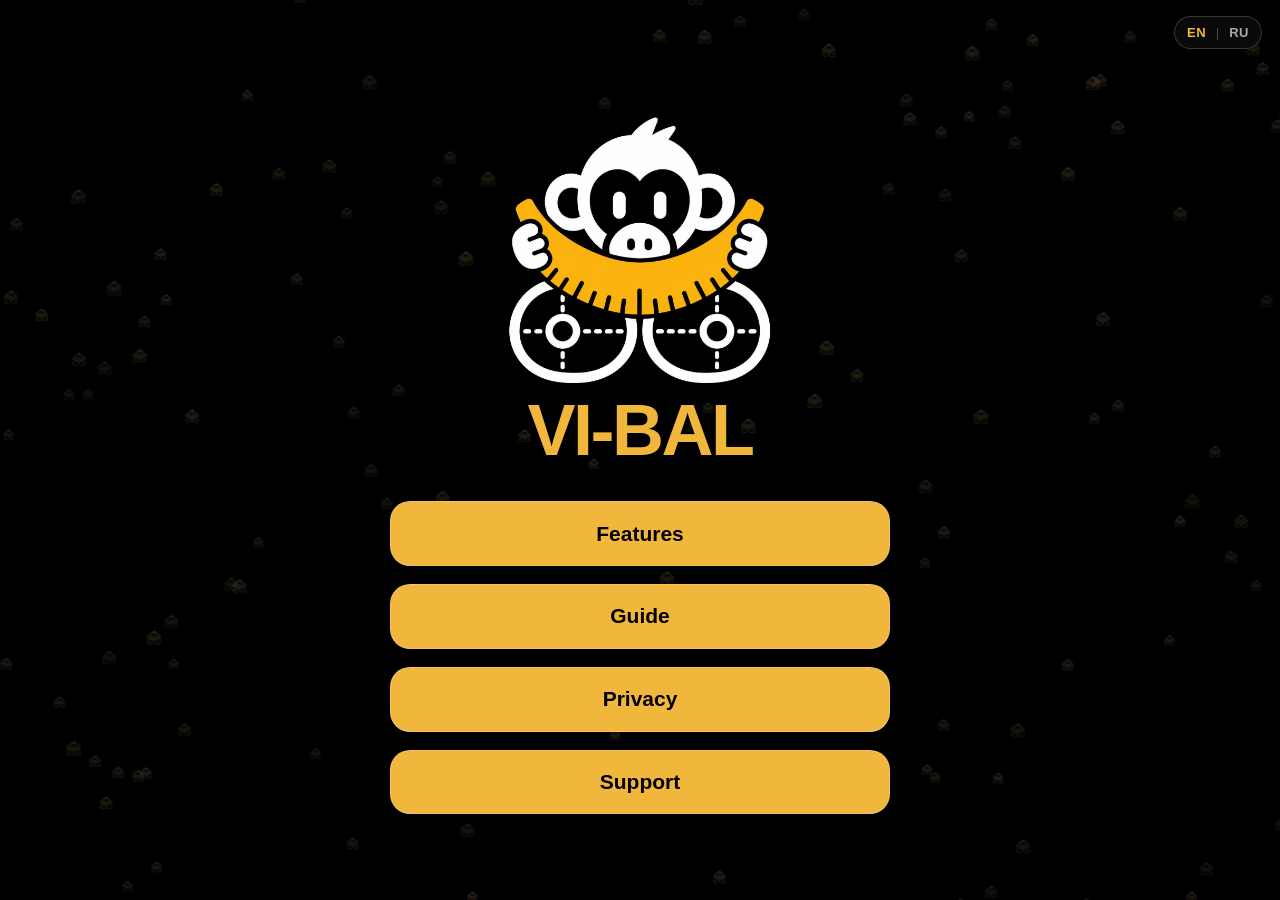
<file: index.html>
<!doctype html>
<html lang="en" data-current-lang="en">
<head>
  <meta charset="utf-8">
  <meta name="viewport" content="width=device-width, initial-scale=1, viewport-fit=cover">
  <meta name="theme-color" content="#000000">
  <meta name="description" content="VI-BAL">
  <title>VI-BAL</title>
  <link rel="icon" type="image/png" href="assets/favicon.png">
  <link rel="stylesheet" href="assets/style.css">
  <script src="assets/site.js" defer></script>
</head>
<body data-title-en="VI-BAL" data-title-ru="VI-BAL">
  <nav class="lang-switch" aria-label="Language">
    <button type="button" data-lang-button="en" aria-pressed="true">EN</button>
    <span class="divider" aria-hidden="true">|</span>
    <button type="button" data-lang-button="ru" aria-pressed="false">RU</button>
  </nav>

  <main class="home-page">
    <div class="home-stack">
      <div class="hero-brand">
        <img class="hero-logo" src="assets/MonkeyLogo.jpg" alt="VI-BAL logo">
        <h1 class="hero-title">VI-BAL</h1>
      </div>

      <a class="menu-button" data-route data-file-href="features/index.html" data-web-href="features/" href="features/index.html?lang=en">
        <span data-lang="en">Features</span><span data-lang="ru">Возможности</span>
      </a>
      <a class="menu-button" data-route data-file-href="guide/index.html" data-web-href="guide/" href="guide/index.html?lang=en">
        <span data-lang="en">Guide</span><span data-lang="ru">Инструкция</span>
      </a>
      <a class="menu-button" data-route data-file-href="privacy/index.html" data-web-href="privacy/" href="privacy/index.html?lang=en">
        <span data-lang="en">Privacy</span><span data-lang="ru">Конфиденциальность</span>
      </a>
      <a class="menu-button" data-route data-file-href="support/index.html" data-web-href="support/" href="support/index.html?lang=en">
        <span data-lang="en">Support</span><span data-lang="ru">Поддержка</span>
      </a>
    </div>
  </main>
</body>
</html>
</file>
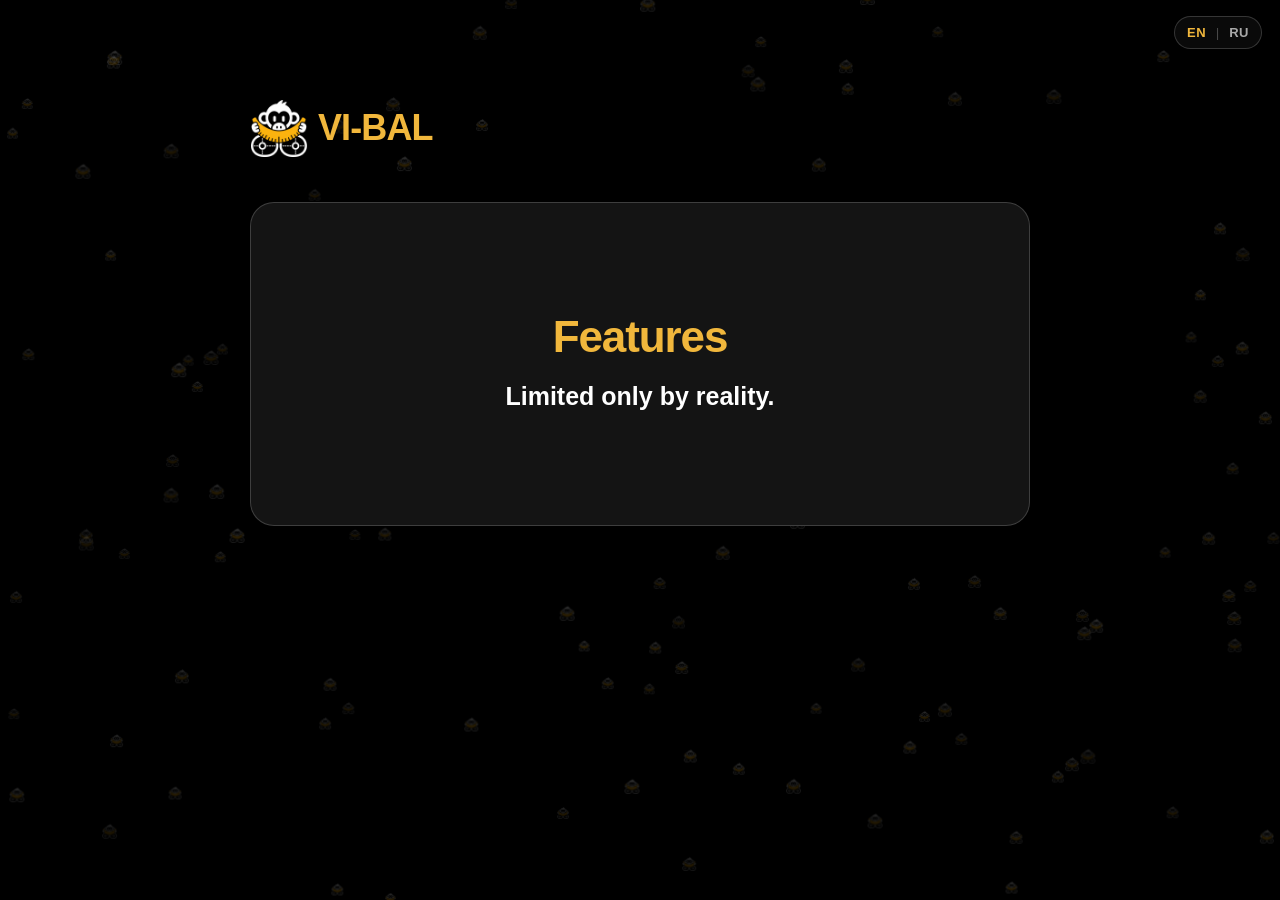
<file: features/index.html>
<!doctype html>
<html lang="en" data-current-lang="en">
<head>
  <meta charset="utf-8">
  <meta name="viewport" content="width=device-width, initial-scale=1, viewport-fit=cover">
  <meta name="theme-color" content="#000000">
  <title>Features — VI-BAL</title>
  <link rel="icon" type="image/png" href="../assets/favicon.png">
  <link rel="stylesheet" href="../assets/style.css">
  <script src="../assets/site.js" defer></script>
</head>
<body data-title-en="Features — VI-BAL" data-title-ru="Возможности — VI-BAL">
  <nav class="lang-switch" aria-label="Language">
    <button type="button" data-lang-button="en">EN</button><span class="divider">|</span><button type="button" data-lang-button="ru">RU</button>
  </nav>
  <main class="inner-page">
    <div class="inner-wrap">
      <a class="brand-home" data-route data-file-href="../index.html" data-web-href="../" href="../index.html?lang=en"><img src="../assets/MonkeyLogo.jpg" alt=""><span>VI-BAL</span></a>
      <section class="content-card centered">
        <div>
          <div data-lang="en"><h1 class="page-title">Features</h1><p class="page-lead">Limited only by reality.</p></div>
          <div data-lang="ru"><h1 class="page-title">Возможности</h1><p class="page-lead">Возможности ограничены реальностью.</p></div>
        </div>
      </section>
    </div>
  </main>
</body>
</html>
</file>
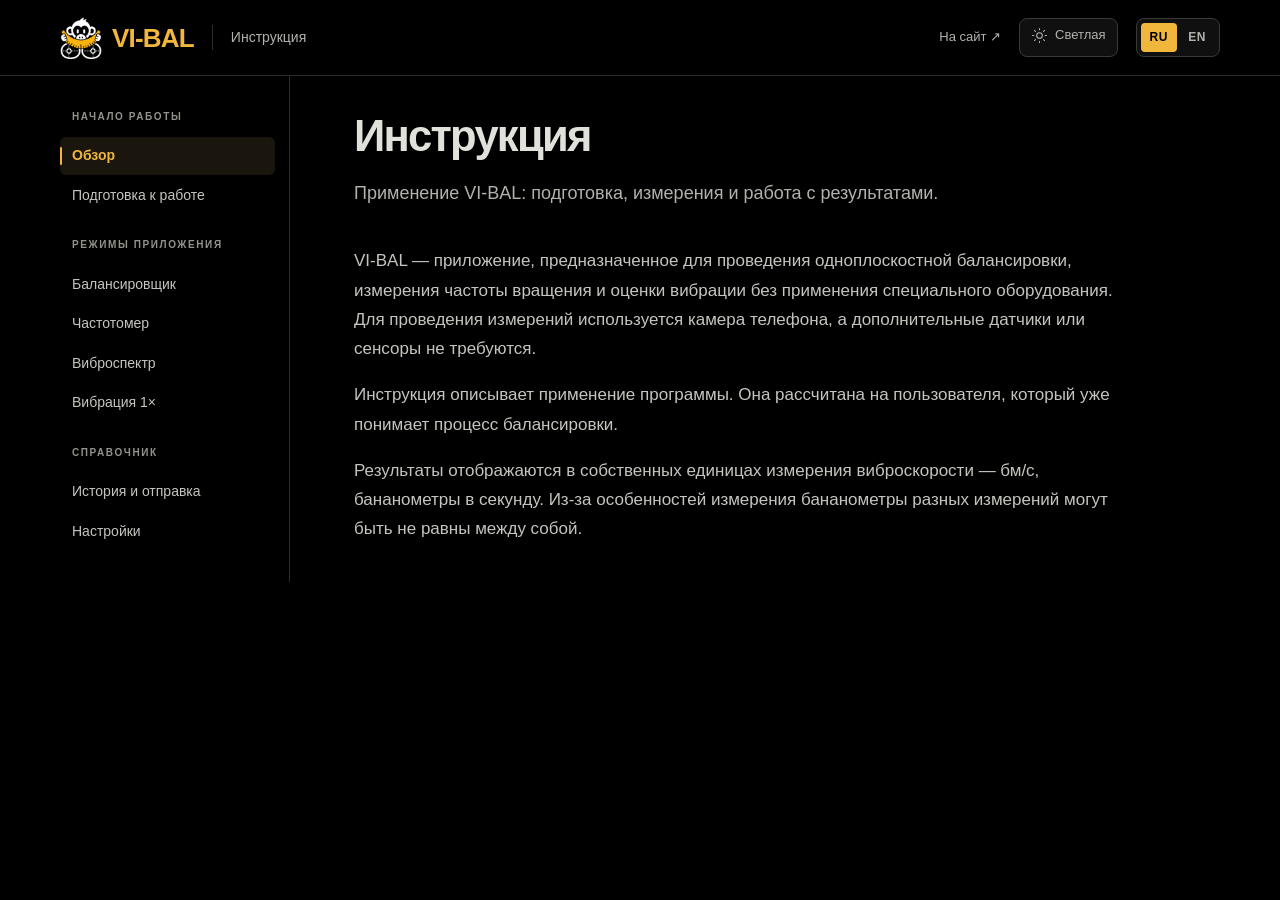
<file: guide/index.html>
<!doctype html>
<html lang="ru" data-language="ru" data-theme="dark">
<head>
<meta charset="utf-8"><meta name="viewport" content="width=device-width,initial-scale=1,viewport-fit=cover">
<meta name="theme-color" content="#000000">
<meta name="description" content="Применение VI-BAL: подготовка, измерения и работа с результатами.">
<title>Инструкция — VI-BAL</title>
<script>window.VIBAL_GUIDE = {languages: ["ru", "en"], defaultLanguage: "ru", themes: ["dark", "light"], defaultTheme: "dark"};
(function(){var c=window.VIBAL_GUIDE,p=new URLSearchParams(location.search),s=null,t=null;
try{s=localStorage.getItem("vibal-guide-language");t=localStorage.getItem("vibal-guide-theme");}catch(e){}
var l=c.languages.indexOf(p.get("lang"))>=0?p.get("lang"):(c.languages.indexOf(s)>=0?s:c.defaultLanguage);
var h=c.themes.indexOf(p.get("theme"))>=0?p.get("theme"):(c.themes.indexOf(t)>=0?t:c.defaultTheme);
var r=document.documentElement;r.setAttribute("lang",l);r.setAttribute("data-language",l);r.setAttribute("data-theme",h);})();</script>
<link rel="icon" type="image/png" href="assets/favicon.png">
<link rel="stylesheet" href="assets/guide.css">
<script src="assets/guide.js" defer></script>
</head>
<body data-page="index" data-title-ru="Инструкция — VI-BAL" data-title-en="User guide — VI-BAL">
<a class="skip-link" href="#main"><span data-lang="ru" lang="ru">К тексту инструкции</span><span data-lang="en" lang="en">Skip to guide text</span></a>
<noscript><p class="noscript">Для переключения языка, темы и мобильного меню нужен JavaScript. Русский текст доступен ниже.</p></noscript>
<header class="site-header"><div class="header-inner">
<a class="brand" href="index.html" aria-label="VI-BAL: инструкция" data-label-ru="VI-BAL: инструкция" data-label-en="VI-BAL: user guide"><img src="assets/MonkeyLogo.jpg" alt="" width="42" height="42"><span class="brand-word">VI-BAL</span><span class="header-name"><span data-lang="ru" lang="ru">Инструкция</span><span data-lang="en" lang="en">User guide</span></span></a>
<div class="header-actions">
<a href="https://vi-bal.com/" data-website target="_blank" rel="noopener noreferrer" class="site-link"><span data-lang="ru" lang="ru">На сайт ↗</span><span data-lang="en" lang="en">Website ↗</span></a>
<button type="button" id="theme-toggle" class="theme-toggle" aria-label="Включить светлую тему" title="Включить светлую тему"><span class="theme-action-light"><svg viewBox="0 0 24 24" width="17" height="17" fill="none" stroke="currentColor" stroke-width="1.5" stroke-linecap="round" aria-hidden="true"><circle cx="12" cy="12" r="4"/><path d="M12 2v2m0 16v2M2 12h2m16 0h2M4.9 4.9l1.4 1.4m11.4 11.4 1.4 1.4M4.9 19.1l1.4-1.4M17.7 6.3l1.4-1.4"/></svg><span data-lang="ru" lang="ru">Светлая</span><span data-lang="en" lang="en">Light</span></span><span class="theme-action-dark"><svg viewBox="0 0 24 24" width="17" height="17" fill="none" stroke="currentColor" stroke-width="1.5" stroke-linecap="round" stroke-linejoin="round" aria-hidden="true"><path d="M20 14.1A8.3 8.3 0 0 1 9.9 4 8.3 8.3 0 1 0 20 14.1Z"/></svg><span data-lang="ru" lang="ru">Тёмная</span><span data-lang="en" lang="en">Dark</span></span></button>
<div class="lang-switch" role="group" aria-label="Язык инструкции" data-label-ru="Язык инструкции" data-label-en="Guide language"><button type="button" data-language-button="ru" aria-pressed="true" lang="ru">RU</button><button type="button" data-language-button="en" aria-pressed="false" lang="en">EN</button></div>
</div></div></header>
<button type="button" id="menu-toggle" class="mobile-nav-toggle" aria-controls="contents" aria-expanded="false"><span data-lang="ru" lang="ru">Содержание инструкции</span><span data-lang="en" lang="en">Guide contents</span><span class="menu-indicator" aria-hidden="true">⌄</span></button>
<div class="layout"><nav id="contents" class="sidebar" aria-label="Содержание" data-label-ru="Содержание" data-label-en="Contents"><div class="nav-group"><p class="sidebar-title"><span data-lang="ru" lang="ru">Начало работы</span><span data-lang="en" lang="en">Getting started</span></p><a class="chapter-link" href="index.html" aria-current="page"><span data-lang="ru" lang="ru">Обзор</span><span data-lang="en" lang="en">Overview</span></a><a class="chapter-link" href="preparation.html"><span data-lang="ru" lang="ru">Подготовка к работе</span><span data-lang="en" lang="en">Getting started</span></a></div><div class="nav-group"><p class="sidebar-title"><span data-lang="ru" lang="ru">Режимы приложения</span><span data-lang="en" lang="en">App modes</span></p><a class="chapter-link" href="balancer.html"><span data-lang="ru" lang="ru">Балансировщик</span><span data-lang="en" lang="en">Balancer</span></a><a class="chapter-link" href="frequency-meter.html"><span data-lang="ru" lang="ru">Частотомер</span><span data-lang="en" lang="en">Frequency Meter</span></a><a class="chapter-link" href="vibration-spectrum.html"><span data-lang="ru" lang="ru">Виброспектр</span><span data-lang="en" lang="en">Vibration Spectrum</span></a><a class="chapter-link" href="vibration-1x.html"><span data-lang="ru" lang="ru">Вибрация 1×</span><span data-lang="en" lang="en">1× Vibration</span></a></div><div class="nav-group"><p class="sidebar-title"><span data-lang="ru" lang="ru">Справочник</span><span data-lang="en" lang="en">Reference</span></p><a class="chapter-link" href="history.html"><span data-lang="ru" lang="ru">История и отправка</span><span data-lang="en" lang="en">History and sharing</span></a><a class="chapter-link" href="settings.html"><span data-lang="ru" lang="ru">Настройки</span><span data-lang="en" lang="en">Settings</span></a></div></nav>
<main id="main" class="main"><header class="page-header"><h1><span data-lang="ru" lang="ru">Инструкция</span><span data-lang="en" lang="en">User guide</span></h1><p class="page-description"><span data-lang="ru" lang="ru">Применение VI-BAL: подготовка, измерения и работа с результатами.</span><span data-lang="en" lang="en">Using VI-BAL: preparation, measurements and results.</span></p></header>
<div class="home-intro"><p><span data-lang="ru" lang="ru">VI-BAL — приложение, предназначенное для проведения одноплоскостной балансировки, измерения частоты вращения и оценки вибрации без применения специального оборудования. Для проведения измерений используется камера телефона, а дополнительные датчики или сенсоры не требуются.</span><span data-lang="en" lang="en">VI-BAL is an app for performing single-plane balancing, measuring rotational frequency and assessing vibration without specialist equipment. Measurements use the phone’s camera; no additional sensors are required.</span></p><p><span data-lang="ru" lang="ru">Инструкция описывает применение программы. Она рассчитана на пользователя, который уже понимает процесс балансировки.</span><span data-lang="en" lang="en">This guide explains how to use the app. It assumes that the user already understands the balancing process.</span></p><p><span data-lang="ru" lang="ru">Результаты отображаются в собственных единицах измерения виброскорости — бм/с, бананометры в секунду. Из-за особенностей измерения бананометры разных измерений могут быть не равны между собой.</span><span data-lang="en" lang="en">Results are displayed in the app’s own units of vibration velocity — bm/s, bananometers per second. Because of the way measurements are made, a bananometer in one measurement may not represent the same value as in another.</span></p></div>

</main></div>
</body></html>
</file>
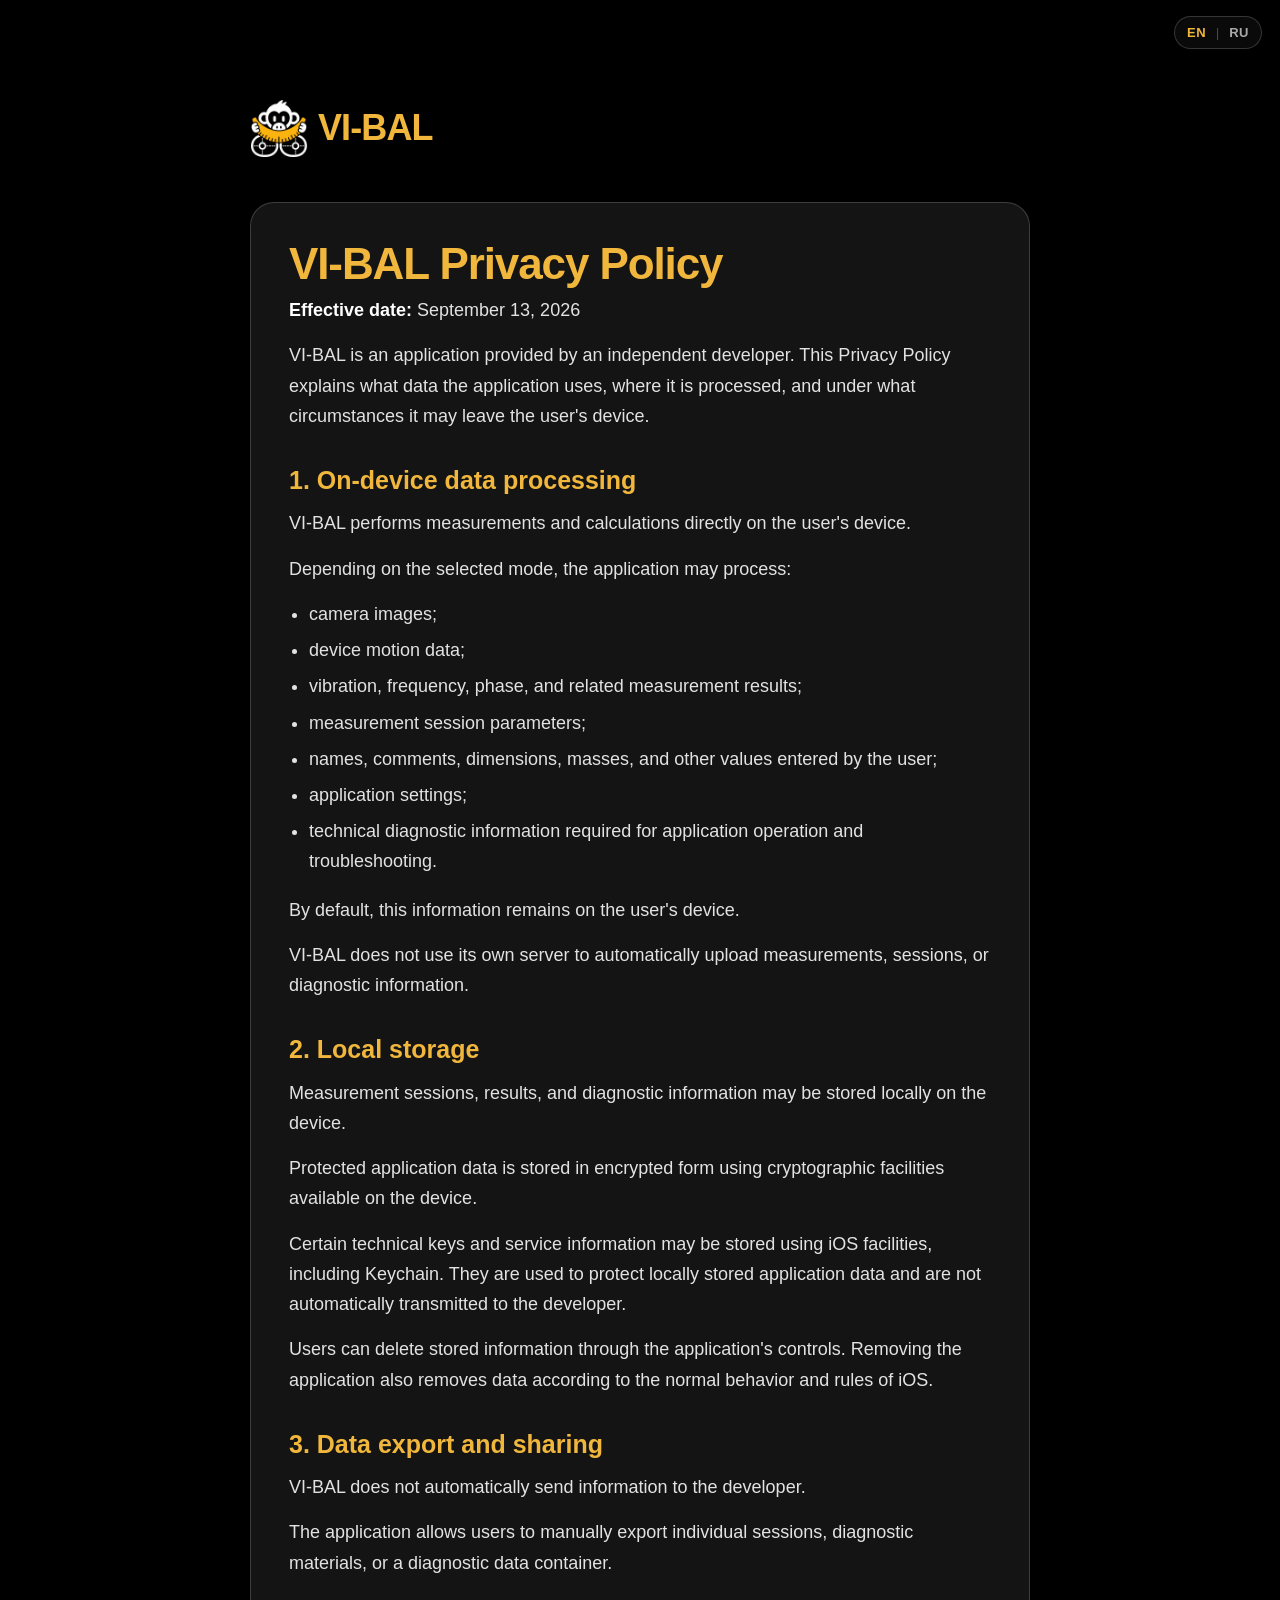
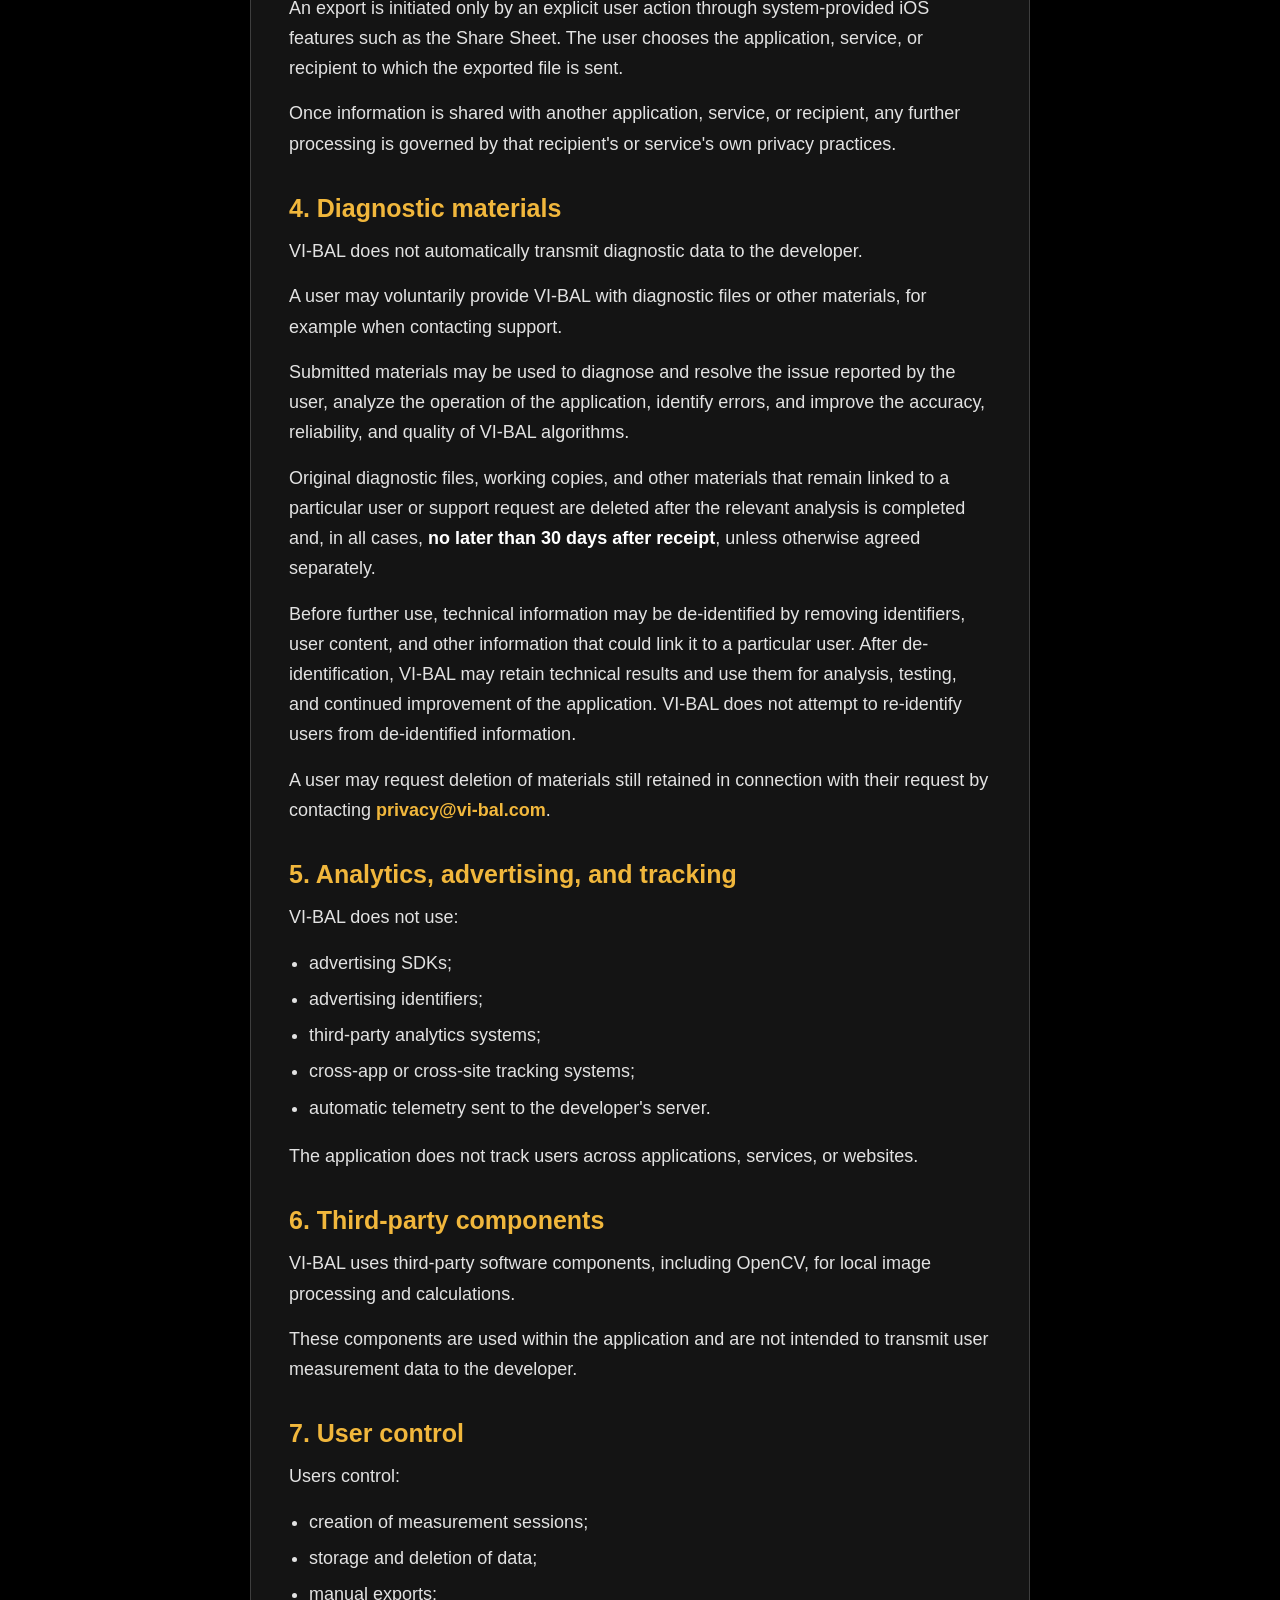
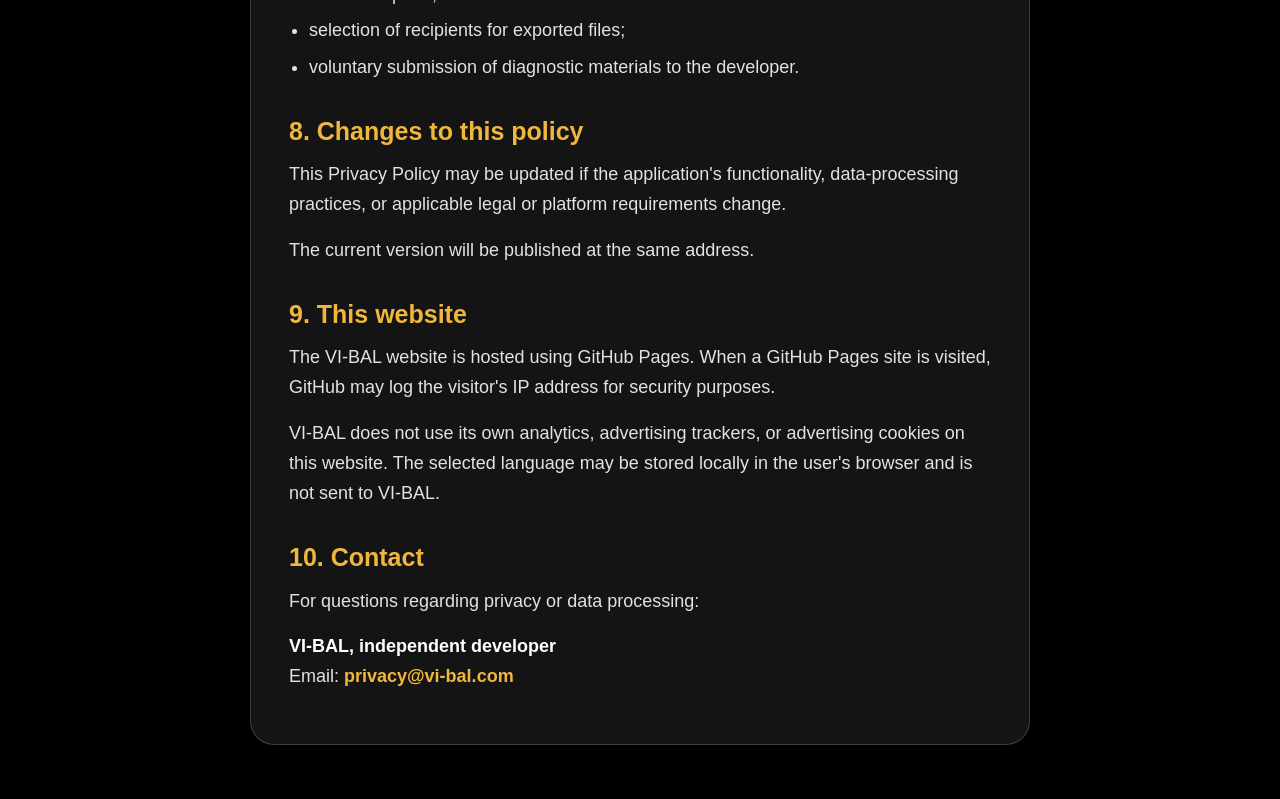
<file: privacy/index.html>
<!doctype html>
<html lang="en" data-current-lang="en">
<head>
  <meta charset="utf-8">
  <meta name="viewport" content="width=device-width, initial-scale=1, viewport-fit=cover">
  <meta name="theme-color" content="#000000">
  <meta name="description" content="VI-BAL Privacy Policy">
  <title>Privacy Policy — VI-BAL</title>
  <link rel="icon" type="image/png" href="../assets/favicon.png">
  <link rel="stylesheet" href="../assets/style.css">
  <script src="../assets/site.js" defer></script>
</head>
<body data-title-en="Privacy Policy — VI-BAL" data-title-ru="Политика конфиденциальности — VI-BAL">
  <nav class="lang-switch" aria-label="Language">
    <button type="button" data-lang-button="en">EN</button><span class="divider">|</span><button type="button" data-lang-button="ru">RU</button>
  </nav>
  <main class="inner-page">
    <div class="inner-wrap">
      <a class="brand-home" data-route data-file-href="../index.html" data-web-href="../" href="../index.html?lang=en"><img src="../assets/MonkeyLogo.jpg" alt=""><span>VI-BAL</span></a>

      <article class="content-card policy-card" data-lang="en">
        <h1 class="page-title">VI-BAL Privacy Policy</h1>
        <p class="policy-meta"><strong>Effective date:</strong> September 13, 2026</p>
        <p>VI-BAL is an application provided by an independent developer. This Privacy Policy explains what data the application uses, where it is processed, and under what circumstances it may leave the user's device.</p>

        <h2>1. On-device data processing</h2>
        <p>VI-BAL performs measurements and calculations directly on the user's device.</p>
        <p>Depending on the selected mode, the application may process:</p>
        <ul>
          <li>camera images;</li><li>device motion data;</li><li>vibration, frequency, phase, and related measurement results;</li><li>measurement session parameters;</li><li>names, comments, dimensions, masses, and other values entered by the user;</li><li>application settings;</li><li>technical diagnostic information required for application operation and troubleshooting.</li>
        </ul>
        <p>By default, this information remains on the user's device.</p>
        <p>VI-BAL does not use its own server to automatically upload measurements, sessions, or diagnostic information.</p>

        <h2>2. Local storage</h2>
        <p>Measurement sessions, results, and diagnostic information may be stored locally on the device.</p>
        <p>Protected application data is stored in encrypted form using cryptographic facilities available on the device.</p>
        <p>Certain technical keys and service information may be stored using iOS facilities, including Keychain. They are used to protect locally stored application data and are not automatically transmitted to the developer.</p>
        <p>Users can delete stored information through the application's controls. Removing the application also removes data according to the normal behavior and rules of iOS.</p>

        <h2>3. Data export and sharing</h2>
        <p>VI-BAL does not automatically send information to the developer.</p>
        <p>The application allows users to manually export individual sessions, diagnostic materials, or a diagnostic data container.</p>
        <p>An export is initiated only by an explicit user action through system-provided iOS features such as the Share Sheet. The user chooses the application, service, or recipient to which the exported file is sent.</p>
        <p>Once information is shared with another application, service, or recipient, any further processing is governed by that recipient's or service's own privacy practices.</p>

        <h2>4. Diagnostic materials</h2>
        <p>VI-BAL does not automatically transmit diagnostic data to the developer.</p>
        <p>A user may voluntarily provide VI-BAL with diagnostic files or other materials, for example when contacting support.</p>
        <p>Submitted materials may be used to diagnose and resolve the issue reported by the user, analyze the operation of the application, identify errors, and improve the accuracy, reliability, and quality of VI-BAL algorithms.</p>
        <p>Original diagnostic files, working copies, and other materials that remain linked to a particular user or support request are deleted after the relevant analysis is completed and, in all cases, <strong>no later than 30 days after receipt</strong>, unless otherwise agreed separately.</p>
        <p>Before further use, technical information may be de-identified by removing identifiers, user content, and other information that could link it to a particular user. After de-identification, VI-BAL may retain technical results and use them for analysis, testing, and continued improvement of the application. VI-BAL does not attempt to re-identify users from de-identified information.</p>
        <p>A user may request deletion of materials still retained in connection with their request by contacting <a class="policy-email" href="mailto:privacy@vi-bal.com">privacy@vi-bal.com</a>.</p>

        <h2>5. Analytics, advertising, and tracking</h2>
        <p>VI-BAL does not use:</p>
        <ul>
          <li>advertising SDKs;</li><li>advertising identifiers;</li><li>third-party analytics systems;</li><li>cross-app or cross-site tracking systems;</li><li>automatic telemetry sent to the developer's server.</li>
        </ul>
        <p>The application does not track users across applications, services, or websites.</p>

        <h2>6. Third-party components</h2>
        <p>VI-BAL uses third-party software components, including OpenCV, for local image processing and calculations.</p>
        <p>These components are used within the application and are not intended to transmit user measurement data to the developer.</p>

        <h2>7. User control</h2>
        <p>Users control:</p>
        <ul>
          <li>creation of measurement sessions;</li><li>storage and deletion of data;</li><li>manual exports;</li><li>selection of recipients for exported files;</li><li>voluntary submission of diagnostic materials to the developer.</li>
        </ul>

        <h2>8. Changes to this policy</h2>
        <p>This Privacy Policy may be updated if the application's functionality, data-processing practices, or applicable legal or platform requirements change.</p>
        <p>The current version will be published at the same address.</p>

        <h2>9. This website</h2>
        <p>The VI-BAL website is hosted using GitHub Pages. When a GitHub Pages site is visited, GitHub may log the visitor's IP address for security purposes.</p>
        <p>VI-BAL does not use its own analytics, advertising trackers, or advertising cookies on this website. The selected language may be stored locally in the user's browser and is not sent to VI-BAL.</p>

        <h2>10. Contact</h2>
        <p>For questions regarding privacy or data processing:</p>
        <p><strong>VI-BAL, independent developer</strong><br>Email: <a class="policy-email" href="mailto:privacy@vi-bal.com">privacy@vi-bal.com</a></p>
      </article>

      <article class="content-card policy-card" data-lang="ru">
        <h1 class="page-title">Политика конфиденциальности VI-BAL</h1>
        <p class="policy-meta"><strong>Дата вступления в силу:</strong> 13 сентября 2026 г.</p>
        <p>VI-BAL — приложение независимого разработчика. Настоящая Политика конфиденциальности описывает, какие данные приложение использует, где они обрабатываются и в каких случаях они могут быть переданы за пределы устройства пользователя.</p>

        <h2>1. Обработка данных на устройстве</h2>
        <p>VI-BAL выполняет измерения и расчёты непосредственно на устройстве пользователя.</p>
        <p>В зависимости от используемого режима приложение может обрабатывать:</p>
        <ul>
          <li>изображения с камеры;</li><li>данные движения устройства;</li><li>результаты измерений вибрации, частоты, фазы и других связанных величин;</li><li>параметры измерительных сессий;</li><li>введённые пользователем названия, комментарии, размеры, массы и другие параметры;</li><li>настройки приложения;</li><li>техническую диагностическую информацию, необходимую для работы приложения и поиска неисправностей.</li>
        </ul>
        <p>Эти данные по умолчанию остаются на устройстве пользователя.</p>
        <p>VI-BAL не использует собственный сервер для автоматической загрузки измерений, сессий или диагностических данных.</p>

        <h2>2. Хранение данных</h2>
        <p>Измерительные сессии, результаты и диагностические данные могут сохраняться локально на устройстве.</p>
        <p>Защищённые данные приложения хранятся в зашифрованном виде с использованием средств шифрования, доступных на устройстве.</p>
        <p>Некоторые технические ключи и служебные данные могут храниться средствами iOS, включая Keychain. Они используются для защиты локальных данных приложения и автоматически разработчику не передаются.</p>
        <p>Пользователь может удалить сохранённые данные средствами приложения. Удаление самого приложения также удаляет данные в соответствии с правилами и поведением iOS.</p>

        <h2>3. Передача и экспорт данных</h2>
        <p>VI-BAL не отправляет данные разработчику автоматически.</p>
        <p>Приложение позволяет пользователю вручную экспортировать отдельные сессии, диагностические материалы или контейнер данных.</p>
        <p>Экспорт выполняется только после явного действия пользователя через системные средства iOS, например Share Sheet. Пользователь самостоятельно выбирает приложение, сервис или получателя, которому передаются данные.</p>
        <p>После передачи файла стороннему приложению или сервису дальнейшая обработка данных регулируется политикой конфиденциальности соответствующего получателя или сервиса.</p>

        <h2>4. Диагностические материалы</h2>
        <p>VI-BAL не передаёт диагностические данные разработчику автоматически.</p>
        <p>Пользователь может по собственной инициативе предоставить VI-BAL диагностические файлы или другие материалы, например при обращении в поддержку.</p>
        <p>Предоставленные материалы могут использоваться для диагностики и решения указанной пользователем проблемы, анализа работы приложения, выявления ошибок, а также для повышения точности, надёжности и качества алгоритмов VI-BAL.</p>
        <p>Исходные диагностические файлы, их рабочие копии и другие материалы, сохраняющие связь с конкретным пользователем или его обращением, удаляются после завершения соответствующего анализа, но <strong>не позднее 30 дней с момента получения</strong>, если отдельно не согласовано иное.</p>
        <p>До дальнейшего использования техническая информация может быть обезличена путём удаления идентификаторов, пользовательского содержимого и других данных, позволяющих связать её с конкретным пользователем. После обезличивания VI-BAL может сохранять технические результаты и использовать их для анализа, тестирования и дальнейшего улучшения приложения. VI-BAL не предпринимает попыток восстановить личность пользователя по обезличенным данным.</p>
        <p>Пользователь может запросить удаление ещё сохраняющихся материалов, связанных с его обращением, по адресу <a class="policy-email" href="mailto:privacy@vi-bal.com">privacy@vi-bal.com</a>.</p>

        <h2>5. Аналитика, реклама и отслеживание</h2>
        <p>VI-BAL не использует:</p>
        <ul>
          <li>рекламные SDK;</li><li>рекламные идентификаторы;</li><li>сторонние аналитические системы;</li><li>системы пользовательского отслеживания;</li><li>автоматическую телеметрию на сервер разработчика.</li>
        </ul>
        <p>Приложение не используется для отслеживания пользователя между приложениями, сервисами или сайтами.</p>

        <h2>6. Сторонние компоненты</h2>
        <p>VI-BAL использует сторонние программные компоненты, включая OpenCV, для локальной обработки изображений и расчётов.</p>
        <p>Эти компоненты используются внутри приложения и сами по себе не предназначены для отправки пользовательских измерительных данных разработчику.</p>

        <h2>7. Контроль пользователя над данными</h2>
        <p>Пользователь контролирует:</p>
        <ul>
          <li>создание измерительных сессий;</li><li>сохранение и удаление данных;</li><li>ручной экспорт;</li><li>выбор получателя экспортируемых файлов;</li><li>добровольную отправку диагностических материалов разработчику.</li>
        </ul>

        <h2>8. Изменения политики</h2>
        <p>Эта Политика конфиденциальности может обновляться при изменении функциональности приложения, способов обработки данных или требований законодательства и платформы.</p>
        <p>Актуальная версия будет опубликована по тому же адресу.</p>

        <h2>9. Этот сайт</h2>
        <p>Сайт VI-BAL размещается с использованием GitHub Pages. При посещении сайта GitHub может регистрировать IP-адрес посетителя в целях безопасности.</p>
        <p>VI-BAL не использует на сайте собственную аналитику, рекламные трекеры или рекламные cookie. Выбранный язык может сохраняться локально в браузере пользователя и не отправляется VI-BAL.</p>

        <h2>10. Контакты</h2>
        <p>По вопросам конфиденциальности и обработки данных:</p>
        <p><strong>VI-BAL, независимый разработчик</strong><br>Email: <a class="policy-email" href="mailto:privacy@vi-bal.com">privacy@vi-bal.com</a></p>
      </article>
    </div>
  </main>
</body>
</html>
</file>
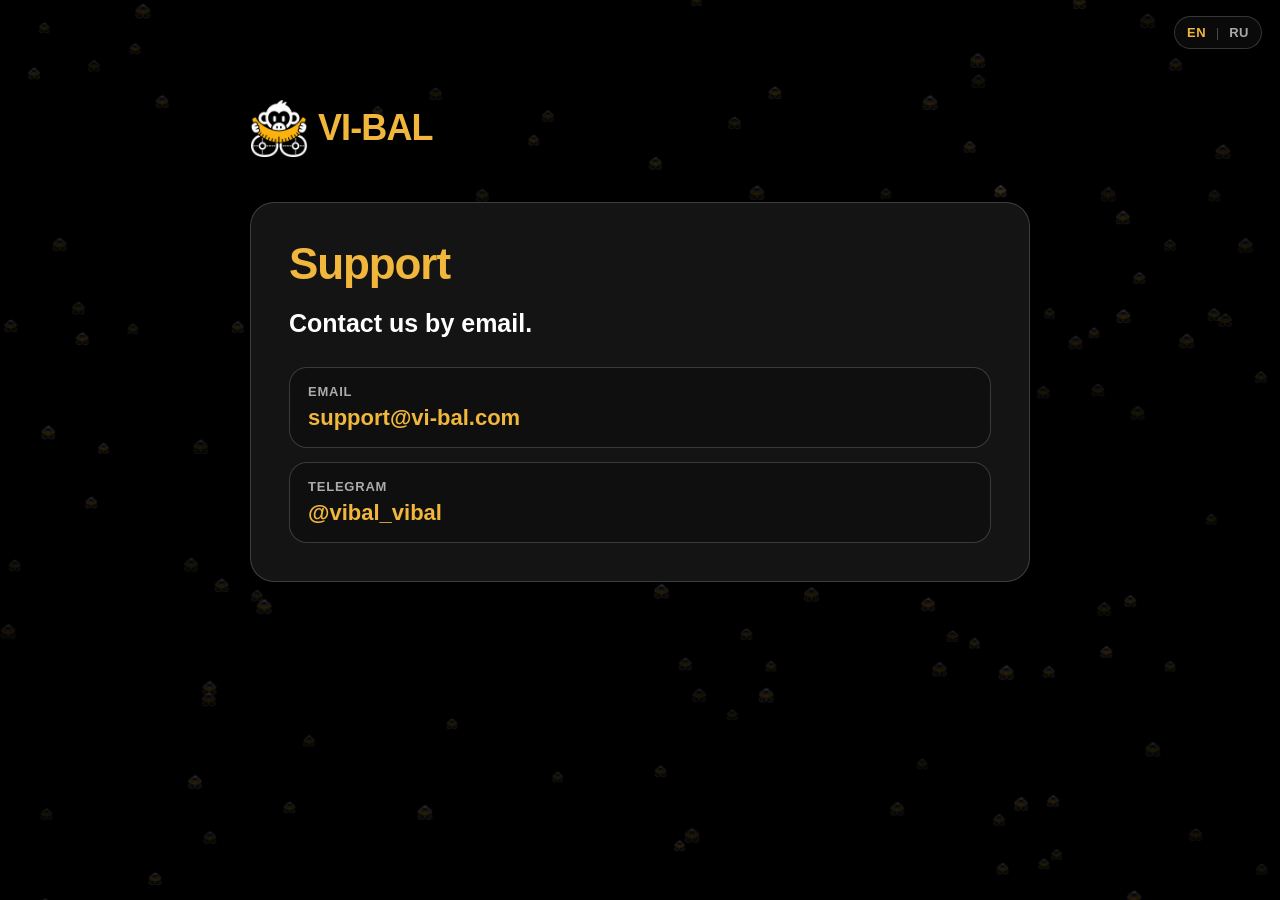
<file: support/index.html>
<!doctype html>
<html lang="en" data-current-lang="en">
<head>
  <meta charset="utf-8">
  <meta name="viewport" content="width=device-width, initial-scale=1, viewport-fit=cover">
  <meta name="theme-color" content="#000000">
  <title>Support — VI-BAL</title>
  <link rel="icon" type="image/png" href="../assets/favicon.png">
  <link rel="stylesheet" href="../assets/style.css">
  <script src="../assets/site.js" defer></script>
</head>
<body data-title-en="Support — VI-BAL" data-title-ru="Поддержка — VI-BAL">
  <nav class="lang-switch" aria-label="Language">
    <button type="button" data-lang-button="en">EN</button><span class="divider">|</span><button type="button" data-lang-button="ru">RU</button>
  </nav>
  <main class="inner-page">
    <div class="inner-wrap">
      <a class="brand-home" data-route data-file-href="../index.html" data-web-href="../" href="../index.html?lang=en"><img src="../assets/MonkeyLogo.jpg" alt=""><span>VI-BAL</span></a>
      <section class="content-card support-card">
        <div data-lang="en">
          <h1 class="page-title">Support</h1>
          <p class="page-lead">Contact us by email.</p>
        </div>
        <div data-lang="ru">
          <h1 class="page-title">Поддержка</h1>
          <p class="page-lead">Свяжитесь с нами по электронной почте.</p>
        </div>
        <div class="contact-block">
          <div class="contact-item">
            <span class="contact-label">Email</span>
            <a class="contact-value" href="mailto:support@vi-bal.com">support@vi-bal.com</a>
          </div>
          <div class="contact-item">
            <span class="contact-label">Telegram</span>
            <a class="contact-value" href="https://t.me/vibal_vibal" target="_blank" rel="noopener noreferrer">@vibal_vibal</a>
          </div>
        </div>
      </section>
    </div>
  </main>
</body>
</html>
</file>
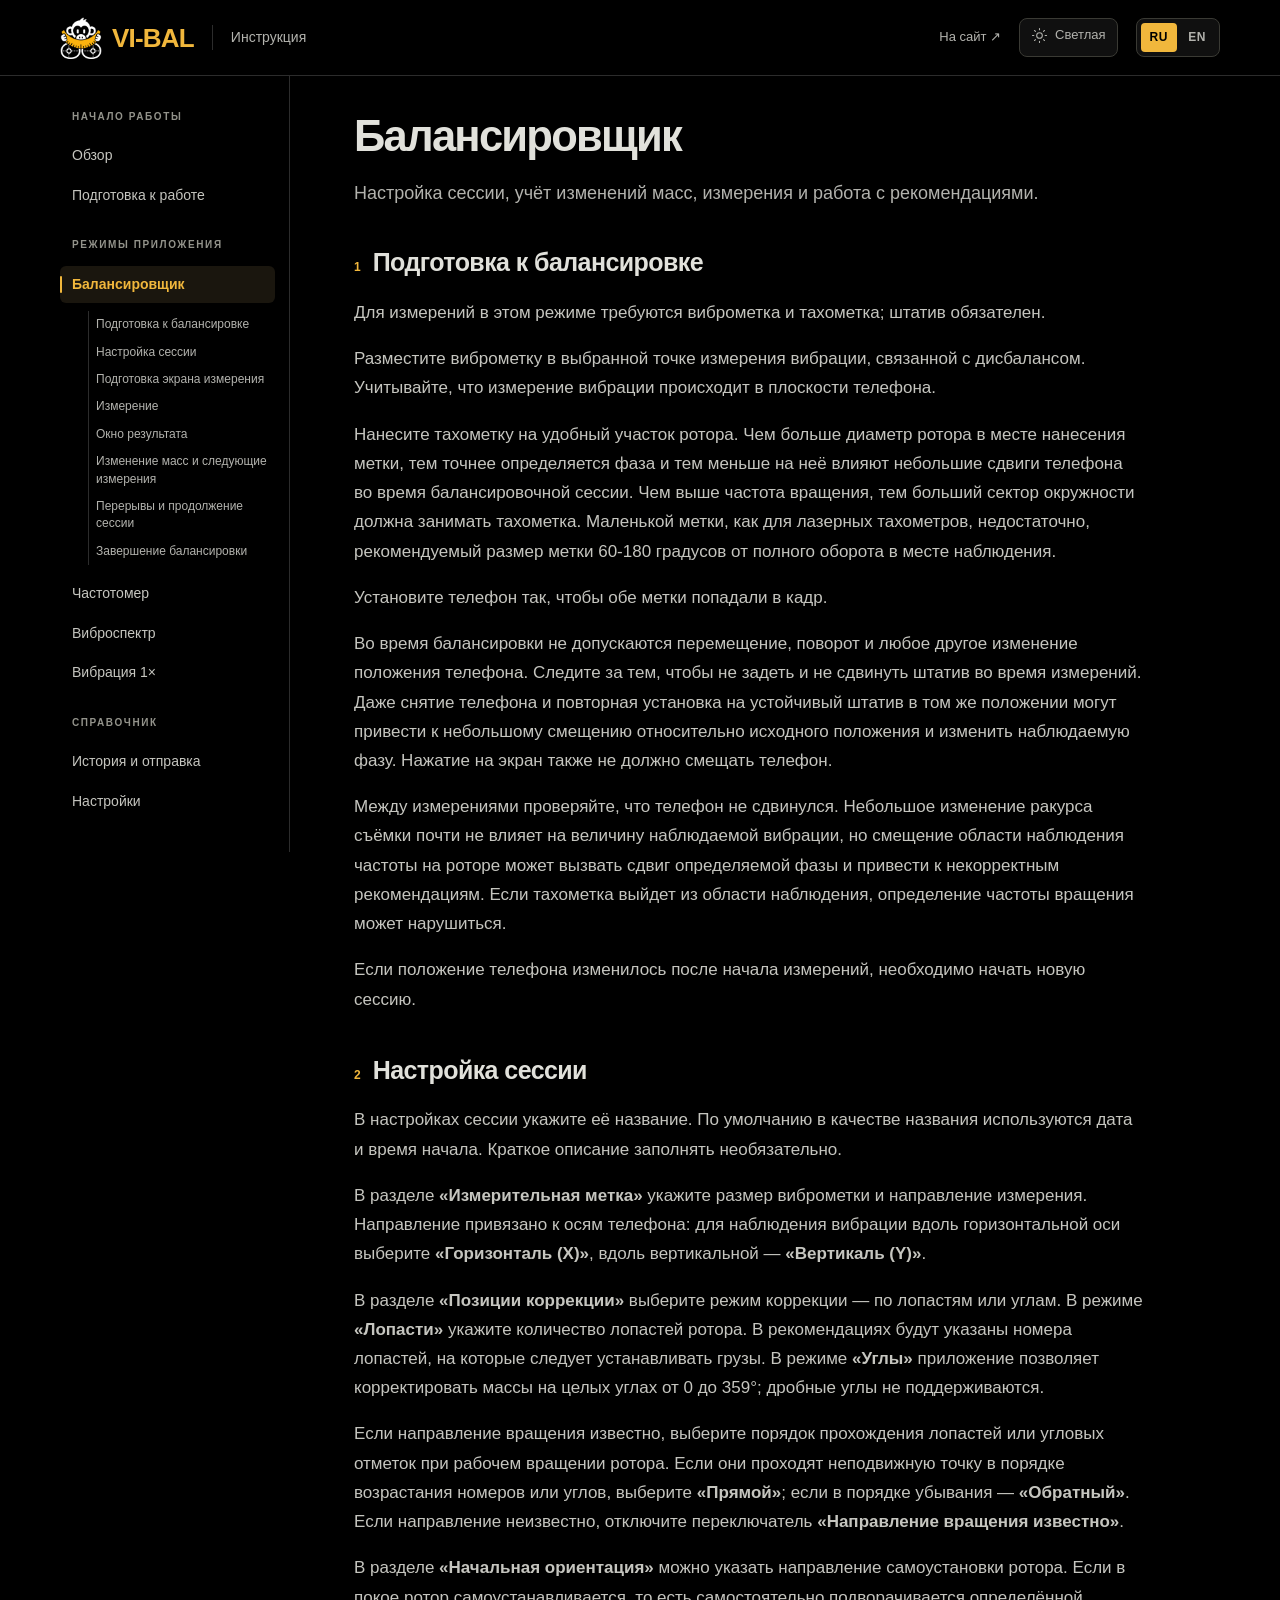
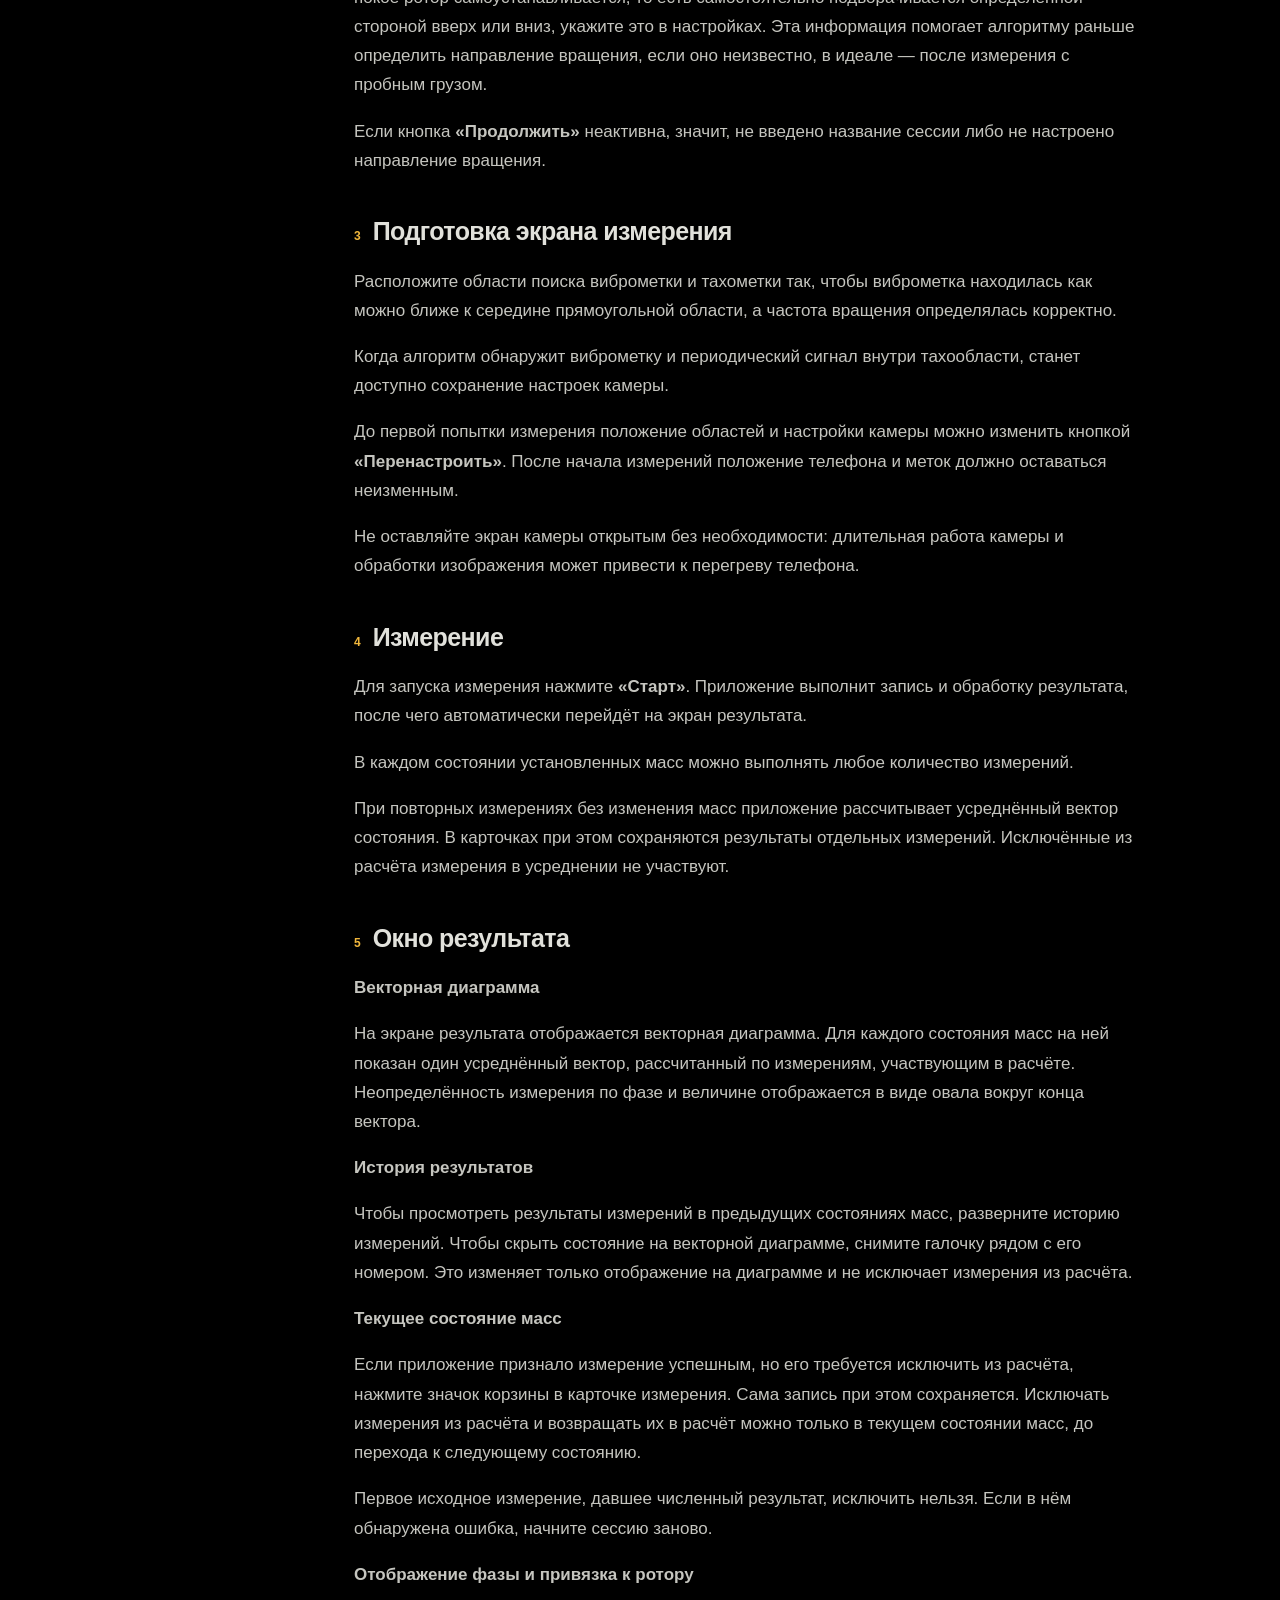
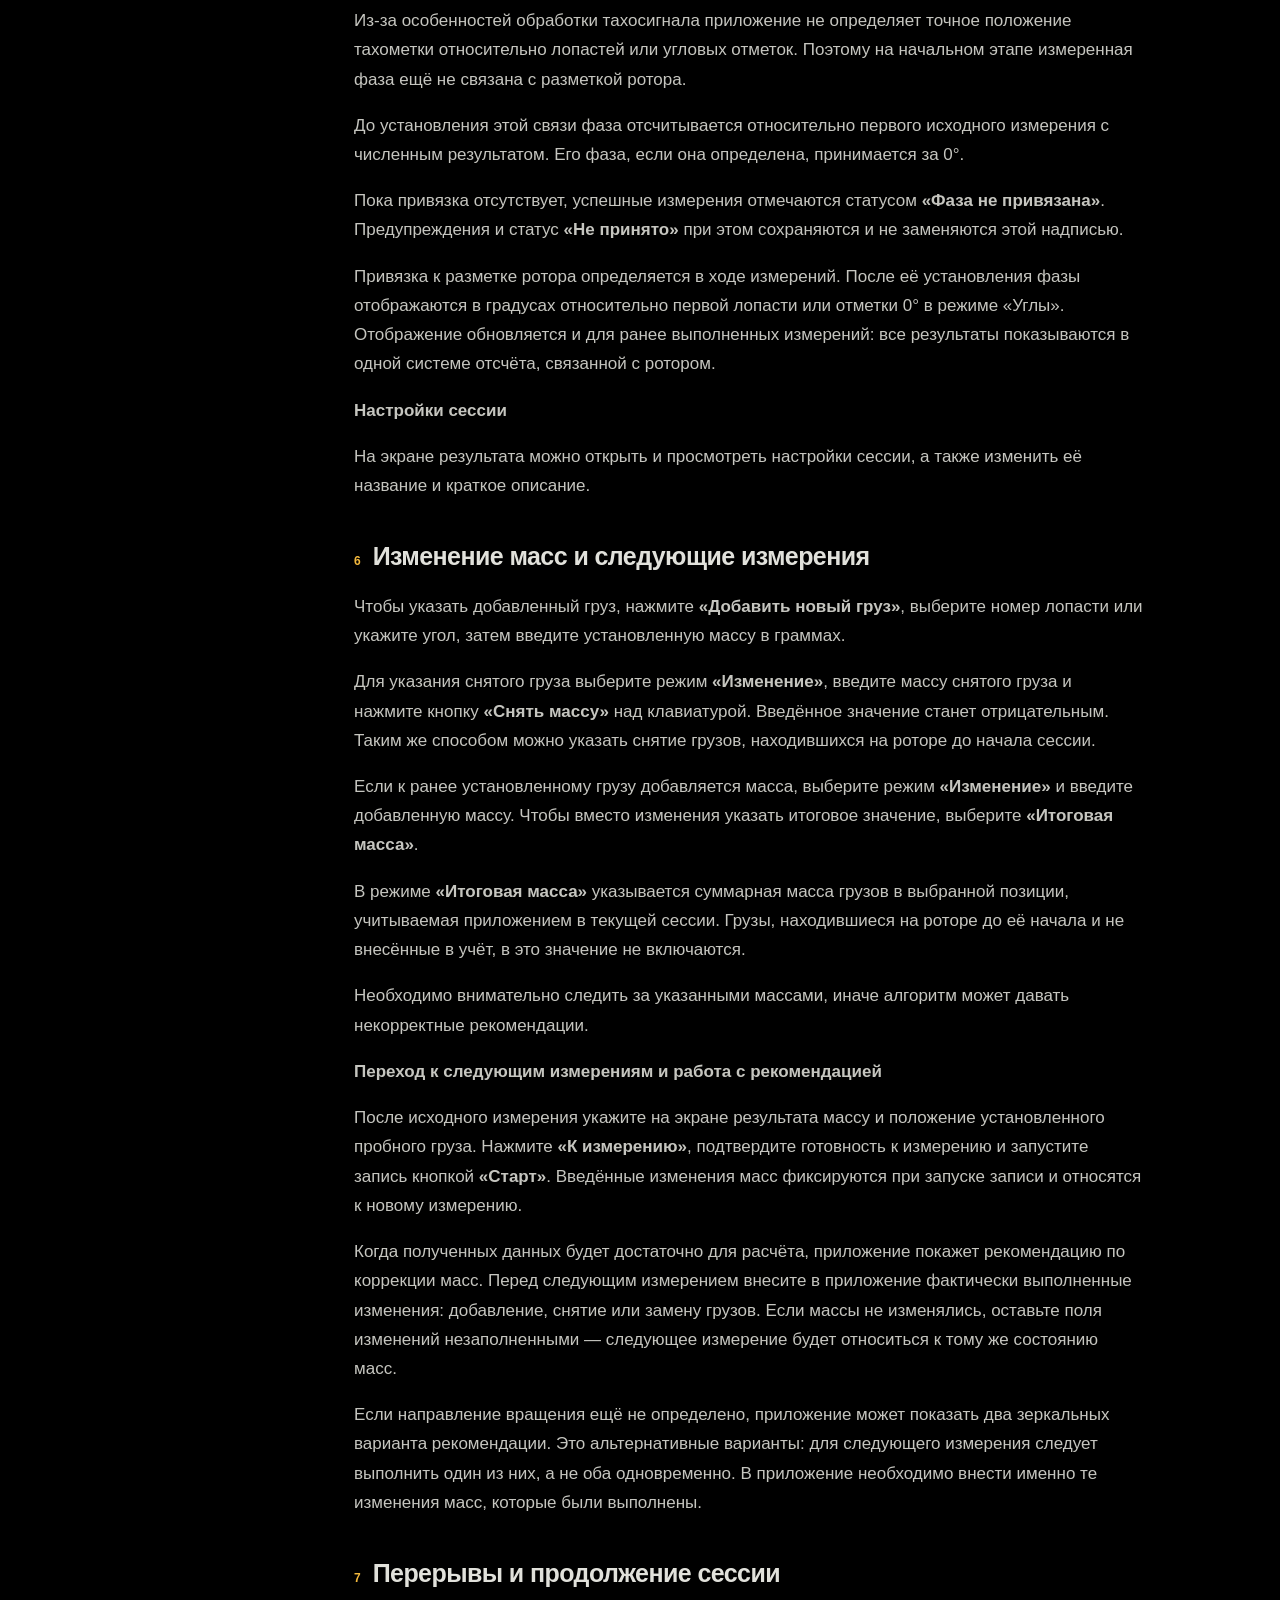
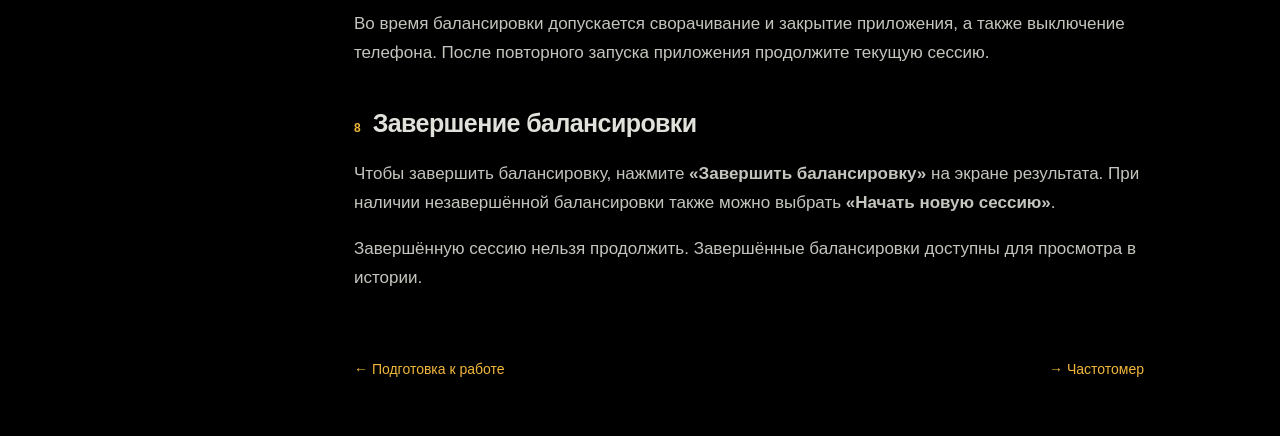
<file: guide/balancer.html>
<!doctype html>
<html lang="ru" data-language="ru" data-theme="dark">
<head>
<meta charset="utf-8"><meta name="viewport" content="width=device-width,initial-scale=1,viewport-fit=cover">
<meta name="theme-color" content="#000000">
<meta name="description" content="Настройка сессии, учёт изменений масс, измерения и работа с рекомендациями.">
<title>Балансировщик — VI-BAL</title>
<script>window.VIBAL_GUIDE = {languages: ["ru", "en"], defaultLanguage: "ru", themes: ["dark", "light"], defaultTheme: "dark"};
(function(){var c=window.VIBAL_GUIDE,p=new URLSearchParams(location.search),s=null,t=null;
try{s=localStorage.getItem("vibal-guide-language");t=localStorage.getItem("vibal-guide-theme");}catch(e){}
var l=c.languages.indexOf(p.get("lang"))>=0?p.get("lang"):(c.languages.indexOf(s)>=0?s:c.defaultLanguage);
var h=c.themes.indexOf(p.get("theme"))>=0?p.get("theme"):(c.themes.indexOf(t)>=0?t:c.defaultTheme);
var r=document.documentElement;r.setAttribute("lang",l);r.setAttribute("data-language",l);r.setAttribute("data-theme",h);})();</script>
<link rel="icon" type="image/png" href="assets/favicon.png">
<link rel="stylesheet" href="assets/guide.css">
<script src="assets/guide.js" defer></script>
</head>
<body data-page="balancer" data-title-ru="Балансировщик — VI-BAL" data-title-en="Balancer — VI-BAL">
<a class="skip-link" href="#main"><span data-lang="ru" lang="ru">К тексту инструкции</span><span data-lang="en" lang="en">Skip to guide text</span></a>
<noscript><p class="noscript">Для переключения языка, темы и мобильного меню нужен JavaScript. Русский текст доступен ниже.</p></noscript>
<header class="site-header"><div class="header-inner">
<a class="brand" href="index.html" aria-label="VI-BAL: инструкция" data-label-ru="VI-BAL: инструкция" data-label-en="VI-BAL: user guide"><img src="assets/MonkeyLogo.jpg" alt="" width="42" height="42"><span class="brand-word">VI-BAL</span><span class="header-name"><span data-lang="ru" lang="ru">Инструкция</span><span data-lang="en" lang="en">User guide</span></span></a>
<div class="header-actions">
<a href="https://vi-bal.com/" data-website target="_blank" rel="noopener noreferrer" class="site-link"><span data-lang="ru" lang="ru">На сайт ↗</span><span data-lang="en" lang="en">Website ↗</span></a>
<button type="button" id="theme-toggle" class="theme-toggle" aria-label="Включить светлую тему" title="Включить светлую тему"><span class="theme-action-light"><svg viewBox="0 0 24 24" width="17" height="17" fill="none" stroke="currentColor" stroke-width="1.5" stroke-linecap="round" aria-hidden="true"><circle cx="12" cy="12" r="4"/><path d="M12 2v2m0 16v2M2 12h2m16 0h2M4.9 4.9l1.4 1.4m11.4 11.4 1.4 1.4M4.9 19.1l1.4-1.4M17.7 6.3l1.4-1.4"/></svg><span data-lang="ru" lang="ru">Светлая</span><span data-lang="en" lang="en">Light</span></span><span class="theme-action-dark"><svg viewBox="0 0 24 24" width="17" height="17" fill="none" stroke="currentColor" stroke-width="1.5" stroke-linecap="round" stroke-linejoin="round" aria-hidden="true"><path d="M20 14.1A8.3 8.3 0 0 1 9.9 4 8.3 8.3 0 1 0 20 14.1Z"/></svg><span data-lang="ru" lang="ru">Тёмная</span><span data-lang="en" lang="en">Dark</span></span></button>
<div class="lang-switch" role="group" aria-label="Язык инструкции" data-label-ru="Язык инструкции" data-label-en="Guide language"><button type="button" data-language-button="ru" aria-pressed="true" lang="ru">RU</button><button type="button" data-language-button="en" aria-pressed="false" lang="en">EN</button></div>
</div></div></header>
<button type="button" id="menu-toggle" class="mobile-nav-toggle" aria-controls="contents" aria-expanded="false"><span data-lang="ru" lang="ru">Содержание инструкции</span><span data-lang="en" lang="en">Guide contents</span><span class="menu-indicator" aria-hidden="true">⌄</span></button>
<div class="layout"><nav id="contents" class="sidebar" aria-label="Содержание" data-label-ru="Содержание" data-label-en="Contents"><div class="nav-group"><p class="sidebar-title"><span data-lang="ru" lang="ru">Начало работы</span><span data-lang="en" lang="en">Getting started</span></p><a class="chapter-link" href="index.html"><span data-lang="ru" lang="ru">Обзор</span><span data-lang="en" lang="en">Overview</span></a><a class="chapter-link" href="preparation.html"><span data-lang="ru" lang="ru">Подготовка к работе</span><span data-lang="en" lang="en">Getting started</span></a></div><div class="nav-group"><p class="sidebar-title"><span data-lang="ru" lang="ru">Режимы приложения</span><span data-lang="en" lang="en">App modes</span></p><a class="chapter-link" href="balancer.html" aria-current="page"><span data-lang="ru" lang="ru">Балансировщик</span><span data-lang="en" lang="en">Balancer</span></a><ul class="section-links"><li><a href="#preparation"><span data-lang="ru" lang="ru">Подготовка к балансировке</span><span data-lang="en" lang="en">Preparing for balancing</span></a></li><li><a href="#setup"><span data-lang="ru" lang="ru">Настройка сессии</span><span data-lang="en" lang="en">Session setup</span></a></li><li><a href="#camera"><span data-lang="ru" lang="ru">Подготовка экрана измерения</span><span data-lang="en" lang="en">Preparing the measurement screen</span></a></li><li><a href="#baseline"><span data-lang="ru" lang="ru">Измерение</span><span data-lang="en" lang="en">Measurement</span></a></li><li><a href="#results"><span data-lang="ru" lang="ru">Окно результата</span><span data-lang="en" lang="en">Result screen</span></a></li><li><a href="#weights"><span data-lang="ru" lang="ru">Изменение масс и следующие измерения</span><span data-lang="en" lang="en">Weight changes and subsequent measurements</span></a></li><li><a href="#breaks"><span data-lang="ru" lang="ru">Перерывы и продолжение сессии</span><span data-lang="en" lang="en">Pausing and resuming a session</span></a></li><li><a href="#finish"><span data-lang="ru" lang="ru">Завершение балансировки</span><span data-lang="en" lang="en">Finishing balancing</span></a></li></ul><a class="chapter-link" href="frequency-meter.html"><span data-lang="ru" lang="ru">Частотомер</span><span data-lang="en" lang="en">Frequency Meter</span></a><a class="chapter-link" href="vibration-spectrum.html"><span data-lang="ru" lang="ru">Виброспектр</span><span data-lang="en" lang="en">Vibration Spectrum</span></a><a class="chapter-link" href="vibration-1x.html"><span data-lang="ru" lang="ru">Вибрация 1×</span><span data-lang="en" lang="en">1× Vibration</span></a></div><div class="nav-group"><p class="sidebar-title"><span data-lang="ru" lang="ru">Справочник</span><span data-lang="en" lang="en">Reference</span></p><a class="chapter-link" href="history.html"><span data-lang="ru" lang="ru">История и отправка</span><span data-lang="en" lang="en">History and sharing</span></a><a class="chapter-link" href="settings.html"><span data-lang="ru" lang="ru">Настройки</span><span data-lang="en" lang="en">Settings</span></a></div></nav>
<main id="main" class="main"><header class="page-header"><h1><span data-lang="ru" lang="ru">Балансировщик</span><span data-lang="en" lang="en">Balancer</span></h1><p class="page-description"><span data-lang="ru" lang="ru">Настройка сессии, учёт изменений масс, измерения и работа с рекомендациями.</span><span data-lang="en" lang="en">Session setup, recording weight changes, measurements and recommendations.</span></p></header>
<section class="guide-section" id="preparation" aria-labelledby="heading-preparation"><h2 class="section-heading" id="heading-preparation"><span class="section-index">1</span> <span data-lang="ru" lang="ru">Подготовка к балансировке</span><span data-lang="en" lang="en">Preparing for balancing</span></h2><p data-content-kind="p"><span data-lang="ru" lang="ru">Для измерений в этом режиме требуются виброметка и тахометка; штатив обязателен.</span><span data-lang="en" lang="en">Measurements in this mode require a vibration marker and a tach mark; a tripod is mandatory.</span></p><p data-content-kind="p"><span data-lang="ru" lang="ru">Разместите виброметку в выбранной точке измерения вибрации, связанной с дисбалансом. Учитывайте, что измерение вибрации происходит в плоскости телефона.</span><span data-lang="en" lang="en">Place the vibration marker at the selected point for measuring vibration caused by unbalance. Keep in mind that vibration is measured in the plane of the phone.</span></p><p data-content-kind="p"><span data-lang="ru" lang="ru">Нанесите тахометку на удобный участок ротора. Чем больше диаметр ротора в месте нанесения метки, тем точнее определяется фаза и тем меньше на неё влияют небольшие сдвиги телефона во время балансировочной сессии. Чем выше частота вращения, тем больший сектор окружности должна занимать тахометка. Маленькой метки, как для лазерных тахометров, недостаточно, рекомендуемый размер метки 60-180 градусов от полного оборота в месте наблюдения.</span><span data-lang="en" lang="en">Apply the tach mark to a convenient part of the rotor. The larger the rotor diameter at the mark location, the more accurately the phase is determined and the less it is affected by small shifts of the phone during a balancing session. The higher the rotational frequency, the larger the sector of the circumference the tach mark must cover. A small mark of the kind used for laser tachometers is not sufficient; the recommended mark size is 60–180 degrees of a full turn at the observation point.</span></p><p data-content-kind="p"><span data-lang="ru" lang="ru">Установите телефон так, чтобы обе метки попадали в кадр.</span><span data-lang="en" lang="en">Position the phone so that both marks are in view.</span></p><p data-content-kind="p"><span data-lang="ru" lang="ru">Во время балансировки не допускаются перемещение, поворот и любое другое изменение положения телефона. Следите за тем, чтобы не задеть и не сдвинуть штатив во время измерений. Даже снятие телефона и повторная установка на устойчивый штатив в том же положении могут привести к небольшому смещению относительно исходного положения и изменить наблюдаемую фазу. Нажатие на экран также не должно смещать телефон.</span><span data-lang="en" lang="en">The phone must not be moved, rotated or repositioned in any way during balancing. Take care not to touch or shift the tripod during measurements. Even removing the phone and placing it back on a stable tripod in the same position can cause a small shift relative to its original position and change the observed phase. Tapping the screen must not move the phone either.</span></p><p data-content-kind="p"><span data-lang="ru" lang="ru">Между измерениями проверяйте, что телефон не сдвинулся. Небольшое изменение ракурса съёмки почти не влияет на величину наблюдаемой вибрации, но смещение области наблюдения частоты на роторе может вызвать сдвиг определяемой фазы и привести к некорректным рекомендациям. Если тахометка выйдет из области наблюдения, определение частоты вращения может нарушиться.</span><span data-lang="en" lang="en">Between measurements, check that the phone has not moved. A small change in viewing angle has almost no effect on the observed vibration magnitude, but shifting the frequency observation region on the rotor can shift the detected phase and lead to incorrect recommendations. If the tach mark leaves the observation region, rotational frequency detection may be disrupted.</span></p><p data-content-kind="p"><span data-lang="ru" lang="ru">Если положение телефона изменилось после начала измерений, необходимо начать новую сессию.</span><span data-lang="en" lang="en">If the phone position changes after measurements have started, you must start a new session.</span></p></section>
<section class="guide-section" id="setup" aria-labelledby="heading-setup"><h2 class="section-heading" id="heading-setup"><span class="section-index">2</span> <span data-lang="ru" lang="ru">Настройка сессии</span><span data-lang="en" lang="en">Session setup</span></h2><p data-content-kind="p"><span data-lang="ru" lang="ru">В настройках сессии укажите её название. По умолчанию в качестве названия используются дата и время начала. Краткое описание заполнять необязательно.</span><span data-lang="en" lang="en">Enter a session title in the session settings. By default, the start date and time are used as the title. The short description is optional.</span></p><p data-content-kind="p"><span data-lang="ru" lang="ru">В разделе <strong>«Измерительная метка»</strong> укажите размер виброметки и направление измерения. Направление привязано к осям телефона: для наблюдения вибрации вдоль горизонтальной оси выберите <strong>«Горизонталь (X)»</strong>, вдоль вертикальной — <strong>«Вертикаль (Y)»</strong>.</span><span data-lang="en" lang="en">Under <strong>Measurement marker</strong>, specify the vibration marker size and measurement direction. The direction is tied to the phone’s axes: select <strong>Horizontal (X)</strong> to observe vibration along the horizontal axis, or <strong>Vertical (Y)</strong> for the vertical axis.</span></p><p data-content-kind="p"><span data-lang="ru" lang="ru">В разделе <strong>«Позиции коррекции»</strong> выберите режим коррекции — по лопастям или углам. В режиме <strong>«Лопасти»</strong> укажите количество лопастей ротора. В рекомендациях будут указаны номера лопастей, на которые следует устанавливать грузы. В режиме <strong>«Углы»</strong> приложение позволяет корректировать массы на целых углах от 0 до 359°; дробные углы не поддерживаются.</span><span data-lang="en" lang="en">Under <strong>Correction positions</strong>, select blade-based or angle-based correction. In <strong>Blades</strong> mode, specify the number of rotor blades. Recommendations will identify the blades on which weights should be installed. In <strong>Angles</strong> mode, the app allows weight corrections at integer angles from 0 to 359°; fractional angles are not supported.</span></p><p data-content-kind="p"><span data-lang="ru" lang="ru">Если направление вращения известно, выберите порядок прохождения лопастей или угловых отметок при рабочем вращении ротора. Если они проходят неподвижную точку в порядке возрастания номеров или углов, выберите <strong>«Прямой»</strong>; если в порядке убывания — <strong>«Обратный»</strong>. Если направление неизвестно, отключите переключатель <strong>«Направление вращения известно»</strong>.</span><span data-lang="en" lang="en">If the rotation direction is known, select the order in which blade numbers or angle markings pass a fixed point during normal rotor operation. Select <strong>Increasing</strong> if they pass in increasing numerical or angular order, or <strong>Decreasing</strong> if they pass in decreasing order. If the direction is unknown, turn off <strong>Rotation direction is known</strong>.</span></p><p data-content-kind="p"><span data-lang="ru" lang="ru">В разделе <strong>«Начальная ориентация»</strong> можно указать направление самоустановки ротора. Если в покое ротор самоустанавливается, то есть самостоятельно подворачивается определённой стороной вверх или вниз, укажите это в настройках. Эта информация помогает алгоритму раньше определить направление вращения, если оно неизвестно, в идеале — после измерения с пробным грузом.</span><span data-lang="en" lang="en">Under <strong>Initial orientation</strong>, you can specify the rotor’s self-settling orientation. If the rotor settles at rest, turning a particular side upwards or downwards on its own, indicate this in the settings. This information helps the algorithm determine an unknown rotation direction sooner, ideally after the trial-weight measurement.</span></p><p data-content-kind="p"><span data-lang="ru" lang="ru">Если кнопка <strong>«Продолжить»</strong> неактивна, значит, не введено название сессии либо не настроено направление вращения.</span><span data-lang="en" lang="en">If <strong>Continue</strong> is inactive, the session title has not been entered or the rotation direction has not been configured.</span></p></section>
<section class="guide-section" id="camera" aria-labelledby="heading-camera"><h2 class="section-heading" id="heading-camera"><span class="section-index">3</span> <span data-lang="ru" lang="ru">Подготовка экрана измерения</span><span data-lang="en" lang="en">Preparing the measurement screen</span></h2><p data-content-kind="p"><span data-lang="ru" lang="ru">Расположите области поиска виброметки и тахометки так, чтобы виброметка находилась как можно ближе к середине прямоугольной области, а частота вращения определялась корректно.</span><span data-lang="en" lang="en">Position the vibration marker and tach mark search regions so that the vibration marker is as close as possible to the centre of its rectangular region and the rotational frequency is detected correctly.</span></p><p data-content-kind="p"><span data-lang="ru" lang="ru">Когда алгоритм обнаружит виброметку и периодический сигнал внутри тахообласти, станет доступно сохранение настроек камеры.</span><span data-lang="en" lang="en">Once the algorithm detects the vibration marker and a periodic signal within the tach region, the camera settings can be saved.</span></p><p data-content-kind="p"><span data-lang="ru" lang="ru">До первой попытки измерения положение областей и настройки камеры можно изменить кнопкой <strong>«Перенастроить»</strong>. После начала измерений положение телефона и меток должно оставаться неизменным.</span><span data-lang="en" lang="en">Before the first measurement attempt, you can change the region positions and camera settings using <strong>Reconfigure</strong>. Once measurements have started, the phone and marks must remain in the same positions.</span></p><p data-content-kind="p"><span data-lang="ru" lang="ru">Не оставляйте экран камеры открытым без необходимости: длительная работа камеры и обработки изображения может привести к перегреву телефона.</span><span data-lang="en" lang="en">Do not leave the camera screen open unnecessarily: prolonged camera operation and image processing can cause the phone to overheat.</span></p></section>
<section class="guide-section" id="baseline" aria-labelledby="heading-baseline"><h2 class="section-heading" id="heading-baseline"><span class="section-index">4</span> <span data-lang="ru" lang="ru">Измерение</span><span data-lang="en" lang="en">Measurement</span></h2><p data-content-kind="p"><span data-lang="ru" lang="ru">Для запуска измерения нажмите <strong>«Старт»</strong>. Приложение выполнит запись и обработку результата, после чего автоматически перейдёт на экран результата.</span><span data-lang="en" lang="en">Tap <strong>Start</strong> to begin a measurement. The app will record and process the measurement, then automatically open the result screen.</span></p><p data-content-kind="p"><span data-lang="ru" lang="ru">В каждом состоянии установленных масс можно выполнять любое количество измерений.</span><span data-lang="en" lang="en">You can take any number of measurements in each weight state.</span></p><p data-content-kind="p"><span data-lang="ru" lang="ru">При повторных измерениях без изменения масс приложение рассчитывает усреднённый вектор состояния. В карточках при этом сохраняются результаты отдельных измерений. Исключённые из расчёта измерения в усреднении не участвуют.</span><span data-lang="en" lang="en">When measurements are repeated without changing weights, the app calculates an averaged vector for the state. The cards retain the individual measurement results. Measurements excluded from the calculation are not included in the average.</span></p></section>
<section class="guide-section" id="results" aria-labelledby="heading-results"><h2 class="section-heading" id="heading-results"><span class="section-index">5</span> <span data-lang="ru" lang="ru">Окно результата</span><span data-lang="en" lang="en">Result screen</span></h2><p data-content-kind="p"><span data-lang="ru" lang="ru"><strong>Векторная диаграмма</strong></span><span data-lang="en" lang="en"><strong>Vector diagram</strong></span></p><p data-content-kind="p"><span data-lang="ru" lang="ru">На экране результата отображается векторная диаграмма. Для каждого состояния масс на ней показан один усреднённый вектор, рассчитанный по измерениям, участвующим в расчёте. Неопределённость измерения по фазе и величине отображается в виде овала вокруг конца вектора.</span><span data-lang="en" lang="en">The result screen displays a vector diagram. Each weight state is represented by one averaged vector calculated from the measurements included in the calculation. Measurement uncertainty in phase and magnitude is shown as an oval around the tip of the vector.</span></p><p data-content-kind="p"><span data-lang="ru" lang="ru"><strong>История результатов</strong></span><span data-lang="en" lang="en"><strong>Result history</strong></span></p><p data-content-kind="p"><span data-lang="ru" lang="ru">Чтобы просмотреть результаты измерений в предыдущих состояниях масс, разверните историю измерений. Чтобы скрыть состояние на векторной диаграмме, снимите галочку рядом с его номером. Это изменяет только отображение на диаграмме и не исключает измерения из расчёта.</span><span data-lang="en" lang="en">Expand the measurement history to view results from previous weight states. Clear the checkbox next to a state’s number to hide it on the vector diagram. This changes only its visibility on the diagram; it does not exclude measurements from the calculation.</span></p><p id="states" style="scroll-margin-top: calc(var(--header) + 68px)" data-content-kind="p"><span data-lang="ru" lang="ru"><strong>Текущее состояние масс</strong></span><span data-lang="en" lang="en"><strong>Current weight state</strong></span></p><p data-content-kind="p"><span data-lang="ru" lang="ru">Если приложение признало измерение успешным, но его требуется исключить из расчёта, нажмите значок корзины в карточке измерения. Сама запись при этом сохраняется. Исключать измерения из расчёта и возвращать их в расчёт можно только в текущем состоянии масс, до перехода к следующему состоянию.</span><span data-lang="en" lang="en">If the app has accepted a measurement but you need to exclude it from the calculation, tap the trash icon on its card. The record itself is retained. Measurements can be excluded from and returned to the calculation only within the current weight state, before moving to the next state.</span></p><p data-content-kind="p"><span data-lang="ru" lang="ru">Первое исходное измерение, давшее численный результат, исключить нельзя. Если в нём обнаружена ошибка, начните сессию заново.</span><span data-lang="en" lang="en">The first initial measurement that produced a numerical result cannot be excluded. If you find an error in it, start the session again.</span></p><p data-content-kind="p"><span data-lang="ru" lang="ru"><strong>Отображение фазы и привязка к ротору</strong></span><span data-lang="en" lang="en"><strong>Phase display and rotor reference</strong></span></p><p data-content-kind="p"><span data-lang="ru" lang="ru">Из-за особенностей обработки тахосигнала приложение не определяет точное положение тахометки относительно лопастей или угловых отметок. Поэтому на начальном этапе измеренная фаза ещё не связана с разметкой ротора.</span><span data-lang="en" lang="en">Because of how the tach signal is processed, the app does not determine the exact position of the tach mark relative to the blades or angle markings. At the initial stage, the measured phase is therefore not yet referenced to the rotor markings.</span></p><p data-content-kind="p"><span data-lang="ru" lang="ru">До установления этой связи фаза отсчитывается относительно первого исходного измерения с численным результатом. Его фаза, если она определена, принимается за 0°.</span><span data-lang="en" lang="en">Until this reference is established, phase is measured relative to the first initial measurement with a numerical result. Its phase, if determined, is taken as 0°.</span></p><p data-content-kind="p"><span data-lang="ru" lang="ru">Пока привязка отсутствует, успешные измерения отмечаются статусом <strong>«Фаза не привязана»</strong>. Предупреждения и статус <strong>«Не принято»</strong> при этом сохраняются и не заменяются этой надписью.</span><span data-lang="en" lang="en">Until the reference is established, successful measurements are labelled <strong>Phase not referenced</strong>. Warnings and the <strong>Not accepted</strong> status remain unchanged and are not replaced by this label.</span></p><p data-content-kind="p"><span data-lang="ru" lang="ru">Привязка к разметке ротора определяется в ходе измерений. После её установления фазы отображаются в градусах относительно первой лопасти или отметки 0° в режиме «Углы». Отображение обновляется и для ранее выполненных измерений: все результаты показываются в одной системе отсчёта, связанной с ротором.</span><span data-lang="en" lang="en">The reference to the rotor markings is established during measurements. Once it is established, phases are displayed in degrees relative to the first blade, or to the 0° mark in Angles mode. Previously completed measurements are also updated: all results are displayed in a single reference frame tied to the rotor.</span></p><p data-content-kind="p"><span data-lang="ru" lang="ru"><strong>Настройки сессии</strong></span><span data-lang="en" lang="en"><strong>Session settings</strong></span></p><p data-content-kind="p"><span data-lang="ru" lang="ru">На экране результата можно открыть и просмотреть настройки сессии, а также изменить её название и краткое описание.</span><span data-lang="en" lang="en">On the result screen, you can open and review the session settings and edit the session title and short description.</span></p></section>
<section class="guide-section" id="weights" aria-labelledby="heading-weights"><h2 class="section-heading" id="heading-weights"><span class="section-index">6</span> <span data-lang="ru" lang="ru">Изменение масс и следующие измерения</span><span data-lang="en" lang="en">Weight changes and subsequent measurements</span></h2><p data-content-kind="p"><span data-lang="ru" lang="ru">Чтобы указать добавленный груз, нажмите <strong>«Добавить новый груз»</strong>, выберите номер лопасти или укажите угол, затем введите установленную массу в граммах.</span><span data-lang="en" lang="en">To enter a weight that has been added, tap <strong>Add new weight</strong>, select a blade number or enter an angle, then enter the installed mass in grams.</span></p><p data-content-kind="p"><span data-lang="ru" lang="ru">Для указания снятого груза выберите режим <strong>«Изменение»</strong>, введите массу снятого груза и нажмите кнопку <strong>«Снять массу»</strong> над клавиатурой. Введённое значение станет отрицательным. Таким же способом можно указать снятие грузов, находившихся на роторе до начала сессии.</span><span data-lang="en" lang="en">To record a removed weight, select <strong>Change</strong>, enter the mass of the removed weight and tap <strong>Remove weight</strong> above the keyboard. The entered value will become negative. The same method can be used to record the removal of weights that were on the rotor before the session began.</span></p><p data-content-kind="p"><span data-lang="ru" lang="ru">Если к ранее установленному грузу добавляется масса, выберите режим <strong>«Изменение»</strong> и введите добавленную массу. Чтобы вместо изменения указать итоговое значение, выберите <strong>«Итоговая масса»</strong>.</span><span data-lang="en" lang="en">If you add mass to a previously installed weight, select <strong>Change</strong> and enter the added mass. To enter the resulting total instead of a change, select <strong>Total mass</strong>.</span></p><p data-content-kind="p"><span data-lang="ru" lang="ru">В режиме <strong>«Итоговая масса»</strong> указывается суммарная масса грузов в выбранной позиции, учитываемая приложением в текущей сессии. Грузы, находившиеся на роторе до её начала и не внесённые в учёт, в это значение не включаются.</span><span data-lang="en" lang="en"><strong>Total mass</strong> specifies the total mass of the weights at the selected position that the app is tracking in the current session. Weights that were already on the rotor before the session began and were not entered in the app are not included in this value.</span></p><p data-content-kind="p"><span data-lang="ru" lang="ru">Необходимо внимательно следить за указанными массами, иначе алгоритм может давать некорректные рекомендации.</span><span data-lang="en" lang="en">Check the entered masses carefully; incorrect values can lead to incorrect recommendations.</span></p><p id="recommendation" style="scroll-margin-top: calc(var(--header) + 68px)" data-content-kind="p"><span data-lang="ru" lang="ru"><strong>Переход к следующим измерениям и работа с рекомендацией</strong></span><span data-lang="en" lang="en"><strong>Proceeding to the next measurement and using recommendations</strong></span></p><p data-content-kind="p"><span data-lang="ru" lang="ru">После исходного измерения укажите на экране результата массу и положение установленного пробного груза. Нажмите <strong>«К измерению»</strong>, подтвердите готовность к измерению и запустите запись кнопкой <strong>«Старт»</strong>. Введённые изменения масс фиксируются при запуске записи и относятся к новому измерению.</span><span data-lang="en" lang="en">After the initial measurement, enter the mass and position of the installed trial weight on the result screen. Tap <strong>Back to Measurement</strong>, confirm that you are ready to measure, and start recording with <strong>Start</strong>. The entered weight changes are committed when recording starts and apply to the new measurement.</span></p><p data-content-kind="p"><span data-lang="ru" lang="ru">Когда полученных данных будет достаточно для расчёта, приложение покажет рекомендацию по коррекции масс. Перед следующим измерением внесите в приложение фактически выполненные изменения: добавление, снятие или замену грузов. Если массы не изменялись, оставьте поля изменений незаполненными — следующее измерение будет относиться к тому же состоянию масс.</span><span data-lang="en" lang="en">Once enough data has been collected for the calculation, the app will show a weight correction recommendation. Before the next measurement, record the changes actually made: adding, removing or replacing weights. If the weights have not changed, leave the change fields empty; the next measurement will belong to the same weight state.</span></p><p data-content-kind="p"><span data-lang="ru" lang="ru">Если направление вращения ещё не определено, приложение может показать два зеркальных варианта рекомендации. Это альтернативные варианты: для следующего измерения следует выполнить один из них, а не оба одновременно. В приложение необходимо внести именно те изменения масс, которые были выполнены.</span><span data-lang="en" lang="en">If the rotation direction has not yet been determined, the app may show two mirrored recommendations. These are alternatives: implement one of them for the next measurement, not both at once. Enter only the weight changes that were actually made.</span></p></section>
<section class="guide-section" id="breaks" aria-labelledby="heading-breaks"><h2 class="section-heading" id="heading-breaks"><span class="section-index">7</span> <span data-lang="ru" lang="ru">Перерывы и продолжение сессии</span><span data-lang="en" lang="en">Pausing and resuming a session</span></h2><p data-content-kind="p"><span data-lang="ru" lang="ru">Во время балансировки допускается сворачивание и закрытие приложения, а также выключение телефона. После повторного запуска приложения продолжите текущую сессию.</span><span data-lang="en" lang="en">During balancing, you may minimise or close the app, or switch off the phone. When you relaunch the app, continue the current session.</span></p></section>
<section class="guide-section" id="finish" aria-labelledby="heading-finish"><h2 class="section-heading" id="heading-finish"><span class="section-index">8</span> <span data-lang="ru" lang="ru">Завершение балансировки</span><span data-lang="en" lang="en">Finishing balancing</span></h2><p data-content-kind="p"><span data-lang="ru" lang="ru">Чтобы завершить балансировку, нажмите <strong>«Завершить балансировку»</strong> на экране результата. При наличии незавершённой балансировки также можно выбрать <strong>«Начать новую сессию»</strong>.</span><span data-lang="en" lang="en">To finish balancing, tap <strong>Finish balancing</strong> on the result screen. If there is an unfinished balancing session, you can also select <strong>Start new session</strong>.</span></p><p data-content-kind="p"><span data-lang="ru" lang="ru">Завершённую сессию нельзя продолжить. Завершённые балансировки доступны для просмотра в истории.</span><span data-lang="en" lang="en">A completed session cannot be resumed. Completed balancing sessions can be viewed in History.</span></p></section>
<nav class="chapter-pager" aria-label="Другие главы" data-label-ru="Другие главы" data-label-en="Other chapters"><a href="preparation.html" class="pager-link pager-prev" rel="prev"><span data-lang="ru" lang="ru">← Подготовка к работе</span><span data-lang="en" lang="en">← Getting started</span></a><a href="frequency-meter.html" class="pager-link pager-next" rel="next"><span data-lang="ru" lang="ru">→ Частотомер</span><span data-lang="en" lang="en">→ Frequency Meter</span></a></nav>
</main></div>
</body></html>
</file>
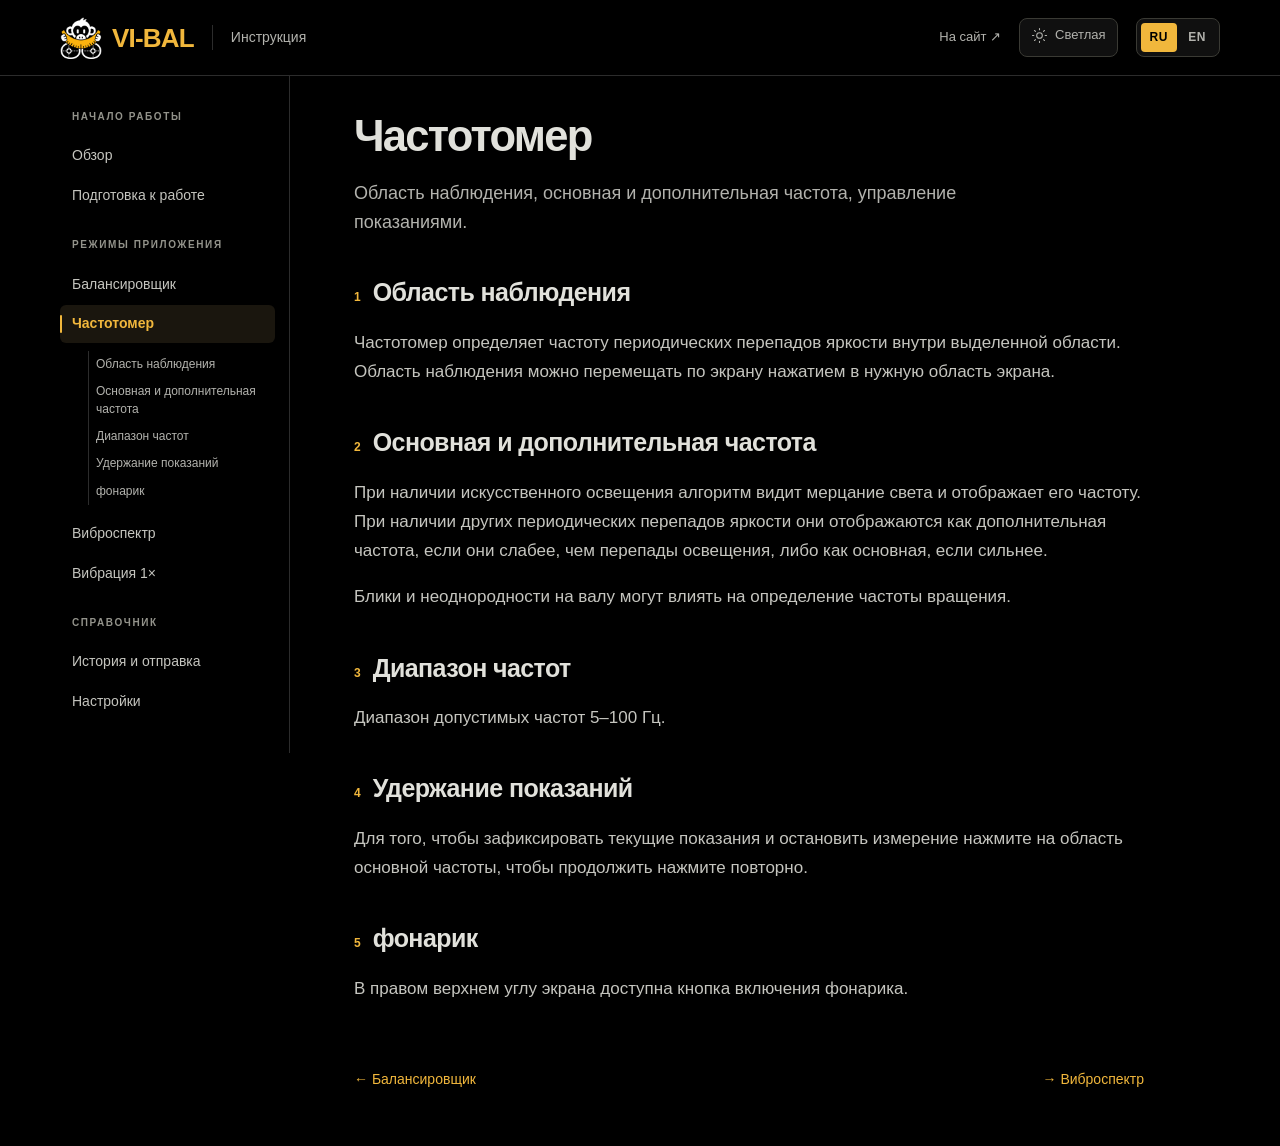
<file: guide/frequency-meter.html>
<!doctype html>
<html lang="ru" data-language="ru" data-theme="dark">
<head>
<meta charset="utf-8"><meta name="viewport" content="width=device-width,initial-scale=1,viewport-fit=cover">
<meta name="theme-color" content="#000000">
<meta name="description" content="Область наблюдения, основная и дополнительная частота, управление показаниями.">
<title>Частотомер — VI-BAL</title>
<script>window.VIBAL_GUIDE = {languages: ["ru", "en"], defaultLanguage: "ru", themes: ["dark", "light"], defaultTheme: "dark"};
(function(){var c=window.VIBAL_GUIDE,p=new URLSearchParams(location.search),s=null,t=null;
try{s=localStorage.getItem("vibal-guide-language");t=localStorage.getItem("vibal-guide-theme");}catch(e){}
var l=c.languages.indexOf(p.get("lang"))>=0?p.get("lang"):(c.languages.indexOf(s)>=0?s:c.defaultLanguage);
var h=c.themes.indexOf(p.get("theme"))>=0?p.get("theme"):(c.themes.indexOf(t)>=0?t:c.defaultTheme);
var r=document.documentElement;r.setAttribute("lang",l);r.setAttribute("data-language",l);r.setAttribute("data-theme",h);})();</script>
<link rel="icon" type="image/png" href="assets/favicon.png">
<link rel="stylesheet" href="assets/guide.css">
<script src="assets/guide.js" defer></script>
</head>
<body data-page="frequency-meter" data-title-ru="Частотомер — VI-BAL" data-title-en="Frequency Meter — VI-BAL">
<a class="skip-link" href="#main"><span data-lang="ru" lang="ru">К тексту инструкции</span><span data-lang="en" lang="en">Skip to guide text</span></a>
<noscript><p class="noscript">Для переключения языка, темы и мобильного меню нужен JavaScript. Русский текст доступен ниже.</p></noscript>
<header class="site-header"><div class="header-inner">
<a class="brand" href="index.html" aria-label="VI-BAL: инструкция" data-label-ru="VI-BAL: инструкция" data-label-en="VI-BAL: user guide"><img src="assets/MonkeyLogo.jpg" alt="" width="42" height="42"><span class="brand-word">VI-BAL</span><span class="header-name"><span data-lang="ru" lang="ru">Инструкция</span><span data-lang="en" lang="en">User guide</span></span></a>
<div class="header-actions">
<a href="https://vi-bal.com/" data-website target="_blank" rel="noopener noreferrer" class="site-link"><span data-lang="ru" lang="ru">На сайт ↗</span><span data-lang="en" lang="en">Website ↗</span></a>
<button type="button" id="theme-toggle" class="theme-toggle" aria-label="Включить светлую тему" title="Включить светлую тему"><span class="theme-action-light"><svg viewBox="0 0 24 24" width="17" height="17" fill="none" stroke="currentColor" stroke-width="1.5" stroke-linecap="round" aria-hidden="true"><circle cx="12" cy="12" r="4"/><path d="M12 2v2m0 16v2M2 12h2m16 0h2M4.9 4.9l1.4 1.4m11.4 11.4 1.4 1.4M4.9 19.1l1.4-1.4M17.7 6.3l1.4-1.4"/></svg><span data-lang="ru" lang="ru">Светлая</span><span data-lang="en" lang="en">Light</span></span><span class="theme-action-dark"><svg viewBox="0 0 24 24" width="17" height="17" fill="none" stroke="currentColor" stroke-width="1.5" stroke-linecap="round" stroke-linejoin="round" aria-hidden="true"><path d="M20 14.1A8.3 8.3 0 0 1 9.9 4 8.3 8.3 0 1 0 20 14.1Z"/></svg><span data-lang="ru" lang="ru">Тёмная</span><span data-lang="en" lang="en">Dark</span></span></button>
<div class="lang-switch" role="group" aria-label="Язык инструкции" data-label-ru="Язык инструкции" data-label-en="Guide language"><button type="button" data-language-button="ru" aria-pressed="true" lang="ru">RU</button><button type="button" data-language-button="en" aria-pressed="false" lang="en">EN</button></div>
</div></div></header>
<button type="button" id="menu-toggle" class="mobile-nav-toggle" aria-controls="contents" aria-expanded="false"><span data-lang="ru" lang="ru">Содержание инструкции</span><span data-lang="en" lang="en">Guide contents</span><span class="menu-indicator" aria-hidden="true">⌄</span></button>
<div class="layout"><nav id="contents" class="sidebar" aria-label="Содержание" data-label-ru="Содержание" data-label-en="Contents"><div class="nav-group"><p class="sidebar-title"><span data-lang="ru" lang="ru">Начало работы</span><span data-lang="en" lang="en">Getting started</span></p><a class="chapter-link" href="index.html"><span data-lang="ru" lang="ru">Обзор</span><span data-lang="en" lang="en">Overview</span></a><a class="chapter-link" href="preparation.html"><span data-lang="ru" lang="ru">Подготовка к работе</span><span data-lang="en" lang="en">Getting started</span></a></div><div class="nav-group"><p class="sidebar-title"><span data-lang="ru" lang="ru">Режимы приложения</span><span data-lang="en" lang="en">App modes</span></p><a class="chapter-link" href="balancer.html"><span data-lang="ru" lang="ru">Балансировщик</span><span data-lang="en" lang="en">Balancer</span></a><a class="chapter-link" href="frequency-meter.html" aria-current="page"><span data-lang="ru" lang="ru">Частотомер</span><span data-lang="en" lang="en">Frequency Meter</span></a><ul class="section-links"><li><a href="#observation"><span data-lang="ru" lang="ru">Область наблюдения</span><span data-lang="en" lang="en">Observation region</span></a></li><li><a href="#readings"><span data-lang="ru" lang="ru">Основная и дополнительная частота</span><span data-lang="en" lang="en">Primary and additional frequencies</span></a></li><li><a href="#range"><span data-lang="ru" lang="ru">Диапазон частот</span><span data-lang="en" lang="en">Frequency range</span></a></li><li><a href="#controls"><span data-lang="ru" lang="ru">Удержание показаний</span><span data-lang="en" lang="en">Holding readings</span></a></li><li><a href="#flashlight"><span data-lang="ru" lang="ru">фонарик</span><span data-lang="en" lang="en">Flashlight</span></a></li></ul><a class="chapter-link" href="vibration-spectrum.html"><span data-lang="ru" lang="ru">Виброспектр</span><span data-lang="en" lang="en">Vibration Spectrum</span></a><a class="chapter-link" href="vibration-1x.html"><span data-lang="ru" lang="ru">Вибрация 1×</span><span data-lang="en" lang="en">1× Vibration</span></a></div><div class="nav-group"><p class="sidebar-title"><span data-lang="ru" lang="ru">Справочник</span><span data-lang="en" lang="en">Reference</span></p><a class="chapter-link" href="history.html"><span data-lang="ru" lang="ru">История и отправка</span><span data-lang="en" lang="en">History and sharing</span></a><a class="chapter-link" href="settings.html"><span data-lang="ru" lang="ru">Настройки</span><span data-lang="en" lang="en">Settings</span></a></div></nav>
<main id="main" class="main"><header class="page-header"><h1><span data-lang="ru" lang="ru">Частотомер</span><span data-lang="en" lang="en">Frequency Meter</span></h1><p class="page-description"><span data-lang="ru" lang="ru">Область наблюдения, основная и дополнительная частота, управление показаниями.</span><span data-lang="en" lang="en">The observation region, primary and additional frequencies, and display controls.</span></p></header>
<section class="guide-section" id="observation" aria-labelledby="heading-observation"><h2 class="section-heading" id="heading-observation"><span class="section-index">1</span> <span data-lang="ru" lang="ru">Область наблюдения</span><span data-lang="en" lang="en">Observation region</span></h2><p data-content-kind="p"><span data-lang="ru" lang="ru">Частотомер определяет частоту периодических перепадов яркости внутри выделенной области. Область наблюдения можно перемещать по экрану нажатием в нужную область экрана.</span><span data-lang="en" lang="en">Frequency Meter detects the frequency of periodic brightness changes within the selected region. Move the observation region by tapping the desired area of the screen.</span></p></section>
<section class="guide-section" id="readings" aria-labelledby="heading-readings"><h2 class="section-heading" id="heading-readings"><span class="section-index">2</span> <span data-lang="ru" lang="ru">Основная и дополнительная частота</span><span data-lang="en" lang="en">Primary and additional frequencies</span></h2><p data-content-kind="p"><span data-lang="ru" lang="ru">При наличии искусственного освещения алгоритм видит мерцание света и отображает его частоту. При наличии других периодических перепадов яркости они отображаются как дополнительная частота, если они слабее, чем перепады освещения, либо как основная, если сильнее.</span><span data-lang="en" lang="en">Under artificial lighting, the algorithm detects light flicker and displays its frequency. Other periodic brightness changes appear as an additional frequency when they are weaker than the lighting changes, or as the primary frequency when they are stronger.</span></p><p data-content-kind="p"><span data-lang="ru" lang="ru">Блики и неоднородности на валу могут влиять на определение частоты вращения.</span><span data-lang="en" lang="en">Glare and non-uniform features on the shaft may affect rotational frequency detection.</span></p></section>
<section class="guide-section" id="range" aria-labelledby="heading-range"><h2 class="section-heading" id="heading-range"><span class="section-index">3</span> <span data-lang="ru" lang="ru">Диапазон частот</span><span data-lang="en" lang="en">Frequency range</span></h2><p data-content-kind="p"><span data-lang="ru" lang="ru">Диапазон допустимых частот 5–100 Гц.</span><span data-lang="en" lang="en">The allowed frequency range is 5–100 Hz.</span></p></section>
<section class="guide-section" id="controls" aria-labelledby="heading-controls"><h2 class="section-heading" id="heading-controls"><span class="section-index">4</span> <span data-lang="ru" lang="ru">Удержание показаний</span><span data-lang="en" lang="en">Holding readings</span></h2><p data-content-kind="p"><span data-lang="ru" lang="ru">Для того, чтобы зафиксировать текущие показания и остановить измерение нажмите на область основной частоты, чтобы продолжить нажмите повторно.</span><span data-lang="en" lang="en">To hold the current readings and stop measurement, tap the primary frequency area. Tap it again to resume measurement.</span></p></section>
<section class="guide-section" id="flashlight" aria-labelledby="heading-flashlight"><h2 class="section-heading" id="heading-flashlight"><span class="section-index">5</span> <span data-lang="ru" lang="ru">фонарик</span><span data-lang="en" lang="en">Flashlight</span></h2><p data-content-kind="p"><span data-lang="ru" lang="ru">В правом верхнем углу экрана доступна кнопка включения фонарика.</span><span data-lang="en" lang="en">A flashlight button is available in the upper-right corner of the screen.</span></p></section>
<nav class="chapter-pager" aria-label="Другие главы" data-label-ru="Другие главы" data-label-en="Other chapters"><a href="balancer.html" class="pager-link pager-prev" rel="prev"><span data-lang="ru" lang="ru">← Балансировщик</span><span data-lang="en" lang="en">← Balancer</span></a><a href="vibration-spectrum.html" class="pager-link pager-next" rel="next"><span data-lang="ru" lang="ru">→ Виброспектр</span><span data-lang="en" lang="en">→ Vibration Spectrum</span></a></nav>
</main></div>
</body></html>
</file>
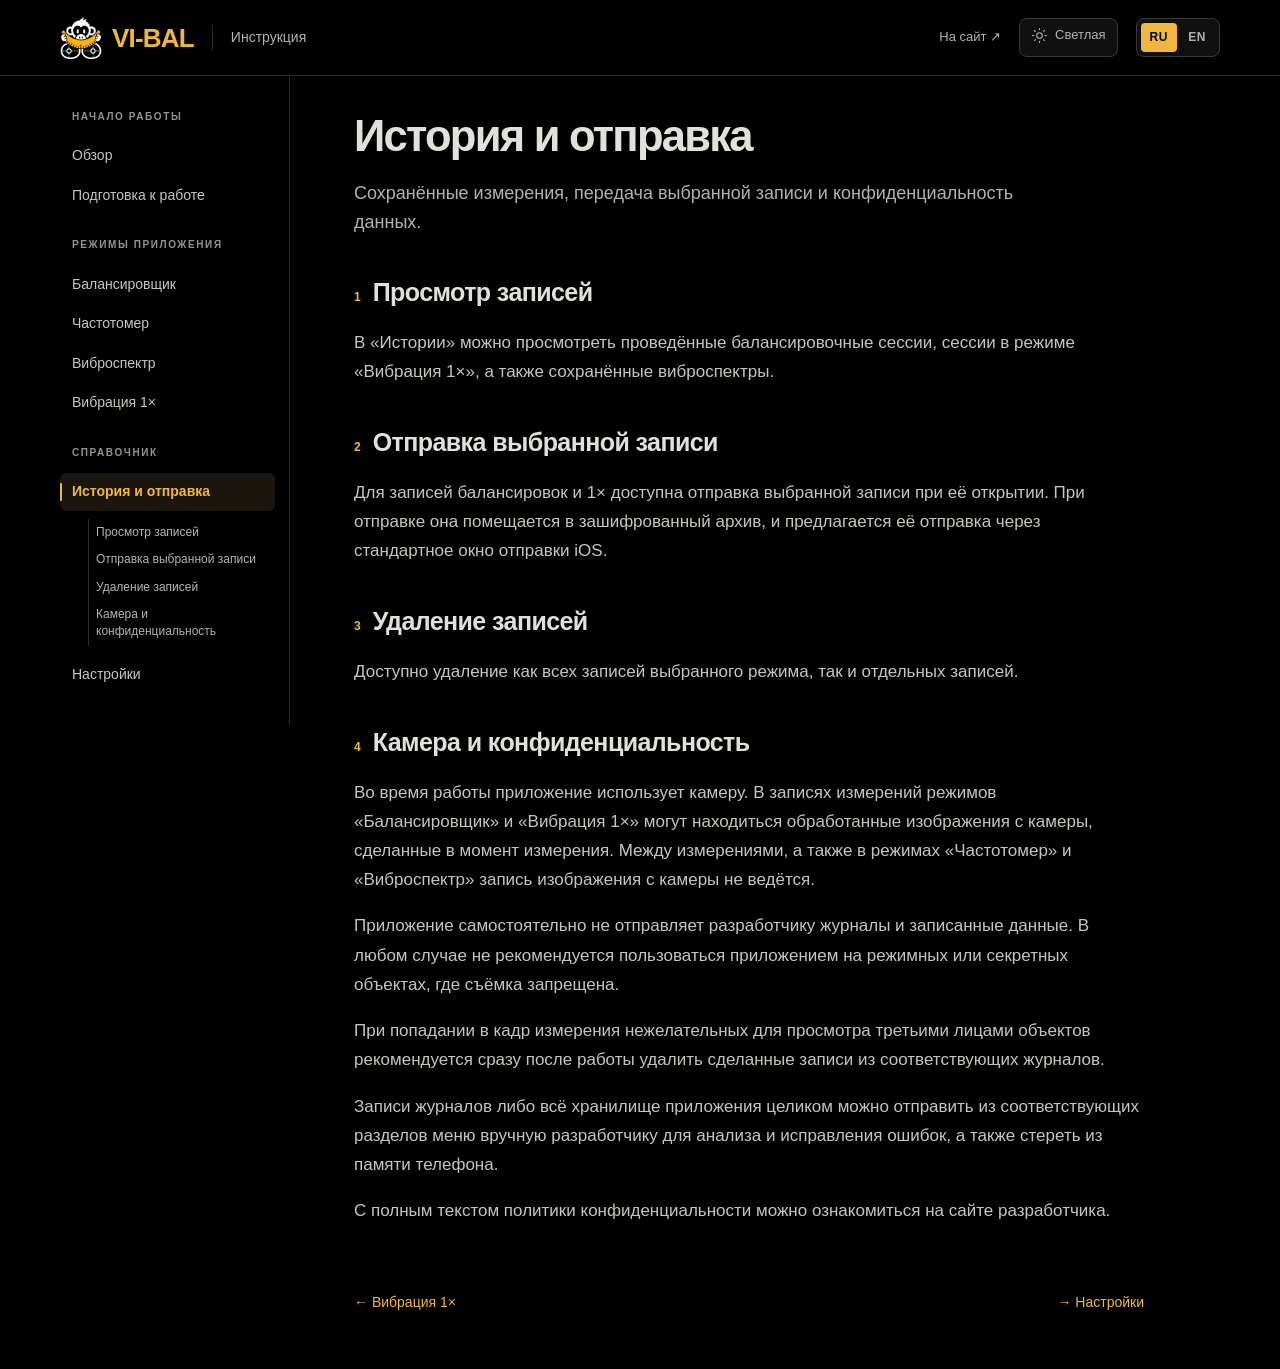
<file: guide/history.html>
<!doctype html>
<html lang="ru" data-language="ru" data-theme="dark">
<head>
<meta charset="utf-8"><meta name="viewport" content="width=device-width,initial-scale=1,viewport-fit=cover">
<meta name="theme-color" content="#000000">
<meta name="description" content="Сохранённые измерения, передача выбранной записи и конфиденциальность данных.">
<title>История и отправка — VI-BAL</title>
<script>window.VIBAL_GUIDE = {languages: ["ru", "en"], defaultLanguage: "ru", themes: ["dark", "light"], defaultTheme: "dark"};
(function(){var c=window.VIBAL_GUIDE,p=new URLSearchParams(location.search),s=null,t=null;
try{s=localStorage.getItem("vibal-guide-language");t=localStorage.getItem("vibal-guide-theme");}catch(e){}
var l=c.languages.indexOf(p.get("lang"))>=0?p.get("lang"):(c.languages.indexOf(s)>=0?s:c.defaultLanguage);
var h=c.themes.indexOf(p.get("theme"))>=0?p.get("theme"):(c.themes.indexOf(t)>=0?t:c.defaultTheme);
var r=document.documentElement;r.setAttribute("lang",l);r.setAttribute("data-language",l);r.setAttribute("data-theme",h);})();</script>
<link rel="icon" type="image/png" href="assets/favicon.png">
<link rel="stylesheet" href="assets/guide.css">
<script src="assets/guide.js" defer></script>
</head>
<body data-page="history" data-title-ru="История и отправка — VI-BAL" data-title-en="History and sharing — VI-BAL">
<a class="skip-link" href="#main"><span data-lang="ru" lang="ru">К тексту инструкции</span><span data-lang="en" lang="en">Skip to guide text</span></a>
<noscript><p class="noscript">Для переключения языка, темы и мобильного меню нужен JavaScript. Русский текст доступен ниже.</p></noscript>
<header class="site-header"><div class="header-inner">
<a class="brand" href="index.html" aria-label="VI-BAL: инструкция" data-label-ru="VI-BAL: инструкция" data-label-en="VI-BAL: user guide"><img src="assets/MonkeyLogo.jpg" alt="" width="42" height="42"><span class="brand-word">VI-BAL</span><span class="header-name"><span data-lang="ru" lang="ru">Инструкция</span><span data-lang="en" lang="en">User guide</span></span></a>
<div class="header-actions">
<a href="https://vi-bal.com/" data-website target="_blank" rel="noopener noreferrer" class="site-link"><span data-lang="ru" lang="ru">На сайт ↗</span><span data-lang="en" lang="en">Website ↗</span></a>
<button type="button" id="theme-toggle" class="theme-toggle" aria-label="Включить светлую тему" title="Включить светлую тему"><span class="theme-action-light"><svg viewBox="0 0 24 24" width="17" height="17" fill="none" stroke="currentColor" stroke-width="1.5" stroke-linecap="round" aria-hidden="true"><circle cx="12" cy="12" r="4"/><path d="M12 2v2m0 16v2M2 12h2m16 0h2M4.9 4.9l1.4 1.4m11.4 11.4 1.4 1.4M4.9 19.1l1.4-1.4M17.7 6.3l1.4-1.4"/></svg><span data-lang="ru" lang="ru">Светлая</span><span data-lang="en" lang="en">Light</span></span><span class="theme-action-dark"><svg viewBox="0 0 24 24" width="17" height="17" fill="none" stroke="currentColor" stroke-width="1.5" stroke-linecap="round" stroke-linejoin="round" aria-hidden="true"><path d="M20 14.1A8.3 8.3 0 0 1 9.9 4 8.3 8.3 0 1 0 20 14.1Z"/></svg><span data-lang="ru" lang="ru">Тёмная</span><span data-lang="en" lang="en">Dark</span></span></button>
<div class="lang-switch" role="group" aria-label="Язык инструкции" data-label-ru="Язык инструкции" data-label-en="Guide language"><button type="button" data-language-button="ru" aria-pressed="true" lang="ru">RU</button><button type="button" data-language-button="en" aria-pressed="false" lang="en">EN</button></div>
</div></div></header>
<button type="button" id="menu-toggle" class="mobile-nav-toggle" aria-controls="contents" aria-expanded="false"><span data-lang="ru" lang="ru">Содержание инструкции</span><span data-lang="en" lang="en">Guide contents</span><span class="menu-indicator" aria-hidden="true">⌄</span></button>
<div class="layout"><nav id="contents" class="sidebar" aria-label="Содержание" data-label-ru="Содержание" data-label-en="Contents"><div class="nav-group"><p class="sidebar-title"><span data-lang="ru" lang="ru">Начало работы</span><span data-lang="en" lang="en">Getting started</span></p><a class="chapter-link" href="index.html"><span data-lang="ru" lang="ru">Обзор</span><span data-lang="en" lang="en">Overview</span></a><a class="chapter-link" href="preparation.html"><span data-lang="ru" lang="ru">Подготовка к работе</span><span data-lang="en" lang="en">Getting started</span></a></div><div class="nav-group"><p class="sidebar-title"><span data-lang="ru" lang="ru">Режимы приложения</span><span data-lang="en" lang="en">App modes</span></p><a class="chapter-link" href="balancer.html"><span data-lang="ru" lang="ru">Балансировщик</span><span data-lang="en" lang="en">Balancer</span></a><a class="chapter-link" href="frequency-meter.html"><span data-lang="ru" lang="ru">Частотомер</span><span data-lang="en" lang="en">Frequency Meter</span></a><a class="chapter-link" href="vibration-spectrum.html"><span data-lang="ru" lang="ru">Виброспектр</span><span data-lang="en" lang="en">Vibration Spectrum</span></a><a class="chapter-link" href="vibration-1x.html"><span data-lang="ru" lang="ru">Вибрация 1×</span><span data-lang="en" lang="en">1× Vibration</span></a></div><div class="nav-group"><p class="sidebar-title"><span data-lang="ru" lang="ru">Справочник</span><span data-lang="en" lang="en">Reference</span></p><a class="chapter-link" href="history.html" aria-current="page"><span data-lang="ru" lang="ru">История и отправка</span><span data-lang="en" lang="en">History and sharing</span></a><ul class="section-links"><li><a href="#records"><span data-lang="ru" lang="ru">Просмотр записей</span><span data-lang="en" lang="en">Viewing records</span></a></li><li><a href="#sharing"><span data-lang="ru" lang="ru">Отправка выбранной записи</span><span data-lang="en" lang="en">Sharing a selected record</span></a></li><li><a href="#deleting"><span data-lang="ru" lang="ru">Удаление записей</span><span data-lang="en" lang="en">Deleting records</span></a></li><li><a href="#privacy"><span data-lang="ru" lang="ru">Камера и конфиденциальность</span><span data-lang="en" lang="en">Camera use and privacy</span></a></li></ul><a class="chapter-link" href="settings.html"><span data-lang="ru" lang="ru">Настройки</span><span data-lang="en" lang="en">Settings</span></a></div></nav>
<main id="main" class="main"><header class="page-header"><h1><span data-lang="ru" lang="ru">История и отправка</span><span data-lang="en" lang="en">History and sharing</span></h1><p class="page-description"><span data-lang="ru" lang="ru">Сохранённые измерения, передача выбранной записи и конфиденциальность данных.</span><span data-lang="en" lang="en">Saved measurements, sharing a selected record and data privacy.</span></p></header>
<section class="guide-section" id="records" aria-labelledby="heading-records"><h2 class="section-heading" id="heading-records"><span class="section-index">1</span> <span data-lang="ru" lang="ru">Просмотр записей</span><span data-lang="en" lang="en">Viewing records</span></h2><p data-content-kind="p"><span data-lang="ru" lang="ru">В «Истории» можно просмотреть проведённые балансировочные сессии, сессии в режиме «Вибрация 1×», а также сохранённые виброспектры.</span><span data-lang="en" lang="en">History provides access to completed balancing sessions, 1× Vibration sessions and saved vibration spectra.</span></p></section>
<section class="guide-section" id="sharing" aria-labelledby="heading-sharing"><h2 class="section-heading" id="heading-sharing"><span class="section-index">2</span> <span data-lang="ru" lang="ru">Отправка выбранной записи</span><span data-lang="en" lang="en">Sharing a selected record</span></h2><p data-content-kind="p"><span data-lang="ru" lang="ru">Для записей балансировок и 1× доступна отправка выбранной записи при её открытии. При отправке она помещается в зашифрованный архив, и предлагается её отправка через стандартное окно отправки iOS.</span><span data-lang="en" lang="en">An open balancing or 1× record can be shared. The selected record is placed in an encrypted archive and shared through the standard iOS share sheet.</span></p></section>
<section class="guide-section" id="deleting" aria-labelledby="heading-deleting"><h2 class="section-heading" id="heading-deleting"><span class="section-index">3</span> <span data-lang="ru" lang="ru">Удаление записей</span><span data-lang="en" lang="en">Deleting records</span></h2><p data-content-kind="p"><span data-lang="ru" lang="ru">Доступно удаление как всех записей выбранного режима, так и отдельных записей.</span><span data-lang="en" lang="en">You can delete either all records for the selected mode or individual records.</span></p></section>
<section class="guide-section" id="privacy" aria-labelledby="heading-privacy"><h2 class="section-heading" id="heading-privacy"><span class="section-index">4</span> <span data-lang="ru" lang="ru">Камера и конфиденциальность</span><span data-lang="en" lang="en">Camera use and privacy</span></h2><p data-content-kind="p"><span data-lang="ru" lang="ru">Во время работы приложение использует камеру. В записях измерений режимов «Балансировщик» и «Вибрация 1×» могут находиться обработанные изображения с камеры, сделанные в момент измерения. Между измерениями, а также в режимах «Частотомер» и «Виброспектр» запись изображения с камеры не ведётся.</span><span data-lang="en" lang="en">The app uses the camera while operating. Balancer and 1× Vibration measurement records may contain processed camera images captured during measurement. Camera images are not recorded between measurements or in Frequency Meter and Vibration Spectrum.</span></p><p data-content-kind="p"><span data-lang="ru" lang="ru">Приложение самостоятельно не отправляет разработчику журналы и записанные данные. В любом случае не рекомендуется пользоваться приложением на режимных или секретных объектах, где съёмка запрещена.</span><span data-lang="en" lang="en">The app does not automatically send logs or recorded data to the developer. In any case, it is not recommended for restricted or sensitive sites where photography is prohibited.</span></p><p data-content-kind="p"><span data-lang="ru" lang="ru">При попадании в кадр измерения нежелательных для просмотра третьими лицами объектов рекомендуется сразу после работы удалить сделанные записи из соответствующих журналов.</span><span data-lang="en" lang="en">If a measurement frame contains objects that should not be seen by others, delete the corresponding records from the relevant logs immediately after use.</span></p><p data-content-kind="p"><span data-lang="ru" lang="ru">Записи журналов либо всё хранилище приложения целиком можно отправить из соответствующих разделов меню вручную разработчику для анализа и исправления ошибок, а также стереть из памяти телефона.</span><span data-lang="en" lang="en">You can manually send log records or the entire app container to the developer from the corresponding menu sections for analysis and troubleshooting. They can also be deleted from the phone.</span></p><p data-content-kind="p"><span data-lang="ru" lang="ru">С полным текстом политики конфиденциальности можно ознакомиться на сайте разработчика.</span><span data-lang="en" lang="en">The full privacy policy is available on the developer’s website.</span></p></section>
<nav class="chapter-pager" aria-label="Другие главы" data-label-ru="Другие главы" data-label-en="Other chapters"><a href="vibration-1x.html" class="pager-link pager-prev" rel="prev"><span data-lang="ru" lang="ru">← Вибрация 1×</span><span data-lang="en" lang="en">← 1× Vibration</span></a><a href="settings.html" class="pager-link pager-next" rel="next"><span data-lang="ru" lang="ru">→ Настройки</span><span data-lang="en" lang="en">→ Settings</span></a></nav>
</main></div>
</body></html>
</file>
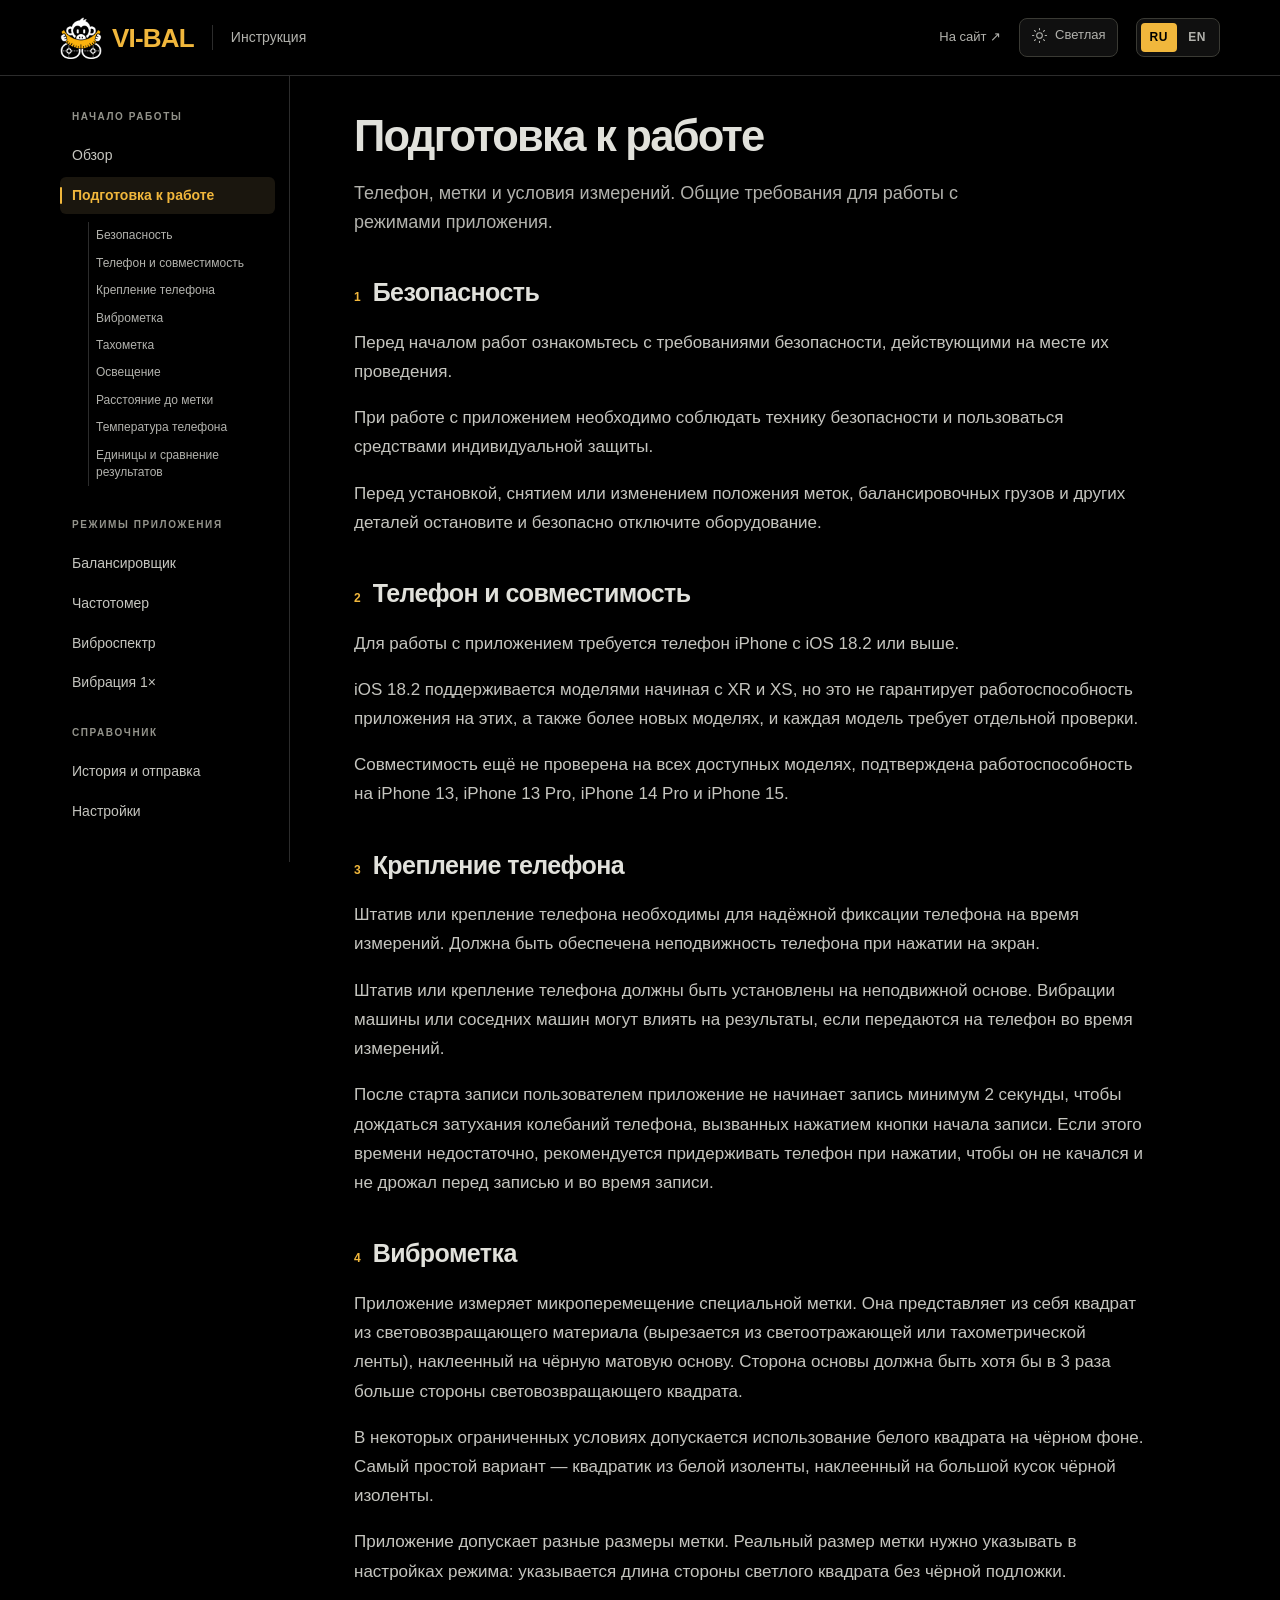
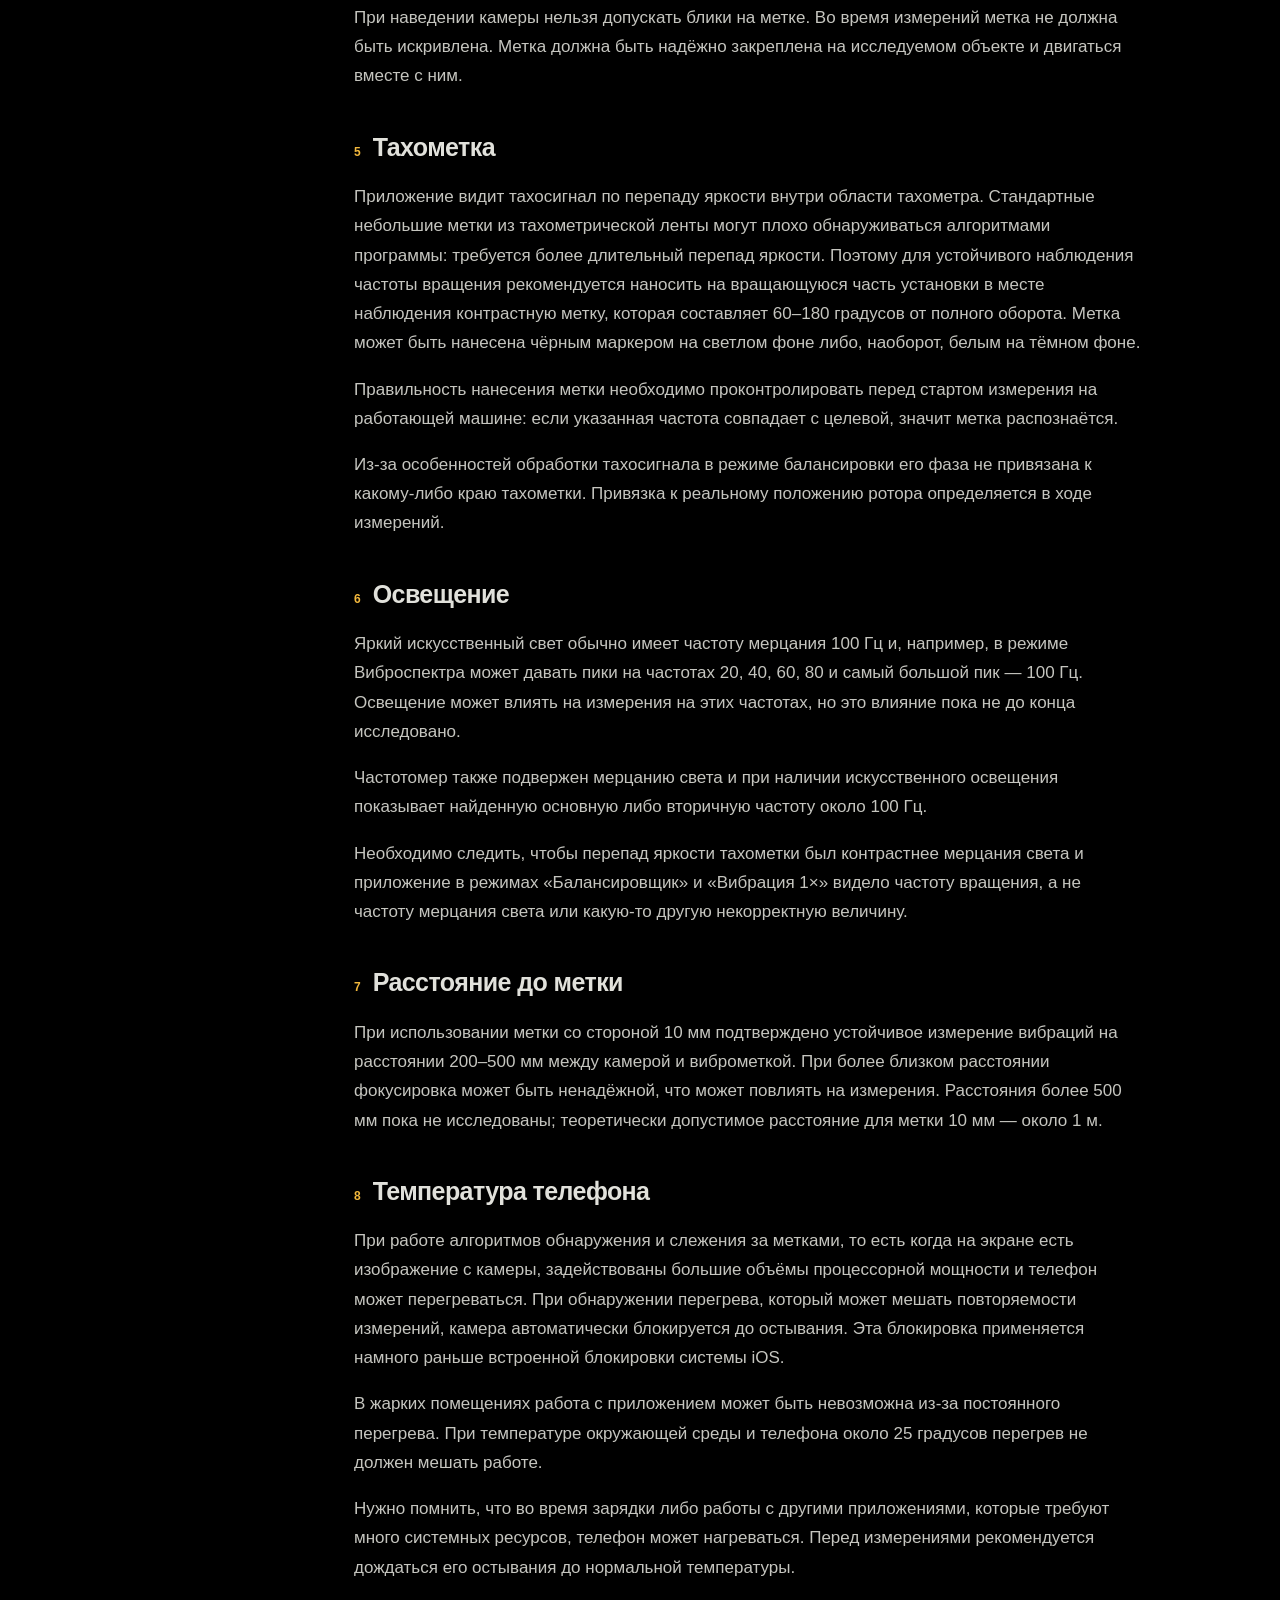
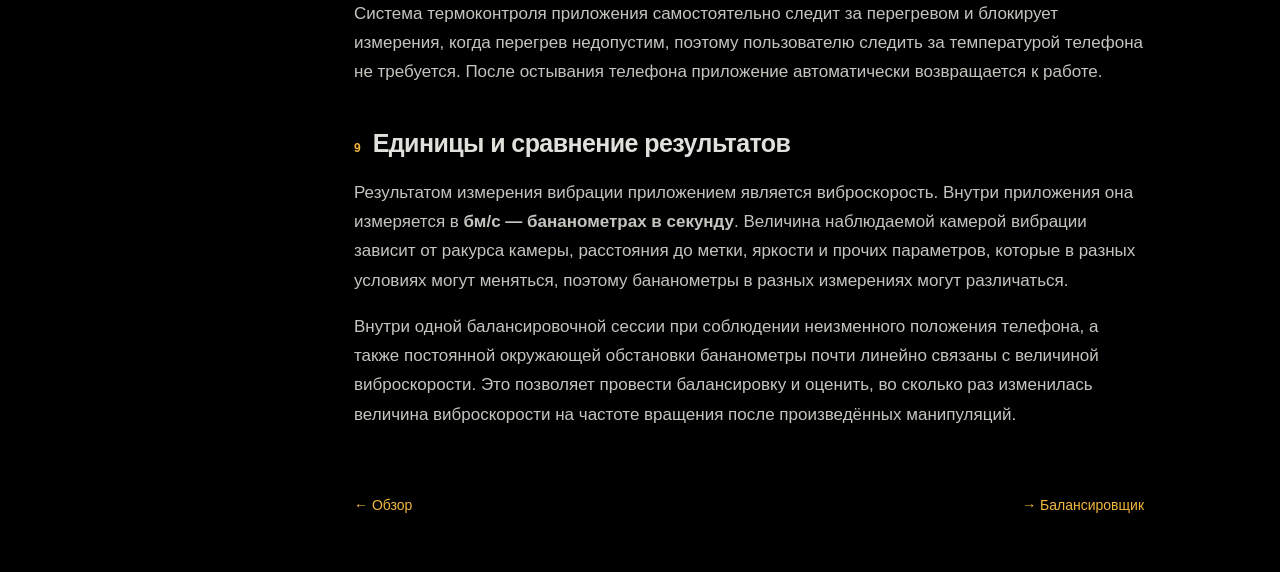
<file: guide/preparation.html>
<!doctype html>
<html lang="ru" data-language="ru" data-theme="dark">
<head>
<meta charset="utf-8"><meta name="viewport" content="width=device-width,initial-scale=1,viewport-fit=cover">
<meta name="theme-color" content="#000000">
<meta name="description" content="Телефон, метки и условия измерений. Общие требования для работы с режимами приложения.">
<title>Подготовка к работе — VI-BAL</title>
<script>window.VIBAL_GUIDE = {languages: ["ru", "en"], defaultLanguage: "ru", themes: ["dark", "light"], defaultTheme: "dark"};
(function(){var c=window.VIBAL_GUIDE,p=new URLSearchParams(location.search),s=null,t=null;
try{s=localStorage.getItem("vibal-guide-language");t=localStorage.getItem("vibal-guide-theme");}catch(e){}
var l=c.languages.indexOf(p.get("lang"))>=0?p.get("lang"):(c.languages.indexOf(s)>=0?s:c.defaultLanguage);
var h=c.themes.indexOf(p.get("theme"))>=0?p.get("theme"):(c.themes.indexOf(t)>=0?t:c.defaultTheme);
var r=document.documentElement;r.setAttribute("lang",l);r.setAttribute("data-language",l);r.setAttribute("data-theme",h);})();</script>
<link rel="icon" type="image/png" href="assets/favicon.png">
<link rel="stylesheet" href="assets/guide.css">
<script src="assets/guide.js" defer></script>
</head>
<body data-page="preparation" data-title-ru="Подготовка к работе — VI-BAL" data-title-en="Getting started — VI-BAL">
<a class="skip-link" href="#main"><span data-lang="ru" lang="ru">К тексту инструкции</span><span data-lang="en" lang="en">Skip to guide text</span></a>
<noscript><p class="noscript">Для переключения языка, темы и мобильного меню нужен JavaScript. Русский текст доступен ниже.</p></noscript>
<header class="site-header"><div class="header-inner">
<a class="brand" href="index.html" aria-label="VI-BAL: инструкция" data-label-ru="VI-BAL: инструкция" data-label-en="VI-BAL: user guide"><img src="assets/MonkeyLogo.jpg" alt="" width="42" height="42"><span class="brand-word">VI-BAL</span><span class="header-name"><span data-lang="ru" lang="ru">Инструкция</span><span data-lang="en" lang="en">User guide</span></span></a>
<div class="header-actions">
<a href="https://vi-bal.com/" data-website target="_blank" rel="noopener noreferrer" class="site-link"><span data-lang="ru" lang="ru">На сайт ↗</span><span data-lang="en" lang="en">Website ↗</span></a>
<button type="button" id="theme-toggle" class="theme-toggle" aria-label="Включить светлую тему" title="Включить светлую тему"><span class="theme-action-light"><svg viewBox="0 0 24 24" width="17" height="17" fill="none" stroke="currentColor" stroke-width="1.5" stroke-linecap="round" aria-hidden="true"><circle cx="12" cy="12" r="4"/><path d="M12 2v2m0 16v2M2 12h2m16 0h2M4.9 4.9l1.4 1.4m11.4 11.4 1.4 1.4M4.9 19.1l1.4-1.4M17.7 6.3l1.4-1.4"/></svg><span data-lang="ru" lang="ru">Светлая</span><span data-lang="en" lang="en">Light</span></span><span class="theme-action-dark"><svg viewBox="0 0 24 24" width="17" height="17" fill="none" stroke="currentColor" stroke-width="1.5" stroke-linecap="round" stroke-linejoin="round" aria-hidden="true"><path d="M20 14.1A8.3 8.3 0 0 1 9.9 4 8.3 8.3 0 1 0 20 14.1Z"/></svg><span data-lang="ru" lang="ru">Тёмная</span><span data-lang="en" lang="en">Dark</span></span></button>
<div class="lang-switch" role="group" aria-label="Язык инструкции" data-label-ru="Язык инструкции" data-label-en="Guide language"><button type="button" data-language-button="ru" aria-pressed="true" lang="ru">RU</button><button type="button" data-language-button="en" aria-pressed="false" lang="en">EN</button></div>
</div></div></header>
<button type="button" id="menu-toggle" class="mobile-nav-toggle" aria-controls="contents" aria-expanded="false"><span data-lang="ru" lang="ru">Содержание инструкции</span><span data-lang="en" lang="en">Guide contents</span><span class="menu-indicator" aria-hidden="true">⌄</span></button>
<div class="layout"><nav id="contents" class="sidebar" aria-label="Содержание" data-label-ru="Содержание" data-label-en="Contents"><div class="nav-group"><p class="sidebar-title"><span data-lang="ru" lang="ru">Начало работы</span><span data-lang="en" lang="en">Getting started</span></p><a class="chapter-link" href="index.html"><span data-lang="ru" lang="ru">Обзор</span><span data-lang="en" lang="en">Overview</span></a><a class="chapter-link" href="preparation.html" aria-current="page"><span data-lang="ru" lang="ru">Подготовка к работе</span><span data-lang="en" lang="en">Getting started</span></a><ul class="section-links"><li><a href="#safety"><span data-lang="ru" lang="ru">Безопасность</span><span data-lang="en" lang="en">Safety</span></a></li><li><a href="#phone"><span data-lang="ru" lang="ru">Телефон и совместимость</span><span data-lang="en" lang="en">Phone and compatibility</span></a></li><li><a href="#mount"><span data-lang="ru" lang="ru">Крепление телефона</span><span data-lang="en" lang="en">Mounting the phone</span></a></li><li><a href="#vibration-marker"><span data-lang="ru" lang="ru">Виброметка</span><span data-lang="en" lang="en">Vibration marker</span></a></li><li><a href="#tach-marker"><span data-lang="ru" lang="ru">Тахометка</span><span data-lang="en" lang="en">Tach mark</span></a></li><li><a href="#lighting"><span data-lang="ru" lang="ru">Освещение</span><span data-lang="en" lang="en">Lighting</span></a></li><li><a href="#distance"><span data-lang="ru" lang="ru">Расстояние до метки</span><span data-lang="en" lang="en">Distance to the marker</span></a></li><li><a href="#temperature"><span data-lang="ru" lang="ru">Температура телефона</span><span data-lang="en" lang="en">Phone temperature</span></a></li><li><a href="#units"><span data-lang="ru" lang="ru">Единицы и сравнение результатов</span><span data-lang="en" lang="en">Units and comparing results</span></a></li></ul></div><div class="nav-group"><p class="sidebar-title"><span data-lang="ru" lang="ru">Режимы приложения</span><span data-lang="en" lang="en">App modes</span></p><a class="chapter-link" href="balancer.html"><span data-lang="ru" lang="ru">Балансировщик</span><span data-lang="en" lang="en">Balancer</span></a><a class="chapter-link" href="frequency-meter.html"><span data-lang="ru" lang="ru">Частотомер</span><span data-lang="en" lang="en">Frequency Meter</span></a><a class="chapter-link" href="vibration-spectrum.html"><span data-lang="ru" lang="ru">Виброспектр</span><span data-lang="en" lang="en">Vibration Spectrum</span></a><a class="chapter-link" href="vibration-1x.html"><span data-lang="ru" lang="ru">Вибрация 1×</span><span data-lang="en" lang="en">1× Vibration</span></a></div><div class="nav-group"><p class="sidebar-title"><span data-lang="ru" lang="ru">Справочник</span><span data-lang="en" lang="en">Reference</span></p><a class="chapter-link" href="history.html"><span data-lang="ru" lang="ru">История и отправка</span><span data-lang="en" lang="en">History and sharing</span></a><a class="chapter-link" href="settings.html"><span data-lang="ru" lang="ru">Настройки</span><span data-lang="en" lang="en">Settings</span></a></div></nav>
<main id="main" class="main"><header class="page-header"><h1><span data-lang="ru" lang="ru">Подготовка к работе</span><span data-lang="en" lang="en">Getting started</span></h1><p class="page-description"><span data-lang="ru" lang="ru">Телефон, метки и условия измерений. Общие требования для работы с режимами приложения.</span><span data-lang="en" lang="en">The phone, markers and measurement conditions. Shared requirements for the app’s modes.</span></p></header>
<section class="guide-section" id="safety" aria-labelledby="heading-safety"><h2 class="section-heading" id="heading-safety"><span class="section-index">1</span> <span data-lang="ru" lang="ru">Безопасность</span><span data-lang="en" lang="en">Safety</span></h2><p data-content-kind="p"><span data-lang="ru" lang="ru">Перед началом работ ознакомьтесь с требованиями безопасности, действующими на месте их проведения.</span><span data-lang="en" lang="en">Before starting work, familiarise yourself with the safety requirements that apply at the work site.</span></p><p data-content-kind="p"><span data-lang="ru" lang="ru">При работе с приложением необходимо соблюдать технику безопасности и пользоваться средствами индивидуальной защиты.</span><span data-lang="en" lang="en">Follow applicable safety procedures and use personal protective equipment when working with the app.</span></p><p data-content-kind="warning"><span data-lang="ru" lang="ru">Перед установкой, снятием или изменением положения меток, балансировочных грузов и других деталей остановите и безопасно отключите оборудование.</span><span data-lang="en" lang="en">Stop and safely isolate equipment before installing, removing or adjusting markers, balance weights or other components.</span></p></section>
<section class="guide-section" id="phone" aria-labelledby="heading-phone"><h2 class="section-heading" id="heading-phone"><span class="section-index">2</span> <span data-lang="ru" lang="ru">Телефон и совместимость</span><span data-lang="en" lang="en">Phone and compatibility</span></h2><p data-content-kind="p"><span data-lang="ru" lang="ru">Для работы с приложением требуется телефон iPhone с iOS 18.2 или выше.</span><span data-lang="en" lang="en">An iPhone running iOS 18.2 or later is required to use the app.</span></p><p data-content-kind="p"><span data-lang="ru" lang="ru">iOS 18.2 поддерживается моделями начиная с XR и XS, но это не гарантирует работоспособность приложения на этих, а также более новых моделях, и каждая модель требует отдельной проверки.</span><span data-lang="en" lang="en">iOS 18.2 is supported on models starting with the XR and XS, but this does not guarantee that the app will work on those or newer models; each model needs to be tested individually.</span></p><p data-content-kind="p"><span data-lang="ru" lang="ru">Совместимость ещё не проверена на всех доступных моделях, подтверждена работоспособность на iPhone 13, iPhone 13 Pro, iPhone 14 Pro и iPhone 15.</span><span data-lang="en" lang="en">Compatibility has not yet been tested on all available models. Operation has been confirmed on iPhone 13, iPhone 13 Pro, iPhone 14 Pro and iPhone 15.</span></p></section>
<section class="guide-section" id="mount" aria-labelledby="heading-mount"><h2 class="section-heading" id="heading-mount"><span class="section-index">3</span> <span data-lang="ru" lang="ru">Крепление телефона</span><span data-lang="en" lang="en">Mounting the phone</span></h2><p data-content-kind="p"><span data-lang="ru" lang="ru">Штатив или крепление телефона необходимы для надёжной фиксации телефона на время измерений. Должна быть обеспечена неподвижность телефона при нажатии на экран.</span><span data-lang="en" lang="en">A tripod or phone mount is needed to hold the phone securely during measurements. The phone must remain still when the screen is tapped.</span></p><p data-content-kind="p"><span data-lang="ru" lang="ru">Штатив или крепление телефона должны быть установлены на неподвижной основе. Вибрации машины или соседних машин могут влиять на результаты, если передаются на телефон во время измерений.</span><span data-lang="en" lang="en">Place the tripod or mount on a stationary base. Vibration from the machine or nearby machines may affect the results if it reaches the phone during measurement.</span></p><p data-content-kind="p"><span data-lang="ru" lang="ru">После старта записи пользователем приложение не начинает запись минимум 2 секунды, чтобы дождаться затухания колебаний телефона, вызванных нажатием кнопки начала записи. Если этого времени недостаточно, рекомендуется придерживать телефон при нажатии, чтобы он не качался и не дрожал перед записью и во время записи.</span><span data-lang="en" lang="en">After the user starts a recording, the app waits at least 2 seconds before recording, allowing motion caused by tapping the start button to settle. If that is not long enough, support the phone while tapping so that it does not sway or shake before or during recording.</span></p></section>
<section class="guide-section" id="vibration-marker" aria-labelledby="heading-vibration-marker"><h2 class="section-heading" id="heading-vibration-marker"><span class="section-index">4</span> <span data-lang="ru" lang="ru">Виброметка</span><span data-lang="en" lang="en">Vibration marker</span></h2><p data-content-kind="p"><span data-lang="ru" lang="ru">Приложение измеряет микроперемещение специальной метки. Она представляет из себя квадрат из световозвращающего материала (вырезается из светоотражающей или тахометрической ленты), наклеенный на чёрную матовую основу. Сторона основы должна быть хотя бы в 3 раза больше стороны световозвращающего квадрата.</span><span data-lang="en" lang="en">The app measures small movements of a dedicated marker. The marker is a square of retroreflective material, cut from reflective or tachometer tape, on a matte black backing. Each side of the backing should be at least 3 times the side length of the reflective square.</span></p><p data-content-kind="p"><span data-lang="ru" lang="ru">В некоторых ограниченных условиях допускается использование белого квадрата на чёрном фоне. Самый простой вариант — квадратик из белой изоленты, наклеенный на большой кусок чёрной изоленты.</span><span data-lang="en" lang="en">A white square on a black background may be usable under certain limited conditions. The simplest version is a small square of white electrical tape on a larger piece of black electrical tape.</span></p><p data-content-kind="p"><span data-lang="ru" lang="ru">Приложение допускает разные размеры метки. Реальный размер метки нужно указывать в настройках режима: указывается длина стороны светлого квадрата без чёрной подложки.</span><span data-lang="en" lang="en">The app supports different marker sizes. Enter the actual marker size in the mode settings: this is the side length of the light square, not including the black backing.</span></p><p data-content-kind="p"><span data-lang="ru" lang="ru">При наведении камеры нельзя допускать блики на метке. Во время измерений метка не должна быть искривлена. Метка должна быть надёжно закреплена на исследуемом объекте и двигаться вместе с ним.</span><span data-lang="en" lang="en">Avoid glare on the marker when positioning the camera. The marker must not be bent during measurement. It must be securely attached to the object being measured and move with it.</span></p></section>
<section class="guide-section" id="tach-marker" aria-labelledby="heading-tach-marker"><h2 class="section-heading" id="heading-tach-marker"><span class="section-index">5</span> <span data-lang="ru" lang="ru">Тахометка</span><span data-lang="en" lang="en">Tach mark</span></h2><p data-content-kind="p"><span data-lang="ru" lang="ru">Приложение видит тахосигнал по перепаду яркости внутри области тахометра. Стандартные небольшие метки из тахометрической ленты могут плохо обнаруживаться алгоритмами программы: требуется более длительный перепад яркости. Поэтому для устойчивого наблюдения частоты вращения рекомендуется наносить на вращающуюся часть установки в месте наблюдения контрастную метку, которая составляет 60–180 градусов от полного оборота. Метка может быть нанесена чёрным маркером на светлом фоне либо, наоборот, белым на тёмном фоне.</span><span data-lang="en" lang="en">The app detects the tach signal from brightness changes within the tachometer region. Standard small tachometer tape marks may be difficult for the algorithms to detect: a longer brightness change is needed. For stable rotational speed detection, the guide recommends a contrasting mark spanning 60–180 degrees of a full turn on the rotating part at the observation point. It can be drawn in black on a light background or in white on a dark background.</span></p><p data-content-kind="p"><span data-lang="ru" lang="ru">Правильность нанесения метки необходимо проконтролировать перед стартом измерения на работающей машине: если указанная частота совпадает с целевой, значит метка распознаётся.</span><span data-lang="en" lang="en">Check that the mark has been applied correctly on the running machine before starting a measurement: if the displayed frequency matches the target frequency, the mark is being detected.</span></p><p data-content-kind="p"><span data-lang="ru" lang="ru">Из-за особенностей обработки тахосигнала в режиме балансировки его фаза не привязана к какому-либо краю тахометки. Привязка к реальному положению ротора определяется в ходе измерений.</span><span data-lang="en" lang="en">Because of how the tach signal is processed in balancing mode, its phase is not tied to any particular edge of the tach mark. The reference to the rotor’s actual position is established during measurements.</span></p></section>
<section class="guide-section" id="lighting" aria-labelledby="heading-lighting"><h2 class="section-heading" id="heading-lighting"><span class="section-index">6</span> <span data-lang="ru" lang="ru">Освещение</span><span data-lang="en" lang="en">Lighting</span></h2><p data-content-kind="p"><span data-lang="ru" lang="ru">Яркий искусственный свет обычно имеет частоту мерцания 100 Гц и, например, в режиме Виброспектра может давать пики на частотах 20, 40, 60, 80 и самый большой пик — 100 Гц. Освещение может влиять на измерения на этих частотах, но это влияние пока не до конца исследовано.</span><span data-lang="en" lang="en">Bright artificial lighting usually flickers at 100 Hz and, for example, may produce peaks at 20, 40, 60 and 80 Hz in Vibration Spectrum, with the largest peak at 100 Hz. Lighting may affect measurements at these frequencies, but this effect has not yet been fully investigated.</span></p><p data-content-kind="p"><span data-lang="ru" lang="ru">Частотомер также подвержен мерцанию света и при наличии искусственного освещения показывает найденную основную либо вторичную частоту около 100 Гц.</span><span data-lang="en" lang="en">Frequency Meter is also affected by light flicker and may show a detected primary or secondary frequency of around 100 Hz under artificial lighting.</span></p><p data-content-kind="p"><span data-lang="ru" lang="ru">Необходимо следить, чтобы перепад яркости тахометки был контрастнее мерцания света и приложение в режимах «Балансировщик» и «Вибрация 1×» видело частоту вращения, а не частоту мерцания света или какую-то другую некорректную величину.</span><span data-lang="en" lang="en">Make sure that the tach mark produces a stronger brightness contrast than the lighting flicker, so that Balancer and 1× Vibration detect the rotational frequency rather than the flicker frequency or another incorrect value.</span></p></section>
<section class="guide-section" id="distance" aria-labelledby="heading-distance"><h2 class="section-heading" id="heading-distance"><span class="section-index">7</span> <span data-lang="ru" lang="ru">Расстояние до метки</span><span data-lang="en" lang="en">Distance to the marker</span></h2><p data-content-kind="p"><span data-lang="ru" lang="ru">При использовании метки со стороной 10 мм подтверждено устойчивое измерение вибраций на расстоянии 200–500 мм между камерой и виброметкой. При более близком расстоянии фокусировка может быть ненадёжной, что может повлиять на измерения. Расстояния более 500 мм пока не исследованы; теоретически допустимое расстояние для метки 10 мм — около 1 м.</span><span data-lang="en" lang="en">With a marker side length of 10 mm, stable vibration measurement has been confirmed at camera-to-marker distances of 200–500 mm. At shorter distances, focusing may be unreliable and may affect measurements. Distances beyond 500 mm have not yet been investigated; the theoretically usable distance for a 10 mm marker is about 1 m.</span></p></section>
<section class="guide-section" id="temperature" aria-labelledby="heading-temperature"><h2 class="section-heading" id="heading-temperature"><span class="section-index">8</span> <span data-lang="ru" lang="ru">Температура телефона</span><span data-lang="en" lang="en">Phone temperature</span></h2><p data-content-kind="p"><span data-lang="ru" lang="ru">При работе алгоритмов обнаружения и слежения за метками, то есть когда на экране есть изображение с камеры, задействованы большие объёмы процессорной мощности и телефон может перегреваться. При обнаружении перегрева, который может мешать повторяемости измерений, камера автоматически блокируется до остывания. Эта блокировка применяется намного раньше встроенной блокировки системы iOS.</span><span data-lang="en" lang="en">Marker detection and tracking, while the camera image is on screen, use substantial processing power and may cause the phone to overheat. If overheating could affect measurement repeatability, the app automatically blocks the camera until the phone cools down. This blocking occurs well before iOS activates its built-in thermal protection.</span></p><p data-content-kind="p"><span data-lang="ru" lang="ru">В жарких помещениях работа с приложением может быть невозможна из-за постоянного перегрева. При температуре окружающей среды и телефона около 25 градусов перегрев не должен мешать работе.</span><span data-lang="en" lang="en">In hot rooms, repeated overheating may prevent use of the app. At an ambient and phone temperature of around 25 °C, overheating should not interfere with operation.</span></p><p data-content-kind="p"><span data-lang="ru" lang="ru">Нужно помнить, что во время зарядки либо работы с другими приложениями, которые требуют много системных ресурсов, телефон может нагреваться. Перед измерениями рекомендуется дождаться его остывания до нормальной температуры.</span><span data-lang="en" lang="en">Remember that charging or running other resource-intensive apps can heat up the phone. Before measuring, allow it to cool to a normal temperature.</span></p><p data-content-kind="p"><span data-lang="ru" lang="ru">Система термоконтроля приложения самостоятельно следит за перегревом и блокирует измерения, когда перегрев недопустим, поэтому пользователю следить за температурой телефона не требуется. После остывания телефона приложение автоматически возвращается к работе.</span><span data-lang="en" lang="en">The app’s thermal monitoring system checks for overheating and blocks measurements when necessary, so the user does not need to monitor the phone’s temperature. The app automatically resumes operation once the phone has cooled down.</span></p></section>
<section class="guide-section" id="units" aria-labelledby="heading-units"><h2 class="section-heading" id="heading-units"><span class="section-index">9</span> <span data-lang="ru" lang="ru">Единицы и сравнение результатов</span><span data-lang="en" lang="en">Units and comparing results</span></h2><p data-content-kind="p"><span data-lang="ru" lang="ru">Результатом измерения вибрации приложением является виброскорость. Внутри приложения она измеряется в <strong>бм/с — бананометрах в секунду</strong>. Величина наблюдаемой камерой вибрации зависит от ракурса камеры, расстояния до метки, яркости и прочих параметров, которые в разных условиях могут меняться, поэтому бананометры в разных измерениях могут различаться.</span><span data-lang="en" lang="en">The result of a vibration measurement made by the app is vibration velocity. Within the app, it is measured in <strong>bm/s — bananometers per second</strong>. The vibration observed by the camera depends on the viewing angle, distance to the marker, brightness and other parameters. These may change between conditions, so the scale of bananometers can differ between measurements.</span></p><p data-content-kind="p"><span data-lang="ru" lang="ru">Внутри одной балансировочной сессии при соблюдении неизменного положения телефона, а также постоянной окружающей обстановки бананометры почти линейно связаны с величиной виброскорости. Это позволяет провести балансировку и оценить, во сколько раз изменилась величина виброскорости на частоте вращения после произведённых манипуляций.</span><span data-lang="en" lang="en">Within a single balancing session, provided that the phone position and surrounding conditions remain unchanged, bananometers have an approximately linear relationship with vibration velocity. This allows balancing and an assessment of the factor by which vibration velocity at the rotational frequency has changed after adjustments.</span></p></section>
<nav class="chapter-pager" aria-label="Другие главы" data-label-ru="Другие главы" data-label-en="Other chapters"><a href="index.html" class="pager-link pager-prev" rel="prev"><span data-lang="ru" lang="ru">← Обзор</span><span data-lang="en" lang="en">← Overview</span></a><a href="balancer.html" class="pager-link pager-next" rel="next"><span data-lang="ru" lang="ru">→ Балансировщик</span><span data-lang="en" lang="en">→ Balancer</span></a></nav>
</main></div>
</body></html>
</file>
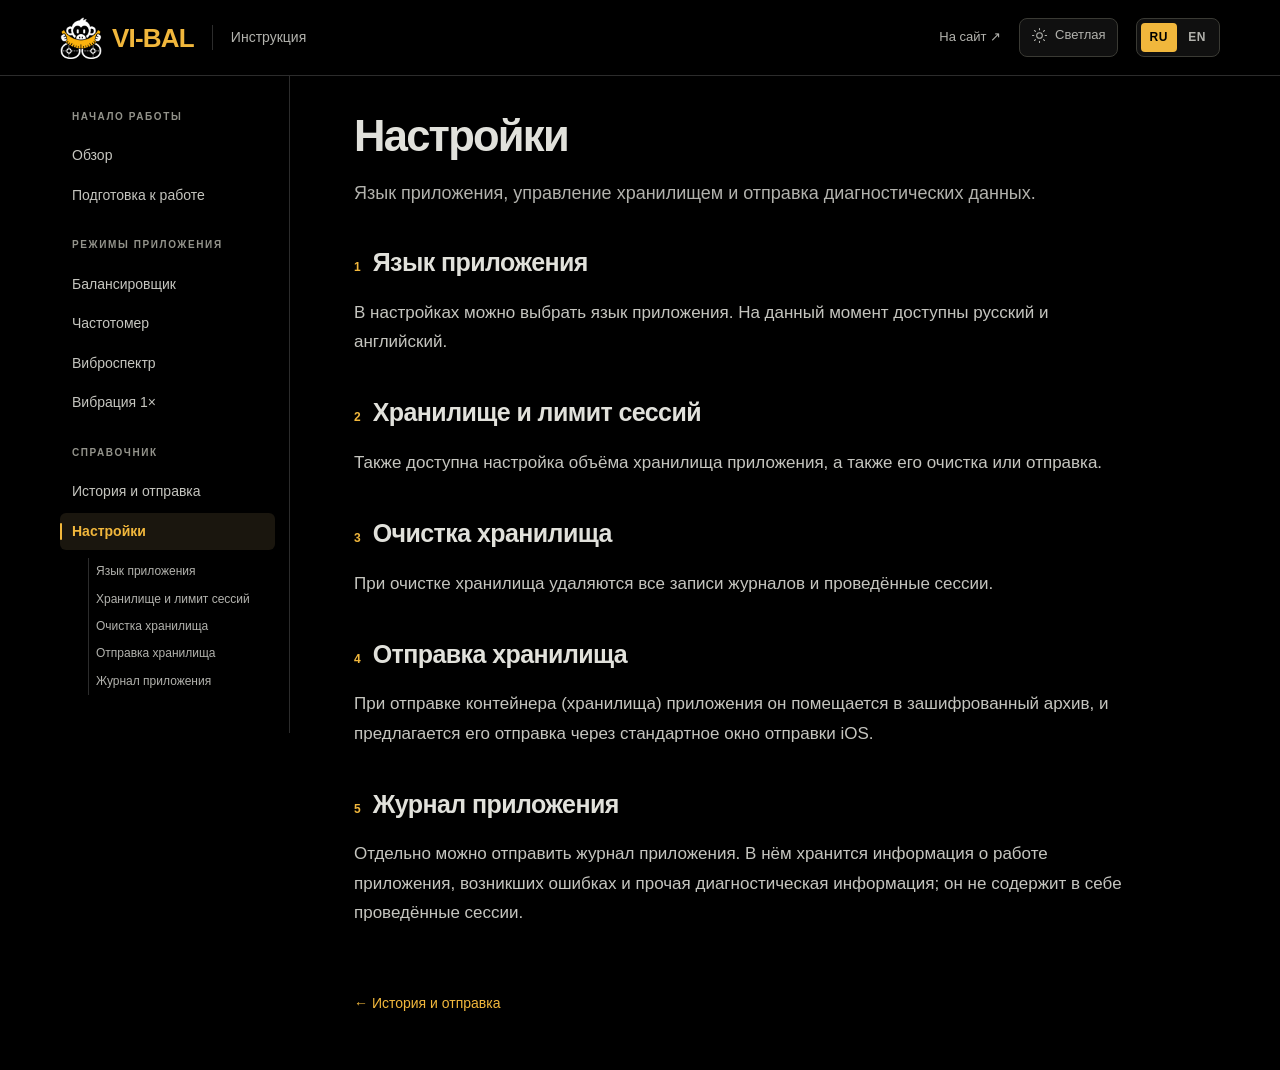
<file: guide/settings.html>
<!doctype html>
<html lang="ru" data-language="ru" data-theme="dark">
<head>
<meta charset="utf-8"><meta name="viewport" content="width=device-width,initial-scale=1,viewport-fit=cover">
<meta name="theme-color" content="#000000">
<meta name="description" content="Язык приложения, управление хранилищем и отправка диагностических данных.">
<title>Настройки — VI-BAL</title>
<script>window.VIBAL_GUIDE = {languages: ["ru", "en"], defaultLanguage: "ru", themes: ["dark", "light"], defaultTheme: "dark"};
(function(){var c=window.VIBAL_GUIDE,p=new URLSearchParams(location.search),s=null,t=null;
try{s=localStorage.getItem("vibal-guide-language");t=localStorage.getItem("vibal-guide-theme");}catch(e){}
var l=c.languages.indexOf(p.get("lang"))>=0?p.get("lang"):(c.languages.indexOf(s)>=0?s:c.defaultLanguage);
var h=c.themes.indexOf(p.get("theme"))>=0?p.get("theme"):(c.themes.indexOf(t)>=0?t:c.defaultTheme);
var r=document.documentElement;r.setAttribute("lang",l);r.setAttribute("data-language",l);r.setAttribute("data-theme",h);})();</script>
<link rel="icon" type="image/png" href="assets/favicon.png">
<link rel="stylesheet" href="assets/guide.css">
<script src="assets/guide.js" defer></script>
</head>
<body data-page="settings" data-title-ru="Настройки — VI-BAL" data-title-en="Settings — VI-BAL">
<a class="skip-link" href="#main"><span data-lang="ru" lang="ru">К тексту инструкции</span><span data-lang="en" lang="en">Skip to guide text</span></a>
<noscript><p class="noscript">Для переключения языка, темы и мобильного меню нужен JavaScript. Русский текст доступен ниже.</p></noscript>
<header class="site-header"><div class="header-inner">
<a class="brand" href="index.html" aria-label="VI-BAL: инструкция" data-label-ru="VI-BAL: инструкция" data-label-en="VI-BAL: user guide"><img src="assets/MonkeyLogo.jpg" alt="" width="42" height="42"><span class="brand-word">VI-BAL</span><span class="header-name"><span data-lang="ru" lang="ru">Инструкция</span><span data-lang="en" lang="en">User guide</span></span></a>
<div class="header-actions">
<a href="https://vi-bal.com/" data-website target="_blank" rel="noopener noreferrer" class="site-link"><span data-lang="ru" lang="ru">На сайт ↗</span><span data-lang="en" lang="en">Website ↗</span></a>
<button type="button" id="theme-toggle" class="theme-toggle" aria-label="Включить светлую тему" title="Включить светлую тему"><span class="theme-action-light"><svg viewBox="0 0 24 24" width="17" height="17" fill="none" stroke="currentColor" stroke-width="1.5" stroke-linecap="round" aria-hidden="true"><circle cx="12" cy="12" r="4"/><path d="M12 2v2m0 16v2M2 12h2m16 0h2M4.9 4.9l1.4 1.4m11.4 11.4 1.4 1.4M4.9 19.1l1.4-1.4M17.7 6.3l1.4-1.4"/></svg><span data-lang="ru" lang="ru">Светлая</span><span data-lang="en" lang="en">Light</span></span><span class="theme-action-dark"><svg viewBox="0 0 24 24" width="17" height="17" fill="none" stroke="currentColor" stroke-width="1.5" stroke-linecap="round" stroke-linejoin="round" aria-hidden="true"><path d="M20 14.1A8.3 8.3 0 0 1 9.9 4 8.3 8.3 0 1 0 20 14.1Z"/></svg><span data-lang="ru" lang="ru">Тёмная</span><span data-lang="en" lang="en">Dark</span></span></button>
<div class="lang-switch" role="group" aria-label="Язык инструкции" data-label-ru="Язык инструкции" data-label-en="Guide language"><button type="button" data-language-button="ru" aria-pressed="true" lang="ru">RU</button><button type="button" data-language-button="en" aria-pressed="false" lang="en">EN</button></div>
</div></div></header>
<button type="button" id="menu-toggle" class="mobile-nav-toggle" aria-controls="contents" aria-expanded="false"><span data-lang="ru" lang="ru">Содержание инструкции</span><span data-lang="en" lang="en">Guide contents</span><span class="menu-indicator" aria-hidden="true">⌄</span></button>
<div class="layout"><nav id="contents" class="sidebar" aria-label="Содержание" data-label-ru="Содержание" data-label-en="Contents"><div class="nav-group"><p class="sidebar-title"><span data-lang="ru" lang="ru">Начало работы</span><span data-lang="en" lang="en">Getting started</span></p><a class="chapter-link" href="index.html"><span data-lang="ru" lang="ru">Обзор</span><span data-lang="en" lang="en">Overview</span></a><a class="chapter-link" href="preparation.html"><span data-lang="ru" lang="ru">Подготовка к работе</span><span data-lang="en" lang="en">Getting started</span></a></div><div class="nav-group"><p class="sidebar-title"><span data-lang="ru" lang="ru">Режимы приложения</span><span data-lang="en" lang="en">App modes</span></p><a class="chapter-link" href="balancer.html"><span data-lang="ru" lang="ru">Балансировщик</span><span data-lang="en" lang="en">Balancer</span></a><a class="chapter-link" href="frequency-meter.html"><span data-lang="ru" lang="ru">Частотомер</span><span data-lang="en" lang="en">Frequency Meter</span></a><a class="chapter-link" href="vibration-spectrum.html"><span data-lang="ru" lang="ru">Виброспектр</span><span data-lang="en" lang="en">Vibration Spectrum</span></a><a class="chapter-link" href="vibration-1x.html"><span data-lang="ru" lang="ru">Вибрация 1×</span><span data-lang="en" lang="en">1× Vibration</span></a></div><div class="nav-group"><p class="sidebar-title"><span data-lang="ru" lang="ru">Справочник</span><span data-lang="en" lang="en">Reference</span></p><a class="chapter-link" href="history.html"><span data-lang="ru" lang="ru">История и отправка</span><span data-lang="en" lang="en">History and sharing</span></a><a class="chapter-link" href="settings.html" aria-current="page"><span data-lang="ru" lang="ru">Настройки</span><span data-lang="en" lang="en">Settings</span></a><ul class="section-links"><li><a href="#language"><span data-lang="ru" lang="ru">Язык приложения</span><span data-lang="en" lang="en">App language</span></a></li><li><a href="#storage"><span data-lang="ru" lang="ru">Хранилище и лимит сессий</span><span data-lang="en" lang="en">Storage and session limit</span></a></li><li><a href="#clear"><span data-lang="ru" lang="ru">Очистка хранилища</span><span data-lang="en" lang="en">Clearing storage</span></a></li><li><a href="#container"><span data-lang="ru" lang="ru">Отправка хранилища</span><span data-lang="en" lang="en">Sharing the app container</span></a></li><li><a href="#log"><span data-lang="ru" lang="ru">Журнал приложения</span><span data-lang="en" lang="en">Application log</span></a></li></ul></div></nav>
<main id="main" class="main"><header class="page-header"><h1><span data-lang="ru" lang="ru">Настройки</span><span data-lang="en" lang="en">Settings</span></h1><p class="page-description"><span data-lang="ru" lang="ru">Язык приложения, управление хранилищем и отправка диагностических данных.</span><span data-lang="en" lang="en">App language, storage management and sharing diagnostic data.</span></p></header>
<section class="guide-section" id="language" aria-labelledby="heading-language"><h2 class="section-heading" id="heading-language"><span class="section-index">1</span> <span data-lang="ru" lang="ru">Язык приложения</span><span data-lang="en" lang="en">App language</span></h2><p data-content-kind="p"><span data-lang="ru" lang="ru">В настройках можно выбрать язык приложения. На данный момент доступны русский и английский.</span><span data-lang="en" lang="en">The app language can be selected in Settings. Russian and English are currently available.</span></p></section>
<section class="guide-section" id="storage" aria-labelledby="heading-storage"><h2 class="section-heading" id="heading-storage"><span class="section-index">2</span> <span data-lang="ru" lang="ru">Хранилище и лимит сессий</span><span data-lang="en" lang="en">Storage and session limit</span></h2><p data-content-kind="p"><span data-lang="ru" lang="ru">Также доступна настройка объёма хранилища приложения, а также его очистка или отправка.</span><span data-lang="en" lang="en">Storage settings, storage clearing and sharing are also available.</span></p></section>
<section class="guide-section" id="clear" aria-labelledby="heading-clear"><h2 class="section-heading" id="heading-clear"><span class="section-index">3</span> <span data-lang="ru" lang="ru">Очистка хранилища</span><span data-lang="en" lang="en">Clearing storage</span></h2><p data-content-kind="warning"><span data-lang="ru" lang="ru">При очистке хранилища удаляются все записи журналов и проведённые сессии.</span><span data-lang="en" lang="en">Clearing storage deletes all log records and recorded sessions.</span></p></section>
<section class="guide-section" id="container" aria-labelledby="heading-container"><h2 class="section-heading" id="heading-container"><span class="section-index">4</span> <span data-lang="ru" lang="ru">Отправка хранилища</span><span data-lang="en" lang="en">Sharing the app container</span></h2><p data-content-kind="p"><span data-lang="ru" lang="ru">При отправке контейнера (хранилища) приложения он помещается в зашифрованный архив, и предлагается его отправка через стандартное окно отправки iOS.</span><span data-lang="en" lang="en">When sharing the app container (storage), it is placed in an encrypted archive and shared through the standard iOS share sheet.</span></p></section>
<section class="guide-section" id="log" aria-labelledby="heading-log"><h2 class="section-heading" id="heading-log"><span class="section-index">5</span> <span data-lang="ru" lang="ru">Журнал приложения</span><span data-lang="en" lang="en">Application log</span></h2><p data-content-kind="p"><span data-lang="ru" lang="ru">Отдельно можно отправить журнал приложения. В нём хранится информация о работе приложения, возникших ошибках и прочая диагностическая информация; он не содержит в себе проведённые сессии.</span><span data-lang="en" lang="en">The application log can be shared separately. It contains information about app operation, errors and other diagnostic details; it does not contain recorded sessions.</span></p></section>
<nav class="chapter-pager" aria-label="Другие главы" data-label-ru="Другие главы" data-label-en="Other chapters"><a href="history.html" class="pager-link pager-prev" rel="prev"><span data-lang="ru" lang="ru">← История и отправка</span><span data-lang="en" lang="en">← History and sharing</span></a></nav>
</main></div>
</body></html>
</file>
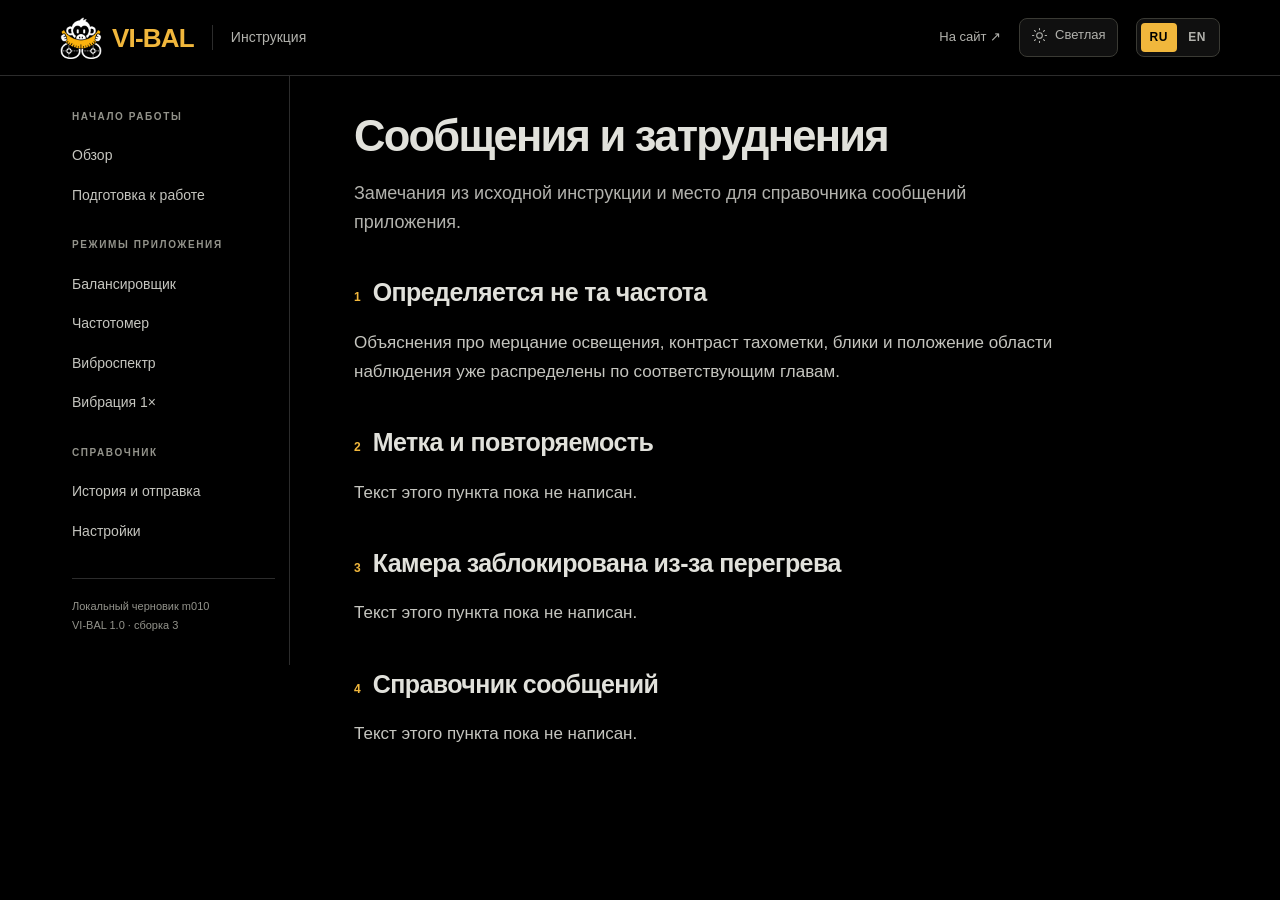
<file: guide/troubleshooting.html>
<!doctype html>
<html lang="ru" data-language="ru" data-theme="dark">
<head>
<meta charset="utf-8"><meta name="viewport" content="width=device-width,initial-scale=1,viewport-fit=cover">
<meta name="theme-color" content="#000000"><meta name="robots" content="noindex,nofollow">
<meta name="description" content="Замечания из исходной инструкции и место для справочника сообщений приложения.">
<title>Сообщения и затруднения — VI-BAL</title>
<script>window.VIBAL_GUIDE = {languages: ["ru", "en"], defaultLanguage: "ru", themes: ["dark", "light"], defaultTheme: "dark"};
(function(){var c=window.VIBAL_GUIDE,p=new URLSearchParams(location.search),s=null,t=null;
try{s=localStorage.getItem("vibal-guide-language");t=localStorage.getItem("vibal-guide-theme");}catch(e){}
var l=c.languages.indexOf(p.get("lang"))>=0?p.get("lang"):(c.languages.indexOf(s)>=0?s:c.defaultLanguage);
var h=c.themes.indexOf(p.get("theme"))>=0?p.get("theme"):(c.themes.indexOf(t)>=0?t:c.defaultTheme);
var r=document.documentElement;r.setAttribute("lang",l);r.setAttribute("data-language",l);r.setAttribute("data-theme",h);})();</script>
<link rel="icon" type="image/png" href="assets/favicon.png">
<link rel="stylesheet" href="assets/guide.css">
<script src="assets/guide.js" defer></script>
</head>
<body data-page="troubleshooting" data-title-ru="Сообщения и затруднения — VI-BAL" data-title-en="Messages and troubleshooting — VI-BAL">
<a class="skip-link" href="#main"><span data-lang="ru" lang="ru">К тексту инструкции</span><span data-lang="en" lang="en">Skip to guide text</span></a>
<noscript><p class="noscript">Для переключения языка, темы и мобильного меню нужен JavaScript. Русский текст доступен ниже.</p></noscript>
<header class="site-header"><div class="header-inner">
<a class="brand" href="index.html" aria-label="VI-BAL: инструкция" data-label-ru="VI-BAL: инструкция" data-label-en="VI-BAL: user guide"><img src="assets/MonkeyLogo.jpg" alt="" width="42" height="42"><span class="brand-word">VI-BAL</span><span class="header-name"><span data-lang="ru" lang="ru">Инструкция</span><span data-lang="en" lang="en">User guide</span></span></a>
<div class="header-actions">
<a href="https://vi-bal.com/" data-website target="_blank" rel="noopener noreferrer" class="site-link"><span data-lang="ru" lang="ru">На сайт ↗</span><span data-lang="en" lang="en">Website ↗</span></a>
<button type="button" id="theme-toggle" class="theme-toggle" aria-label="Включить светлую тему" title="Включить светлую тему"><span class="theme-action-light"><svg viewBox="0 0 24 24" width="17" height="17" fill="none" stroke="currentColor" stroke-width="1.5" stroke-linecap="round" aria-hidden="true"><circle cx="12" cy="12" r="4"/><path d="M12 2v2m0 16v2M2 12h2m16 0h2M4.9 4.9l1.4 1.4m11.4 11.4 1.4 1.4M4.9 19.1l1.4-1.4M17.7 6.3l1.4-1.4"/></svg><span data-lang="ru" lang="ru">Светлая</span><span data-lang="en" lang="en">Light</span></span><span class="theme-action-dark"><svg viewBox="0 0 24 24" width="17" height="17" fill="none" stroke="currentColor" stroke-width="1.5" stroke-linecap="round" stroke-linejoin="round" aria-hidden="true"><path d="M20 14.1A8.3 8.3 0 0 1 9.9 4 8.3 8.3 0 1 0 20 14.1Z"/></svg><span data-lang="ru" lang="ru">Тёмная</span><span data-lang="en" lang="en">Dark</span></span></button>
<div class="lang-switch" role="group" aria-label="Язык инструкции" data-label-ru="Язык инструкции" data-label-en="Guide language"><button type="button" data-language-button="ru" aria-pressed="true" lang="ru">RU</button><button type="button" data-language-button="en" aria-pressed="false" lang="en">EN</button></div>
</div></div></header>
<button type="button" id="menu-toggle" class="mobile-nav-toggle" aria-controls="contents" aria-expanded="false"><span data-lang="ru" lang="ru">Содержание инструкции</span><span data-lang="en" lang="en">Guide contents</span><span class="menu-indicator" aria-hidden="true">⌄</span></button>
<div class="layout"><nav id="contents" class="sidebar" aria-label="Содержание" data-label-ru="Содержание" data-label-en="Contents"><div class="nav-group"><p class="sidebar-title"><span data-lang="ru" lang="ru">Начало работы</span><span data-lang="en" lang="en">Getting started</span></p><a class="chapter-link" href="index.html"><span data-lang="ru" lang="ru">Обзор</span><span data-lang="en" lang="en">Overview</span></a><a class="chapter-link" href="preparation.html"><span data-lang="ru" lang="ru">Подготовка к работе</span><span data-lang="en" lang="en">Getting started</span></a></div><div class="nav-group"><p class="sidebar-title"><span data-lang="ru" lang="ru">Режимы приложения</span><span data-lang="en" lang="en">App modes</span></p><a class="chapter-link" href="balancer.html"><span data-lang="ru" lang="ru">Балансировщик</span><span data-lang="en" lang="en">Balancer</span></a><a class="chapter-link" href="frequency-meter.html"><span data-lang="ru" lang="ru">Частотомер</span><span data-lang="en" lang="en">Frequency Meter</span></a><a class="chapter-link" href="vibration-spectrum.html"><span data-lang="ru" lang="ru">Виброспектр</span><span data-lang="en" lang="en">Vibration Spectrum</span></a><a class="chapter-link" href="vibration-1x.html"><span data-lang="ru" lang="ru">Вибрация 1×</span><span data-lang="en" lang="en">1× Vibration</span></a></div><div class="nav-group"><p class="sidebar-title"><span data-lang="ru" lang="ru">Справочник</span><span data-lang="en" lang="en">Reference</span></p><a class="chapter-link" href="history.html"><span data-lang="ru" lang="ru">История и отправка</span><span data-lang="en" lang="en">History and sharing</span></a><a class="chapter-link" href="settings.html"><span data-lang="ru" lang="ru">Настройки</span><span data-lang="en" lang="en">Settings</span></a></div><div class="nav-footer"><span data-lang="ru" lang="ru">Локальный черновик m010<br>VI-BAL 1.0 · сборка 3</span><span data-lang="en" lang="en">Local draft m010<br>VI-BAL 1.0 · build 3</span></div></nav>
<main id="main" class="main"><header class="page-header"><h1><span data-lang="ru" lang="ru">Сообщения и затруднения</span><span data-lang="en" lang="en">Messages and troubleshooting</span></h1><p class="page-description"><span data-lang="ru" lang="ru">Замечания из исходной инструкции и место для справочника сообщений приложения.</span><span data-lang="en" lang="en">Notes from the original guide and space for an app message reference.</span></p></header>
<section class="guide-section" id="frequency" aria-labelledby="heading-frequency"><h2 class="section-heading" id="heading-frequency"><span class="section-index">1</span> <span data-lang="ru" lang="ru">Определяется не та частота</span><span data-lang="en" lang="en">The detected frequency is incorrect</span></h2><p data-content-kind="p"><span data-lang="ru" lang="ru">Объяснения про мерцание освещения, контраст тахометки, блики и положение области наблюдения уже распределены по соответствующим главам.</span><span data-lang="en" lang="en">Notes on lighting flicker, tach mark contrast, glare and observation region position have been placed in the relevant chapters.</span></p></section>
<section class="guide-section" id="marker" aria-labelledby="heading-marker"><h2 class="section-heading" id="heading-marker"><span class="section-index">2</span> <span data-lang="ru" lang="ru">Метка и повторяемость</span><span data-lang="en" lang="en">Marker detection and repeatability</span></h2><p data-content-kind="pending"><span data-lang="ru" lang="ru">Текст этого пункта пока не написан.</span><span data-lang="en" lang="en">This section has not been written yet.</span></p></section>
<section class="guide-section" id="thermal" aria-labelledby="heading-thermal"><h2 class="section-heading" id="heading-thermal"><span class="section-index">3</span> <span data-lang="ru" lang="ru">Камера заблокирована из-за перегрева</span><span data-lang="en" lang="en">Camera blocked by overheating</span></h2><p data-content-kind="pending"><span data-lang="ru" lang="ru">Текст этого пункта пока не написан.</span><span data-lang="en" lang="en">This section has not been written yet.</span></p></section>
<section class="guide-section" id="messages" aria-labelledby="heading-messages"><h2 class="section-heading" id="heading-messages"><span class="section-index">4</span> <span data-lang="ru" lang="ru">Справочник сообщений</span><span data-lang="en" lang="en">Message reference</span></h2><p data-content-kind="pending"><span data-lang="ru" lang="ru">Текст этого пункта пока не написан.</span><span data-lang="en" lang="en">This section has not been written yet.</span></p></section>

</main></div>
</body></html>
</file>
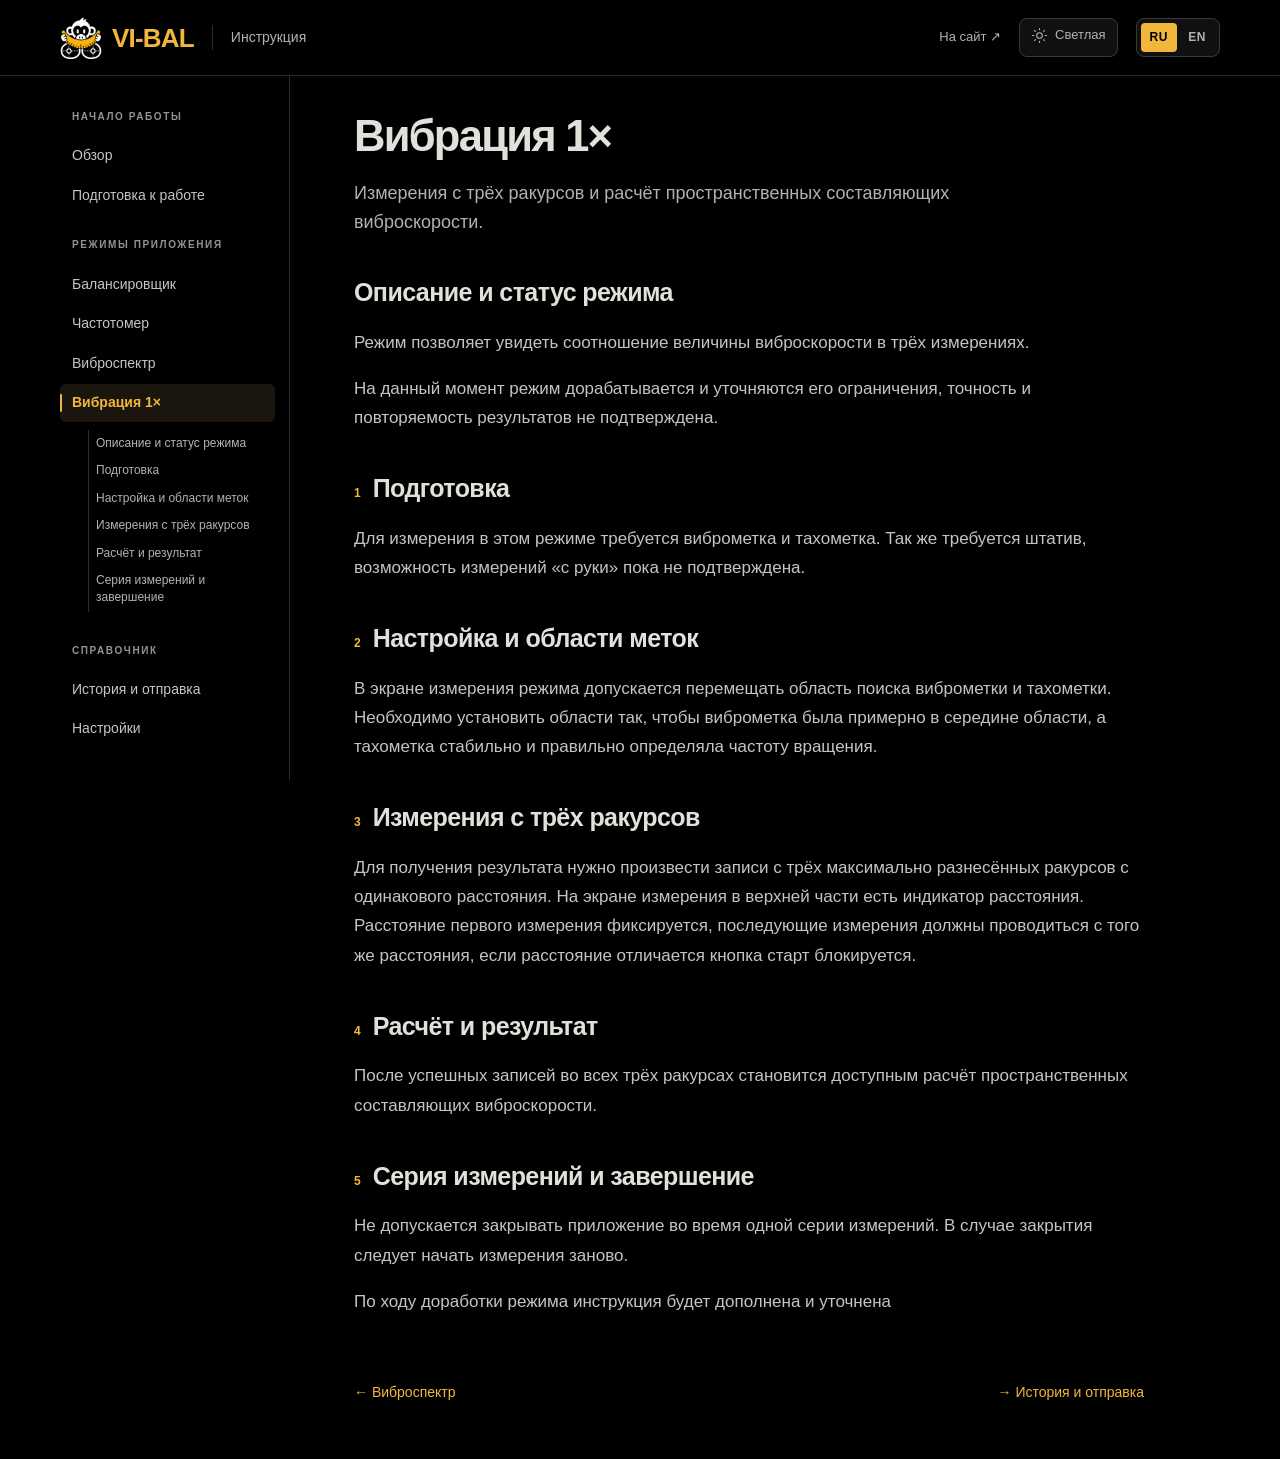
<file: guide/vibration-1x.html>
<!doctype html>
<html lang="ru" data-language="ru" data-theme="dark">
<head>
<meta charset="utf-8"><meta name="viewport" content="width=device-width,initial-scale=1,viewport-fit=cover">
<meta name="theme-color" content="#000000">
<meta name="description" content="Измерения с трёх ракурсов и расчёт пространственных составляющих виброскорости.">
<title>Вибрация 1× — VI-BAL</title>
<script>window.VIBAL_GUIDE = {languages: ["ru", "en"], defaultLanguage: "ru", themes: ["dark", "light"], defaultTheme: "dark"};
(function(){var c=window.VIBAL_GUIDE,p=new URLSearchParams(location.search),s=null,t=null;
try{s=localStorage.getItem("vibal-guide-language");t=localStorage.getItem("vibal-guide-theme");}catch(e){}
var l=c.languages.indexOf(p.get("lang"))>=0?p.get("lang"):(c.languages.indexOf(s)>=0?s:c.defaultLanguage);
var h=c.themes.indexOf(p.get("theme"))>=0?p.get("theme"):(c.themes.indexOf(t)>=0?t:c.defaultTheme);
var r=document.documentElement;r.setAttribute("lang",l);r.setAttribute("data-language",l);r.setAttribute("data-theme",h);})();</script>
<link rel="icon" type="image/png" href="assets/favicon.png">
<link rel="stylesheet" href="assets/guide.css">
<script src="assets/guide.js" defer></script>
</head>
<body data-page="vibration-1x" data-title-ru="Вибрация 1× — VI-BAL" data-title-en="1× Vibration — VI-BAL">
<a class="skip-link" href="#main"><span data-lang="ru" lang="ru">К тексту инструкции</span><span data-lang="en" lang="en">Skip to guide text</span></a>
<noscript><p class="noscript">Для переключения языка, темы и мобильного меню нужен JavaScript. Русский текст доступен ниже.</p></noscript>
<header class="site-header"><div class="header-inner">
<a class="brand" href="index.html" aria-label="VI-BAL: инструкция" data-label-ru="VI-BAL: инструкция" data-label-en="VI-BAL: user guide"><img src="assets/MonkeyLogo.jpg" alt="" width="42" height="42"><span class="brand-word">VI-BAL</span><span class="header-name"><span data-lang="ru" lang="ru">Инструкция</span><span data-lang="en" lang="en">User guide</span></span></a>
<div class="header-actions">
<a href="https://vi-bal.com/" data-website target="_blank" rel="noopener noreferrer" class="site-link"><span data-lang="ru" lang="ru">На сайт ↗</span><span data-lang="en" lang="en">Website ↗</span></a>
<button type="button" id="theme-toggle" class="theme-toggle" aria-label="Включить светлую тему" title="Включить светлую тему"><span class="theme-action-light"><svg viewBox="0 0 24 24" width="17" height="17" fill="none" stroke="currentColor" stroke-width="1.5" stroke-linecap="round" aria-hidden="true"><circle cx="12" cy="12" r="4"/><path d="M12 2v2m0 16v2M2 12h2m16 0h2M4.9 4.9l1.4 1.4m11.4 11.4 1.4 1.4M4.9 19.1l1.4-1.4M17.7 6.3l1.4-1.4"/></svg><span data-lang="ru" lang="ru">Светлая</span><span data-lang="en" lang="en">Light</span></span><span class="theme-action-dark"><svg viewBox="0 0 24 24" width="17" height="17" fill="none" stroke="currentColor" stroke-width="1.5" stroke-linecap="round" stroke-linejoin="round" aria-hidden="true"><path d="M20 14.1A8.3 8.3 0 0 1 9.9 4 8.3 8.3 0 1 0 20 14.1Z"/></svg><span data-lang="ru" lang="ru">Тёмная</span><span data-lang="en" lang="en">Dark</span></span></button>
<div class="lang-switch" role="group" aria-label="Язык инструкции" data-label-ru="Язык инструкции" data-label-en="Guide language"><button type="button" data-language-button="ru" aria-pressed="true" lang="ru">RU</button><button type="button" data-language-button="en" aria-pressed="false" lang="en">EN</button></div>
</div></div></header>
<button type="button" id="menu-toggle" class="mobile-nav-toggle" aria-controls="contents" aria-expanded="false"><span data-lang="ru" lang="ru">Содержание инструкции</span><span data-lang="en" lang="en">Guide contents</span><span class="menu-indicator" aria-hidden="true">⌄</span></button>
<div class="layout"><nav id="contents" class="sidebar" aria-label="Содержание" data-label-ru="Содержание" data-label-en="Contents"><div class="nav-group"><p class="sidebar-title"><span data-lang="ru" lang="ru">Начало работы</span><span data-lang="en" lang="en">Getting started</span></p><a class="chapter-link" href="index.html"><span data-lang="ru" lang="ru">Обзор</span><span data-lang="en" lang="en">Overview</span></a><a class="chapter-link" href="preparation.html"><span data-lang="ru" lang="ru">Подготовка к работе</span><span data-lang="en" lang="en">Getting started</span></a></div><div class="nav-group"><p class="sidebar-title"><span data-lang="ru" lang="ru">Режимы приложения</span><span data-lang="en" lang="en">App modes</span></p><a class="chapter-link" href="balancer.html"><span data-lang="ru" lang="ru">Балансировщик</span><span data-lang="en" lang="en">Balancer</span></a><a class="chapter-link" href="frequency-meter.html"><span data-lang="ru" lang="ru">Частотомер</span><span data-lang="en" lang="en">Frequency Meter</span></a><a class="chapter-link" href="vibration-spectrum.html"><span data-lang="ru" lang="ru">Виброспектр</span><span data-lang="en" lang="en">Vibration Spectrum</span></a><a class="chapter-link" href="vibration-1x.html" aria-current="page"><span data-lang="ru" lang="ru">Вибрация 1×</span><span data-lang="en" lang="en">1× Vibration</span></a><ul class="section-links"><li><a href="#status"><span data-lang="ru" lang="ru">Описание и статус режима</span><span data-lang="en" lang="en">Mode description and status</span></a></li><li><a href="#conditions"><span data-lang="ru" lang="ru">Подготовка</span><span data-lang="en" lang="en">Preparation</span></a></li><li><a href="#setup"><span data-lang="ru" lang="ru">Настройка и области меток</span><span data-lang="en" lang="en">Setup and marker regions</span></a></li><li><a href="#views"><span data-lang="ru" lang="ru">Измерения с трёх ракурсов</span><span data-lang="en" lang="en">Measurements from three viewing angles</span></a></li><li><a href="#calculation"><span data-lang="ru" lang="ru">Расчёт и результат</span><span data-lang="en" lang="en">Calculation and result</span></a></li><li><a href="#session"><span data-lang="ru" lang="ru">Серия измерений и завершение</span><span data-lang="en" lang="en">Measurement series and completion</span></a></li></ul></div><div class="nav-group"><p class="sidebar-title"><span data-lang="ru" lang="ru">Справочник</span><span data-lang="en" lang="en">Reference</span></p><a class="chapter-link" href="history.html"><span data-lang="ru" lang="ru">История и отправка</span><span data-lang="en" lang="en">History and sharing</span></a><a class="chapter-link" href="settings.html"><span data-lang="ru" lang="ru">Настройки</span><span data-lang="en" lang="en">Settings</span></a></div></nav>
<main id="main" class="main"><header class="page-header"><h1><span data-lang="ru" lang="ru">Вибрация 1×</span><span data-lang="en" lang="en">1× Vibration</span></h1><p class="page-description"><span data-lang="ru" lang="ru">Измерения с трёх ракурсов и расчёт пространственных составляющих виброскорости.</span><span data-lang="en" lang="en">Measurements from three viewing angles and calculation of spatial vibration velocity components.</span></p></header>
<section class="guide-section" id="status" aria-labelledby="heading-status"><h2 class="section-heading" id="heading-status"><span data-lang="ru" lang="ru">Описание и статус режима</span><span data-lang="en" lang="en">Mode description and status</span></h2><p data-content-kind="p"><span data-lang="ru" lang="ru">Режим позволяет увидеть соотношение величины виброскорости в трёх измерениях.</span><span data-lang="en" lang="en">This mode shows the relative vibration velocity magnitudes in three dimensions.</span></p><p data-content-kind="p"><span data-lang="ru" lang="ru">На данный момент режим дорабатывается и уточняются его ограничения, точность и повторяемость результатов не подтверждена.</span><span data-lang="en" lang="en">This mode is currently being refined, and its limitations are being clarified. The accuracy and repeatability of its results have not been confirmed.</span></p></section>
<section class="guide-section" id="conditions" aria-labelledby="heading-conditions"><h2 class="section-heading" id="heading-conditions"><span class="section-index">1</span> <span data-lang="ru" lang="ru">Подготовка</span><span data-lang="en" lang="en">Preparation</span></h2><p data-content-kind="p"><span data-lang="ru" lang="ru">Для измерения в этом режиме требуется виброметка и тахометка. Так же требуется штатив, возможность измерений «с руки» пока не подтверждена.</span><span data-lang="en" lang="en">This mode requires a vibration marker and a tach mark. A tripod is also required; the feasibility of handheld measurements has not yet been confirmed.</span></p></section>
<section class="guide-section" id="setup" aria-labelledby="heading-setup"><h2 class="section-heading" id="heading-setup"><span class="section-index">2</span> <span data-lang="ru" lang="ru">Настройка и области меток</span><span data-lang="en" lang="en">Setup and marker regions</span></h2><p data-content-kind="p"><span data-lang="ru" lang="ru">В экране измерения режима допускается перемещать область поиска виброметки и тахометки. Необходимо установить области так, чтобы виброметка была примерно в середине области, а тахометка стабильно и правильно определяла частоту вращения.</span><span data-lang="en" lang="en">On the measurement screen, both the vibration marker search region and the tach mark region can be moved. Position them so that the vibration marker is approximately centred in its region and the tach mark produces a stable, correct rotational frequency reading.</span></p></section>
<section class="guide-section" id="views" aria-labelledby="heading-views"><h2 class="section-heading" id="heading-views"><span class="section-index">3</span> <span data-lang="ru" lang="ru">Измерения с трёх ракурсов</span><span data-lang="en" lang="en">Measurements from three viewing angles</span></h2><p data-content-kind="p"><span data-lang="ru" lang="ru">Для получения результата нужно произвести записи с трёх максимально разнесённых ракурсов с одинакового расстояния. На экране измерения в верхней части есть индикатор расстояния. Расстояние первого измерения фиксируется, последующие измерения должны проводиться с того же расстояния, если расстояние отличается кнопка старт блокируется.</span><span data-lang="en" lang="en">To obtain a result, record from three viewing angles as far apart as possible, keeping the same distance. A distance indicator is shown at the top of the measurement screen. The distance of the first measurement is recorded, and subsequent measurements must be taken from the same distance. If the distance differs, the Start button is disabled.</span></p></section>
<section class="guide-section" id="calculation" aria-labelledby="heading-calculation"><h2 class="section-heading" id="heading-calculation"><span class="section-index">4</span> <span data-lang="ru" lang="ru">Расчёт и результат</span><span data-lang="en" lang="en">Calculation and result</span></h2><p data-content-kind="p"><span data-lang="ru" lang="ru">После успешных записей во всех трёх ракурсах становится доступным расчёт пространственных составляющих виброскорости.</span><span data-lang="en" lang="en">After successful recordings from all three viewing angles, calculation of the spatial vibration velocity components becomes available.</span></p></section>
<section class="guide-section" id="session" aria-labelledby="heading-session"><h2 class="section-heading" id="heading-session"><span class="section-index">5</span> <span data-lang="ru" lang="ru">Серия измерений и завершение</span><span data-lang="en" lang="en">Measurement series and completion</span></h2><p data-content-kind="important"><span data-lang="ru" lang="ru">Не допускается закрывать приложение во время одной серии измерений. В случае закрытия следует начать измерения заново.</span><span data-lang="en" lang="en">Do not close the app during a measurement series. If the app is closed, start the measurements again.</span></p><p data-content-kind="p"><span data-lang="ru" lang="ru">По ходу доработки режима инструкция будет дополнена и уточнена</span><span data-lang="en" lang="en">The guide will be expanded and clarified as the mode is refined.</span></p></section>
<nav class="chapter-pager" aria-label="Другие главы" data-label-ru="Другие главы" data-label-en="Other chapters"><a href="vibration-spectrum.html" class="pager-link pager-prev" rel="prev"><span data-lang="ru" lang="ru">← Виброспектр</span><span data-lang="en" lang="en">← Vibration Spectrum</span></a><a href="history.html" class="pager-link pager-next" rel="next"><span data-lang="ru" lang="ru">→ История и отправка</span><span data-lang="en" lang="en">→ History and sharing</span></a></nav>
</main></div>
</body></html>
</file>
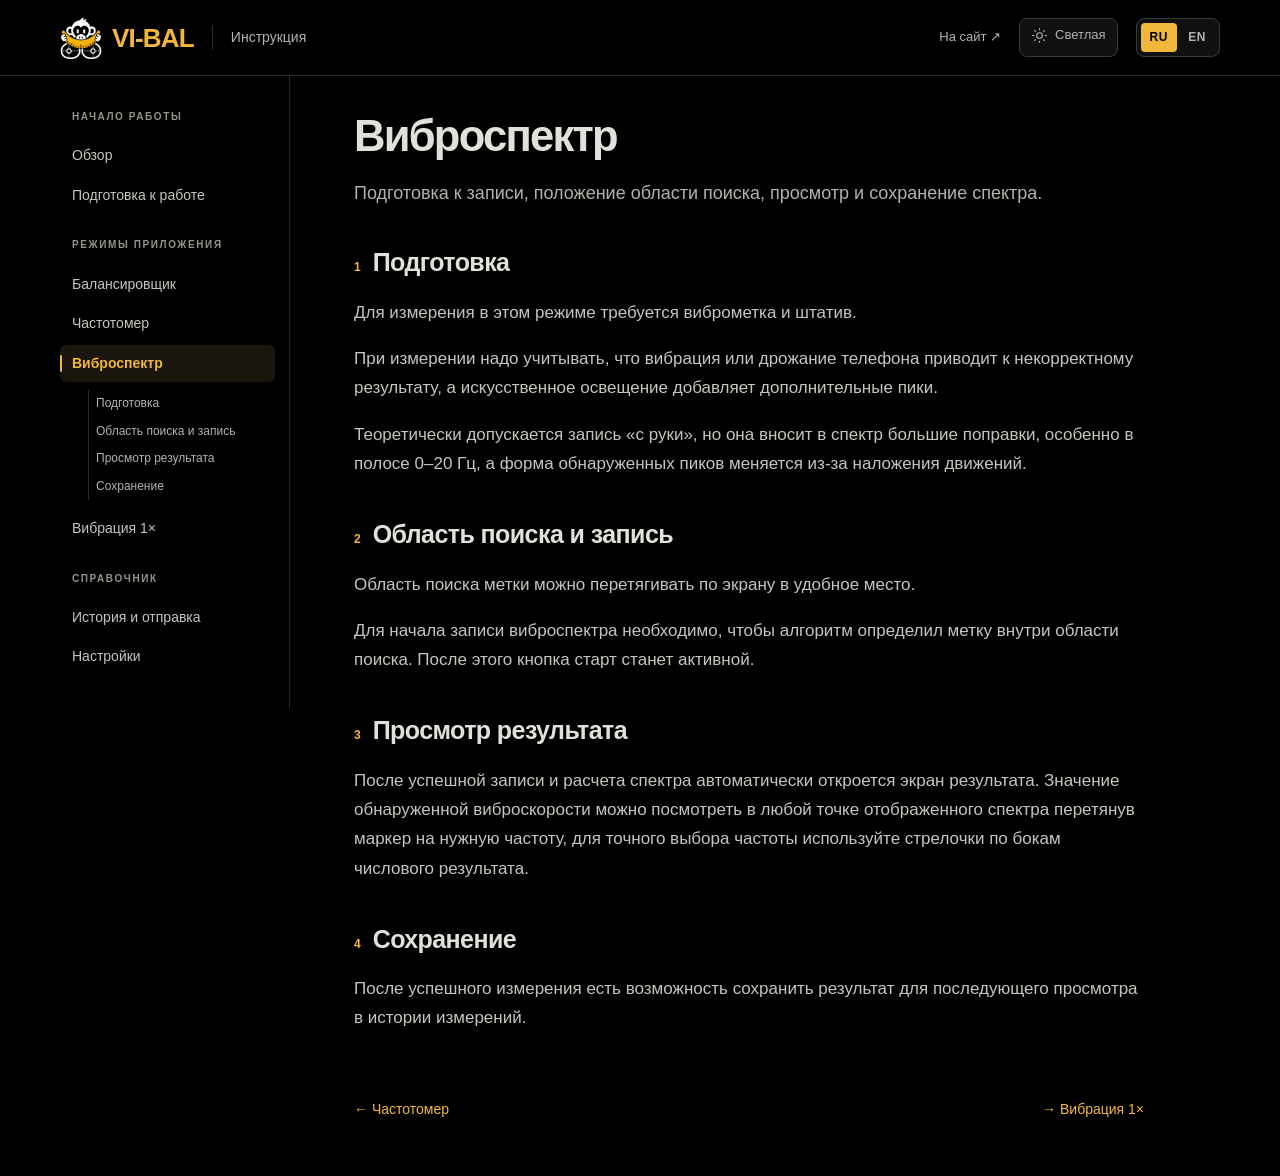
<file: guide/vibration-spectrum.html>
<!doctype html>
<html lang="ru" data-language="ru" data-theme="dark">
<head>
<meta charset="utf-8"><meta name="viewport" content="width=device-width,initial-scale=1,viewport-fit=cover">
<meta name="theme-color" content="#000000">
<meta name="description" content="Подготовка к записи, положение области поиска, просмотр и сохранение спектра.">
<title>Виброспектр — VI-BAL</title>
<script>window.VIBAL_GUIDE = {languages: ["ru", "en"], defaultLanguage: "ru", themes: ["dark", "light"], defaultTheme: "dark"};
(function(){var c=window.VIBAL_GUIDE,p=new URLSearchParams(location.search),s=null,t=null;
try{s=localStorage.getItem("vibal-guide-language");t=localStorage.getItem("vibal-guide-theme");}catch(e){}
var l=c.languages.indexOf(p.get("lang"))>=0?p.get("lang"):(c.languages.indexOf(s)>=0?s:c.defaultLanguage);
var h=c.themes.indexOf(p.get("theme"))>=0?p.get("theme"):(c.themes.indexOf(t)>=0?t:c.defaultTheme);
var r=document.documentElement;r.setAttribute("lang",l);r.setAttribute("data-language",l);r.setAttribute("data-theme",h);})();</script>
<link rel="icon" type="image/png" href="assets/favicon.png">
<link rel="stylesheet" href="assets/guide.css">
<script src="assets/guide.js" defer></script>
</head>
<body data-page="vibration-spectrum" data-title-ru="Виброспектр — VI-BAL" data-title-en="Vibration Spectrum — VI-BAL">
<a class="skip-link" href="#main"><span data-lang="ru" lang="ru">К тексту инструкции</span><span data-lang="en" lang="en">Skip to guide text</span></a>
<noscript><p class="noscript">Для переключения языка, темы и мобильного меню нужен JavaScript. Русский текст доступен ниже.</p></noscript>
<header class="site-header"><div class="header-inner">
<a class="brand" href="index.html" aria-label="VI-BAL: инструкция" data-label-ru="VI-BAL: инструкция" data-label-en="VI-BAL: user guide"><img src="assets/MonkeyLogo.jpg" alt="" width="42" height="42"><span class="brand-word">VI-BAL</span><span class="header-name"><span data-lang="ru" lang="ru">Инструкция</span><span data-lang="en" lang="en">User guide</span></span></a>
<div class="header-actions">
<a href="https://vi-bal.com/" data-website target="_blank" rel="noopener noreferrer" class="site-link"><span data-lang="ru" lang="ru">На сайт ↗</span><span data-lang="en" lang="en">Website ↗</span></a>
<button type="button" id="theme-toggle" class="theme-toggle" aria-label="Включить светлую тему" title="Включить светлую тему"><span class="theme-action-light"><svg viewBox="0 0 24 24" width="17" height="17" fill="none" stroke="currentColor" stroke-width="1.5" stroke-linecap="round" aria-hidden="true"><circle cx="12" cy="12" r="4"/><path d="M12 2v2m0 16v2M2 12h2m16 0h2M4.9 4.9l1.4 1.4m11.4 11.4 1.4 1.4M4.9 19.1l1.4-1.4M17.7 6.3l1.4-1.4"/></svg><span data-lang="ru" lang="ru">Светлая</span><span data-lang="en" lang="en">Light</span></span><span class="theme-action-dark"><svg viewBox="0 0 24 24" width="17" height="17" fill="none" stroke="currentColor" stroke-width="1.5" stroke-linecap="round" stroke-linejoin="round" aria-hidden="true"><path d="M20 14.1A8.3 8.3 0 0 1 9.9 4 8.3 8.3 0 1 0 20 14.1Z"/></svg><span data-lang="ru" lang="ru">Тёмная</span><span data-lang="en" lang="en">Dark</span></span></button>
<div class="lang-switch" role="group" aria-label="Язык инструкции" data-label-ru="Язык инструкции" data-label-en="Guide language"><button type="button" data-language-button="ru" aria-pressed="true" lang="ru">RU</button><button type="button" data-language-button="en" aria-pressed="false" lang="en">EN</button></div>
</div></div></header>
<button type="button" id="menu-toggle" class="mobile-nav-toggle" aria-controls="contents" aria-expanded="false"><span data-lang="ru" lang="ru">Содержание инструкции</span><span data-lang="en" lang="en">Guide contents</span><span class="menu-indicator" aria-hidden="true">⌄</span></button>
<div class="layout"><nav id="contents" class="sidebar" aria-label="Содержание" data-label-ru="Содержание" data-label-en="Contents"><div class="nav-group"><p class="sidebar-title"><span data-lang="ru" lang="ru">Начало работы</span><span data-lang="en" lang="en">Getting started</span></p><a class="chapter-link" href="index.html"><span data-lang="ru" lang="ru">Обзор</span><span data-lang="en" lang="en">Overview</span></a><a class="chapter-link" href="preparation.html"><span data-lang="ru" lang="ru">Подготовка к работе</span><span data-lang="en" lang="en">Getting started</span></a></div><div class="nav-group"><p class="sidebar-title"><span data-lang="ru" lang="ru">Режимы приложения</span><span data-lang="en" lang="en">App modes</span></p><a class="chapter-link" href="balancer.html"><span data-lang="ru" lang="ru">Балансировщик</span><span data-lang="en" lang="en">Balancer</span></a><a class="chapter-link" href="frequency-meter.html"><span data-lang="ru" lang="ru">Частотомер</span><span data-lang="en" lang="en">Frequency Meter</span></a><a class="chapter-link" href="vibration-spectrum.html" aria-current="page"><span data-lang="ru" lang="ru">Виброспектр</span><span data-lang="en" lang="en">Vibration Spectrum</span></a><ul class="section-links"><li><a href="#conditions"><span data-lang="ru" lang="ru">Подготовка</span><span data-lang="en" lang="en">Preparation</span></a></li><li><a href="#recording"><span data-lang="ru" lang="ru">Область поиска и запись</span><span data-lang="en" lang="en">Search region and recording</span></a></li><li><a href="#result"><span data-lang="ru" lang="ru">Просмотр результата</span><span data-lang="en" lang="en">Viewing the result</span></a></li><li><a href="#saving"><span data-lang="ru" lang="ru">Сохранение</span><span data-lang="en" lang="en">Saving</span></a></li></ul><a class="chapter-link" href="vibration-1x.html"><span data-lang="ru" lang="ru">Вибрация 1×</span><span data-lang="en" lang="en">1× Vibration</span></a></div><div class="nav-group"><p class="sidebar-title"><span data-lang="ru" lang="ru">Справочник</span><span data-lang="en" lang="en">Reference</span></p><a class="chapter-link" href="history.html"><span data-lang="ru" lang="ru">История и отправка</span><span data-lang="en" lang="en">History and sharing</span></a><a class="chapter-link" href="settings.html"><span data-lang="ru" lang="ru">Настройки</span><span data-lang="en" lang="en">Settings</span></a></div></nav>
<main id="main" class="main"><header class="page-header"><h1><span data-lang="ru" lang="ru">Виброспектр</span><span data-lang="en" lang="en">Vibration Spectrum</span></h1><p class="page-description"><span data-lang="ru" lang="ru">Подготовка к записи, положение области поиска, просмотр и сохранение спектра.</span><span data-lang="en" lang="en">Recording preparation, positioning the search region, and viewing and saving a spectrum.</span></p></header>
<section class="guide-section" id="conditions" aria-labelledby="heading-conditions"><h2 class="section-heading" id="heading-conditions"><span class="section-index">1</span> <span data-lang="ru" lang="ru">Подготовка</span><span data-lang="en" lang="en">Preparation</span></h2><p data-content-kind="p"><span data-lang="ru" lang="ru">Для измерения в этом режиме требуется виброметка и штатив.</span><span data-lang="en" lang="en">This mode requires a vibration marker and a tripod.</span></p><p data-content-kind="p"><span data-lang="ru" lang="ru">При измерении надо учитывать, что вибрация или дрожание телефона приводит к некорректному результату, а искусственное освещение добавляет дополнительные пики.</span><span data-lang="en" lang="en">During measurement, remember that vibration or shaking of the phone leads to incorrect results, and artificial lighting adds extra peaks.</span></p><p data-content-kind="p"><span data-lang="ru" lang="ru">Теоретически допускается запись «с руки», но она вносит в спектр большие поправки, особенно в полосе 0–20 Гц, а форма обнаруженных пиков меняется из-за наложения движений.</span><span data-lang="en" lang="en">Handheld recording is theoretically possible, but it introduces large changes to the spectrum, particularly in the 0–20 Hz band. Superimposed motion also changes the shape of the detected peaks.</span></p></section>
<section class="guide-section" id="recording" aria-labelledby="heading-recording"><h2 class="section-heading" id="heading-recording"><span class="section-index">2</span> <span data-lang="ru" lang="ru">Область поиска и запись</span><span data-lang="en" lang="en">Search region and recording</span></h2><p data-content-kind="p"><span data-lang="ru" lang="ru">Область поиска метки можно перетягивать по экрану в удобное место.</span><span data-lang="en" lang="en">Drag the marker search region to a convenient position on the screen.</span></p><p data-content-kind="p"><span data-lang="ru" lang="ru">Для начала записи виброспектра необходимо, чтобы алгоритм определил метку внутри области поиска. После этого кнопка старт станет активной.</span><span data-lang="en" lang="en">Before a vibration spectrum recording can start, the algorithm must detect the marker within the search region. The Start button will then become available.</span></p></section>
<section class="guide-section" id="result" aria-labelledby="heading-result"><h2 class="section-heading" id="heading-result"><span class="section-index">3</span> <span data-lang="ru" lang="ru">Просмотр результата</span><span data-lang="en" lang="en">Viewing the result</span></h2><p data-content-kind="p"><span data-lang="ru" lang="ru">После успешной записи и расчета спектра автоматически откроется экран результата. Значение обнаруженной виброскорости можно посмотреть в любой точке отображенного спектра перетянув маркер на нужную частоту, для точного выбора частоты используйте стрелочки по бокам числового результата.</span><span data-lang="en" lang="en">After a successful recording and spectrum calculation, the result screen opens automatically. To view the measured vibration velocity at any point on the displayed spectrum, drag the cursor to the desired frequency. For precise frequency selection, use the arrows on either side of the numerical result.</span></p></section>
<section class="guide-section" id="saving" aria-labelledby="heading-saving"><h2 class="section-heading" id="heading-saving"><span class="section-index">4</span> <span data-lang="ru" lang="ru">Сохранение</span><span data-lang="en" lang="en">Saving</span></h2><p data-content-kind="p"><span data-lang="ru" lang="ru">После успешного измерения есть возможность сохранить результат для последующего просмотра в истории измерений.</span><span data-lang="en" lang="en">After a successful measurement, the result can be saved for later viewing in the measurement history.</span></p></section>
<nav class="chapter-pager" aria-label="Другие главы" data-label-ru="Другие главы" data-label-en="Other chapters"><a href="frequency-meter.html" class="pager-link pager-prev" rel="prev"><span data-lang="ru" lang="ru">← Частотомер</span><span data-lang="en" lang="en">← Frequency Meter</span></a><a href="vibration-1x.html" class="pager-link pager-next" rel="next"><span data-lang="ru" lang="ru">→ Вибрация 1×</span><span data-lang="en" lang="en">→ 1× Vibration</span></a></nav>
</main></div>
</body></html>
</file>
<file: assets/style.css>
:root {
  --bg: #000000;
  --yellow: rgb(241, 183, 60);
  --panel: rgb(20, 20, 20);
  --panel-border: rgba(255, 255, 255, 0.18);
  --text: #ffffff;
  --text-secondary: rgba(255, 255, 255, 0.65);
  --page-pad: clamp(18px, 4vw, 42px);
  --card-radius: clamp(16px, 2.2vw, 24px);
  --button-radius: clamp(14px, 1.9vw, 20px);
  --content-width: 780px;
}

* { box-sizing: border-box; }

html {
  background: var(--bg);
  color-scheme: dark;
  overscroll-behavior-y: none;
}

body {
  margin: 0;
  min-height: 100vh;
  background: var(--bg);
  color: var(--text);
  font-family: -apple-system, BlinkMacSystemFont, "SF Pro Display", "SF Pro Text", "Segoe UI", sans-serif;
  -webkit-font-smoothing: antialiased;
  text-rendering: optimizeLegibility;
}

a { color: inherit; }

button, a {
  -webkit-tap-highlight-color: transparent;
}

:focus-visible {
  outline: 3px solid rgba(241, 183, 60, 0.9);
  outline-offset: 4px;
}

.lang-switch {
  position: fixed;
  z-index: 10;
  top: max(16px, env(safe-area-inset-top));
  right: max(18px, env(safe-area-inset-right));
  display: inline-flex;
  align-items: center;
  gap: 7px;
  padding: 7px 9px;
  border: 1px solid var(--panel-border);
  border-radius: 999px;
  background: rgba(12, 12, 12, 0.86);
  backdrop-filter: blur(10px);
  -webkit-backdrop-filter: blur(10px);
}

.lang-switch button {
  appearance: none;
  border: 0;
  padding: 2px 3px;
  background: transparent;
  color: var(--text-secondary);
  font: inherit;
  font-size: 13px;
  line-height: 1;
  font-weight: 700;
  letter-spacing: 0.04em;
  cursor: pointer;
}

.lang-switch button.active { color: var(--yellow); }
.lang-switch .divider { color: rgba(255,255,255,0.28); font-size: 12px; }

.home-page {
  min-height: 100vh;
  display: grid;
  place-items: center;
  padding: clamp(68px, 9vh, 96px) var(--page-pad) clamp(34px, 6vh, 68px);
}

.home-stack {
  width: min(100%, 500px);
  display: flex;
  flex-direction: column;
  align-items: stretch;
  gap: clamp(13px, 2vh, 18px);
}

.hero-brand {
  display: flex;
  flex-direction: column;
  align-items: center;
  gap: clamp(8px, 1.4vh, 12px);
  margin-bottom: clamp(10px, 2vh, 18px);
}

.hero-logo {
  display: block;
  width: clamp(170px, 32vw, 270px);
  height: auto;
  max-height: 31vh;
  object-fit: contain;
}

.hero-title {
  margin: 0;
  color: var(--yellow);
  font-size: clamp(48px, 8vw, 72px);
  line-height: 0.98;
  font-weight: 900;
  letter-spacing: -0.035em;
}

.menu-button {
  display: grid;
  place-items: center;
  min-height: clamp(56px, 7.2vh, 66px);
  padding: 12px 20px;
  border: 1px solid var(--panel-border);
  border-radius: var(--button-radius);
  background: var(--yellow);
  color: #000;
  text-decoration: none;
  font-size: clamp(18px, 2.4vw, 21px);
  font-weight: 650;
  text-align: center;
  transition: filter 120ms ease, transform 120ms ease;
}

.menu-button:hover { filter: brightness(1.045); }
.menu-button:active { transform: scale(0.992); filter: brightness(0.97); }

.inner-page {
  min-height: 100vh;
  padding: clamp(82px, 11vh, 112px) var(--page-pad) clamp(34px, 6vh, 72px);
}

.inner-wrap {
  width: min(100%, var(--content-width));
  margin: 0 auto;
}

.brand-home {
  width: fit-content;
  display: inline-flex;
  align-items: center;
  gap: 10px;
  margin-bottom: clamp(28px, 5vh, 48px);
  color: var(--yellow);
  text-decoration: none;
}

.brand-home img {
  width: clamp(44px, 6vw, 58px);
  height: clamp(44px, 6vw, 58px);
  object-fit: cover;
}

.brand-home span {
  font-size: clamp(27px, 4vw, 36px);
  line-height: 1;
  font-weight: 900;
  letter-spacing: -0.025em;
}

.content-card {
  width: 100%;
  padding: clamp(22px, 4vw, 38px);
  border: 1px solid var(--panel-border);
  border-radius: var(--card-radius);
  background: var(--panel);
}

.content-card.centered {
  min-height: clamp(210px, 36vh, 330px);
  display: grid;
  place-items: center;
  text-align: center;
}

.page-title {
  margin: 0 0 18px;
  color: var(--yellow);
  font-size: clamp(30px, 5vw, 44px);
  line-height: 1.05;
  font-weight: 850;
  letter-spacing: -0.025em;
}

.page-lead {
  margin: 0;
  color: var(--text);
  font-size: clamp(19px, 3vw, 25px);
  line-height: 1.45;
  font-weight: 560;
}

.support-card .page-lead { margin-bottom: 26px; }

.contact-block {
  display: grid;
  gap: 14px;
}

.contact-item {
  padding: 16px 18px;
  border: 1px solid var(--panel-border);
  border-radius: calc(var(--card-radius) * 0.75);
  background: rgba(0,0,0,0.25);
}

.contact-label {
  display: block;
  margin-bottom: 6px;
  color: var(--text-secondary);
  font-size: 13px;
  font-weight: 700;
  letter-spacing: 0.06em;
  text-transform: uppercase;
}

.contact-value {
  display: inline-block;
  color: var(--yellow);
  font-size: clamp(18px, 3vw, 22px);
  font-weight: 700;
  text-decoration: none;
  overflow-wrap: anywhere;
  user-select: text;
}

.contact-value:hover { text-decoration: underline; text-underline-offset: 4px; }

.policy-card {
  text-align: left;
}

.policy-card .page-title { margin-bottom: 8px; }
.policy-meta {
  margin: 0 0 30px;
  color: var(--text-secondary);
  font-size: 15px;
}

.policy-card h2 {
  margin: 34px 0 12px;
  color: var(--yellow);
  font-size: clamp(20px, 3vw, 25px);
  line-height: 1.25;
}

.policy-card p,
.policy-card li {
  color: rgba(255,255,255,0.88);
  font-size: clamp(16px, 2.2vw, 18px);
  line-height: 1.68;
}

.policy-card p { margin: 0 0 15px; }
.policy-card ul { margin: 10px 0 18px; padding-left: 1.25em; }
.policy-card li { margin: 6px 0; }
.policy-card strong { color: var(--text); }
.policy-card .policy-email { color: var(--yellow); text-decoration: none; font-weight: 700; }
.policy-card .policy-email:hover { text-decoration: underline; text-underline-offset: 4px; }

.error-code {
  margin: 0 0 4px;
  color: var(--yellow);
  font-size: clamp(66px, 14vw, 112px);
  font-weight: 900;
  line-height: 0.95;
  letter-spacing: -0.05em;
}

.error-text {
  margin: 0 0 26px;
  color: var(--text);
  font-size: clamp(19px, 3vw, 25px);
  font-weight: 600;
}

.compact-button {
  display: inline-grid;
  place-items: center;
  min-height: 52px;
  padding: 10px 26px;
  border: 1px solid var(--panel-border);
  border-radius: var(--button-radius);
  background: var(--yellow);
  color: #000;
  text-decoration: none;
  font-weight: 700;
}

[data-lang] { display: none; }
html[data-current-lang="en"] [data-lang="en"] { display: block; }
html[data-current-lang="ru"] [data-lang="ru"] { display: block; }

@media (max-width: 620px) {
  .lang-switch { top: max(12px, env(safe-area-inset-top)); right: 14px; }
  .home-page { align-items: start; padding-top: clamp(80px, 11vh, 100px); }
  .hero-logo { width: clamp(155px, 48vw, 230px); }
  .inner-page { padding-top: 82px; }
  .content-card { padding: 22px 19px; }
  .policy-card p, .policy-card li { line-height: 1.62; }
}

@media (prefers-reduced-motion: reduce) {
  *, *::before, *::after { scroll-behavior: auto !important; transition: none !important; }
}

/* Decorative background: exact copies of the existing VI-BAL logo only. */
.ambient-logos {
  position: fixed;
  inset: 0;
  z-index: 0;
  overflow: hidden;
  pointer-events: none;
  user-select: none;
  contain: strict;
}

.ambient-logo {
  position: absolute;
  left: 0;
  top: 0;
  object-fit: cover;
  will-change: transform;
}

.home-page,
.inner-page {
  position: relative;
  z-index: 1;
}

.lang-switch {
  z-index: 20;
}
</file>
<file: guide/assets/guide.css>
/* VI-BAL manual m005. Original navigation shell; unboxed reading text. */
:root {
  color-scheme: dark;
  --bg: #000;
  --text: #c5c5bf;
  --heading: #e1e1db;
  --muted: #b2b2ad;
  --quiet: #93938b;
  --line: #2c2c2c;
  --accent: #f1b73c;
  --brand: #f1b73c;
  --accent-surface: #1a160e;
  --hover: #141414;
  --control-bg: #101010;
  --control-line: #3a3a34;
  --menu-bg: #0b0b0a;
  --button-active-bg: #f1b73c;
  --button-active-text: #000;
  --header: 76px;
  --max: 1160px;
}
:root[data-theme="light"] {
  color-scheme: light;
  --bg: #f5f3ee;
  --text: #1b1b19;
  --heading: #11110f;
  --muted: #51514b;
  --quiet: #62625b;
  --line: #d9d6ce;
  --accent: #78540a;
  --brand: #332c1c;
  --accent-surface: #eae0ca;
  --hover: #eae7df;
  --control-bg: #efede6;
  --control-line: #c9c5b9;
  --menu-bg: #f5f3ee;
  --button-active-bg: #f1b73c;
  --button-active-text: #16140e;
}
* { box-sizing: border-box; }
html { background: var(--bg); scroll-behavior: auto; -webkit-text-size-adjust: 100%; }
body {
  margin: 0; min-height: 100vh; color: var(--text); background: var(--bg);
  font-family: -apple-system, BlinkMacSystemFont, "Segoe UI", Arial, sans-serif;
  font-size: 17px; line-height: 1.72; -webkit-font-smoothing: antialiased;
}
html[data-language="ru"] [data-lang="en"],
html[data-language="en"] [data-lang="ru"], [hidden] { display: none !important; }
a { color: var(--accent); text-underline-offset: .19em; text-decoration-thickness: 1px; }
a:hover { text-decoration-color: currentColor; }
button { font: inherit; color: inherit; cursor: pointer; touch-action: manipulation; }
button, a { -webkit-tap-highlight-color: transparent; }
a:focus-visible, button:focus-visible { outline: 2px solid var(--accent); outline-offset: 5px; border-radius: 4px; }
::selection { color: #111; background: #f1b73c; }
img { max-width: 100%; height: auto; }
.skip-link { position: fixed; left: 20px; top: -120px; z-index: 100; padding: 12px 18px; background: var(--button-active-bg); color: #000; border-radius: 8px; }
.skip-link:focus { top: 12px; }
.site-header { height: var(--header); position: sticky; top: 0; z-index: 40; background: var(--bg); border-bottom: 1px solid var(--line); }
.header-inner { width: min(calc(100% - 64px), var(--max)); height: 100%; margin: auto; display: flex; align-items: center; justify-content: space-between; gap: 20px; }
.brand { display: flex; align-items: center; gap: 10px; color: var(--brand); text-decoration: none; flex-shrink: 0; }
.brand img { width: 42px; height: 42px; object-fit: contain; border-radius: 8px; }
.brand-word { font-size: 26px; letter-spacing: -.8px; font-weight: 850; line-height: 1; }
.header-name { color: var(--muted); font-size: 14px; border-left: 1px solid var(--line); padding-left: 18px; margin-left: 8px; font-weight: 400; letter-spacing: 0; }
.header-actions { display: flex; align-items: center; gap: 18px; }
.site-link { color: var(--muted); text-decoration: none; font-size: 13px; white-space: nowrap; }
.site-link:hover { color: var(--heading); }
.theme-toggle { height: 39px; border: 1px solid var(--control-line); border-radius: 8px; background: var(--control-bg); color: var(--muted); font-size: 13px; line-height: 1.3; padding: 0 11px; }
.theme-toggle:hover { background: var(--hover); color: var(--heading); }
.theme-action-light, .theme-action-dark { display: inline-flex; align-items: center; gap: 7px; white-space: nowrap; }
.theme-toggle svg { flex-shrink: 0; }
html[data-theme="dark"] .theme-action-dark,
html[data-theme="light"] .theme-action-light { display: none !important; }
.lang-switch { display: flex; align-items: center; gap: 2px; padding: 4px; border: 1px solid var(--control-line); border-radius: 8px; background: var(--control-bg); }
.lang-switch button { border: 0; background: transparent; font-size: 12px; font-weight: 700; letter-spacing: .05em; line-height: 1.3; padding: 7px 9px; border-radius: 4px; color: var(--muted); }
.lang-switch button[aria-pressed="true"] { background: var(--button-active-bg); color: var(--button-active-text); }
.lang-switch button:hover:not([aria-pressed="true"]) { background: var(--hover); color: var(--heading); }
.mobile-nav-toggle { display: none; }
.layout { width: min(calc(100% - 64px), var(--max)); margin: 0 auto; display: grid; grid-template-columns: 230px minmax(0, 1fr); gap: 64px; align-items: start; }
.sidebar { position: sticky; top: var(--header); padding: 32px 14px 30px 0; border-right: 1px solid var(--line); max-height: calc(100vh - var(--header)); overflow-y: auto; scrollbar-width: thin; scrollbar-color: var(--line) transparent; overscroll-behavior: contain; }
.sidebar-title { font-size: 10px; font-weight: 700; text-transform: uppercase; letter-spacing: .16em; color: var(--quiet); margin: 0 0 12px 12px; }
.nav-group + .nav-group { margin-top: 22px; }
.chapter-link { display: flex; align-items: baseline; gap: 10px; position: relative; padding: 9px 9px 9px 12px; text-decoration: none; color: var(--text); font-size: 14px; line-height: 1.4; border-radius: 6px; margin: 2px 0; }
.nav-number { color: var(--quiet); font-size: 11px; font-variant-numeric: tabular-nums; letter-spacing: .03em; min-width: 16px; font-weight: 500; }
.chapter-link:hover { background: var(--hover); color: var(--heading); }
.chapter-link[aria-current="page"] { color: var(--accent); background: var(--accent-surface); font-weight: 600; }
.chapter-link[aria-current="page"]::before { content: ""; position: absolute; width: 2px; border-radius: 2px; background: var(--accent); top: 10px; bottom: 10px; left: 0; }
.chapter-link[aria-current="page"] .nav-number { color: var(--accent); }
.section-links { padding: 6px 0 8px 28px; list-style: none; margin: 0; }
.section-links a { font-size: 12px; line-height: 1.45; color: var(--muted); text-decoration: none; display: block; padding: 5px 7px; border-left: 1px solid var(--line); }
.section-links a:hover { color: var(--heading); }
.section-links a.active { color: var(--accent); border-left-color: var(--accent); }
.nav-footer { margin: 28px 0 0 12px; padding-top: 18px; border-top: 1px solid var(--line); color: var(--quiet); font-size: 11px; line-height: 1.7; }
.main { min-width: 0; max-width: 790px; padding: 36px 0 56px; }
h1 { color: var(--heading); font-size: clamp(35px, 3.4vw, 48px); letter-spacing: -.04em; line-height: 1.12; font-weight: 750; margin: 0 0 18px; overflow-wrap: anywhere; }
.page-description { margin: 0; color: var(--muted); font-size: 18px; line-height: 1.65; max-width: 690px; }
.page-header { margin-bottom: 38px; }
/* The reading pane is continuous text: no cards, shaded notes or section boxes. */
.guide-section { margin-bottom: 40px; scroll-margin-top: calc(var(--header) + 28px); }
#main { scroll-margin-top: calc(var(--header) + 28px); }
.section-heading { display: flex; align-items: baseline; gap: 12px; color: var(--heading); font-size: 25px; letter-spacing: -.023em; line-height: 1.3; font-weight: 650; margin: 0 0 19px; overflow-wrap: break-word; }
.section-index { font-size: 12px; letter-spacing: 0; font-variant-numeric: tabular-nums; color: var(--accent); font-weight: 600; flex-shrink: 0; }
.guide-section p, .home-intro p { color: var(--text); margin: 0 0 17px; font-size: 17px; line-height: 1.72; overflow-wrap: break-word; }
.guide-section p:last-child, .home-intro p:last-child { margin-bottom: 0; }
strong { font-weight: 650; color: inherit; }
.chapter-pager { display: flex; align-items: baseline; justify-content: space-between; gap: 28px; margin-top: 44px; padding-top: 22px; }
.pager-link { max-width: 48%; font-size: 14px; line-height: 1.5; text-decoration: none; overflow-wrap: break-word; }
.pager-link:hover { text-decoration: underline; }
.pager-next { margin-left: auto; text-align: right; }
.noscript { padding: 16px 24px; }
@media (max-width: 1100px) and (min-width: 801px) {
  .layout { grid-template-columns: 220px minmax(0, 1fr); gap: 38px; }
  .header-name { padding-left: 14px; margin-left: 4px; }
  .header-actions { gap: 14px; }
}
@media (max-width: 1000px) { .site-link { display: none; } }
@media (max-width: 800px) {
  :root { --header: 65px; }
  .header-inner { width: calc(100% - 36px); gap: 10px; }
  .brand { gap: 6px; }
  .brand img { width: 35px; height: 35px; }
  .brand-word { font-size: 23px; }
  .header-name { display: none; }
  .header-actions { gap: 10px; }
  .theme-toggle { font-size: 12px; padding: 0 9px; }
  .lang-switch { padding: 3px; gap: 1px; }
  .lang-switch button { padding: 7px 8px; font-size: 11px; }
  .layout { display: block; width: calc(100% - 40px); }
  .mobile-nav-toggle { display: flex; align-items: center; justify-content: space-between; position: sticky; top: var(--header); z-index: 35; background: var(--menu-bg); width: 100%; height: 47px; border: 0; border-bottom: 1px solid var(--line); border-radius: 0; padding: 0 20px; color: var(--text); font-size: 13px; line-height: 1.5; }
  .menu-indicator { color: var(--accent); font-size: 16px; line-height: 1; }
  .mobile-nav-toggle[aria-expanded="true"] .menu-indicator { transform: rotate(180deg); }
  .sidebar { display: none; position: fixed; top: calc(var(--header) + 47px); left: 0; right: 0; max-height: calc(100vh - var(--header) - 47px); max-height: calc(100dvh - var(--header) - 47px); z-index: 34; padding: 20px 26px 30px; background: var(--menu-bg); border-right: 0; border-bottom: 1px solid var(--line); }
  .sidebar.open { display: block; }
  .chapter-link { font-size: 15px; padding-top: 10px; padding-bottom: 10px; }
  .section-links a { font-size: 13px; padding-top: 7px; padding-bottom: 7px; }
  .nav-footer { margin-top: 20px; }
  .main { max-width: 720px; margin: 0 auto; padding-top: 27px; }
  h1 { font-size: 36px; letter-spacing: -.035em; }
  .page-description { font-size: 16px; }
  .page-header { margin-bottom: 30px; }
  .guide-section { margin-bottom: 34px; }
  .guide-section, #main { scroll-margin-top: calc(var(--header) + 68px); }
  .section-heading { font-size: 22px; gap: 10px; margin-bottom: 17px; }
  .section-index { font-size: 11px; }
  .guide-section p, .home-intro p { font-size: 16px; line-height: 1.72; }
  .chapter-pager { gap: 18px; margin-top: 32px; }
  .pager-link { font-size: 13px; }
}
@media (max-width: 480px) {
  .layout { width: calc(100% - 36px); }
  .header-inner { width: calc(100% - 28px); }
  .header-actions { gap: 7px; }
  .brand img { width: 32px; height: 32px; }
  .brand-word { font-size: 22px; }
  .lang-switch button { padding: 7px 6px; }
  h1 { font-size: 34px; }
}
@media (max-width: 350px) {
  .header-inner { width: calc(100% - 20px); gap: 6px; }
  .brand img { width: 28px; height: 28px; }
  .brand-word { font-size: 20px; }
  .brand { gap: 4px; }
  .theme-toggle { padding: 0 7px; font-size: 11px; }
  .theme-action-light, .theme-action-dark { gap: 5px; }
  .theme-toggle svg { width: 15px; height: 15px; }
  .header-actions { gap: 6px; }
  .lang-switch button { padding: 7px 5px; }
}
@media (prefers-reduced-motion: reduce) { * { scroll-behavior: auto !important; transition: none !important; } }
@media print {
  :root, :root[data-theme="light"] { color-scheme: light; --bg: #fff; --text: #000; --heading: #000; --muted: #222; --accent: #30250f; }
  .site-header, .sidebar, .mobile-nav-toggle, .chapter-pager, .skip-link, .noscript { display: none !important; }
  .layout { display: block; margin: 0; padding: 0; width: 100%; max-width: none; }
  .main { max-width: none; padding: 0; }
  body, .guide-section p, .home-intro p { font-size: 12pt; }
  h1 { font-size: 24pt; }
  .section-heading { font-size: 16pt; break-after: avoid; }
  p { orphans: 3; widows: 3; }
}
</file>
